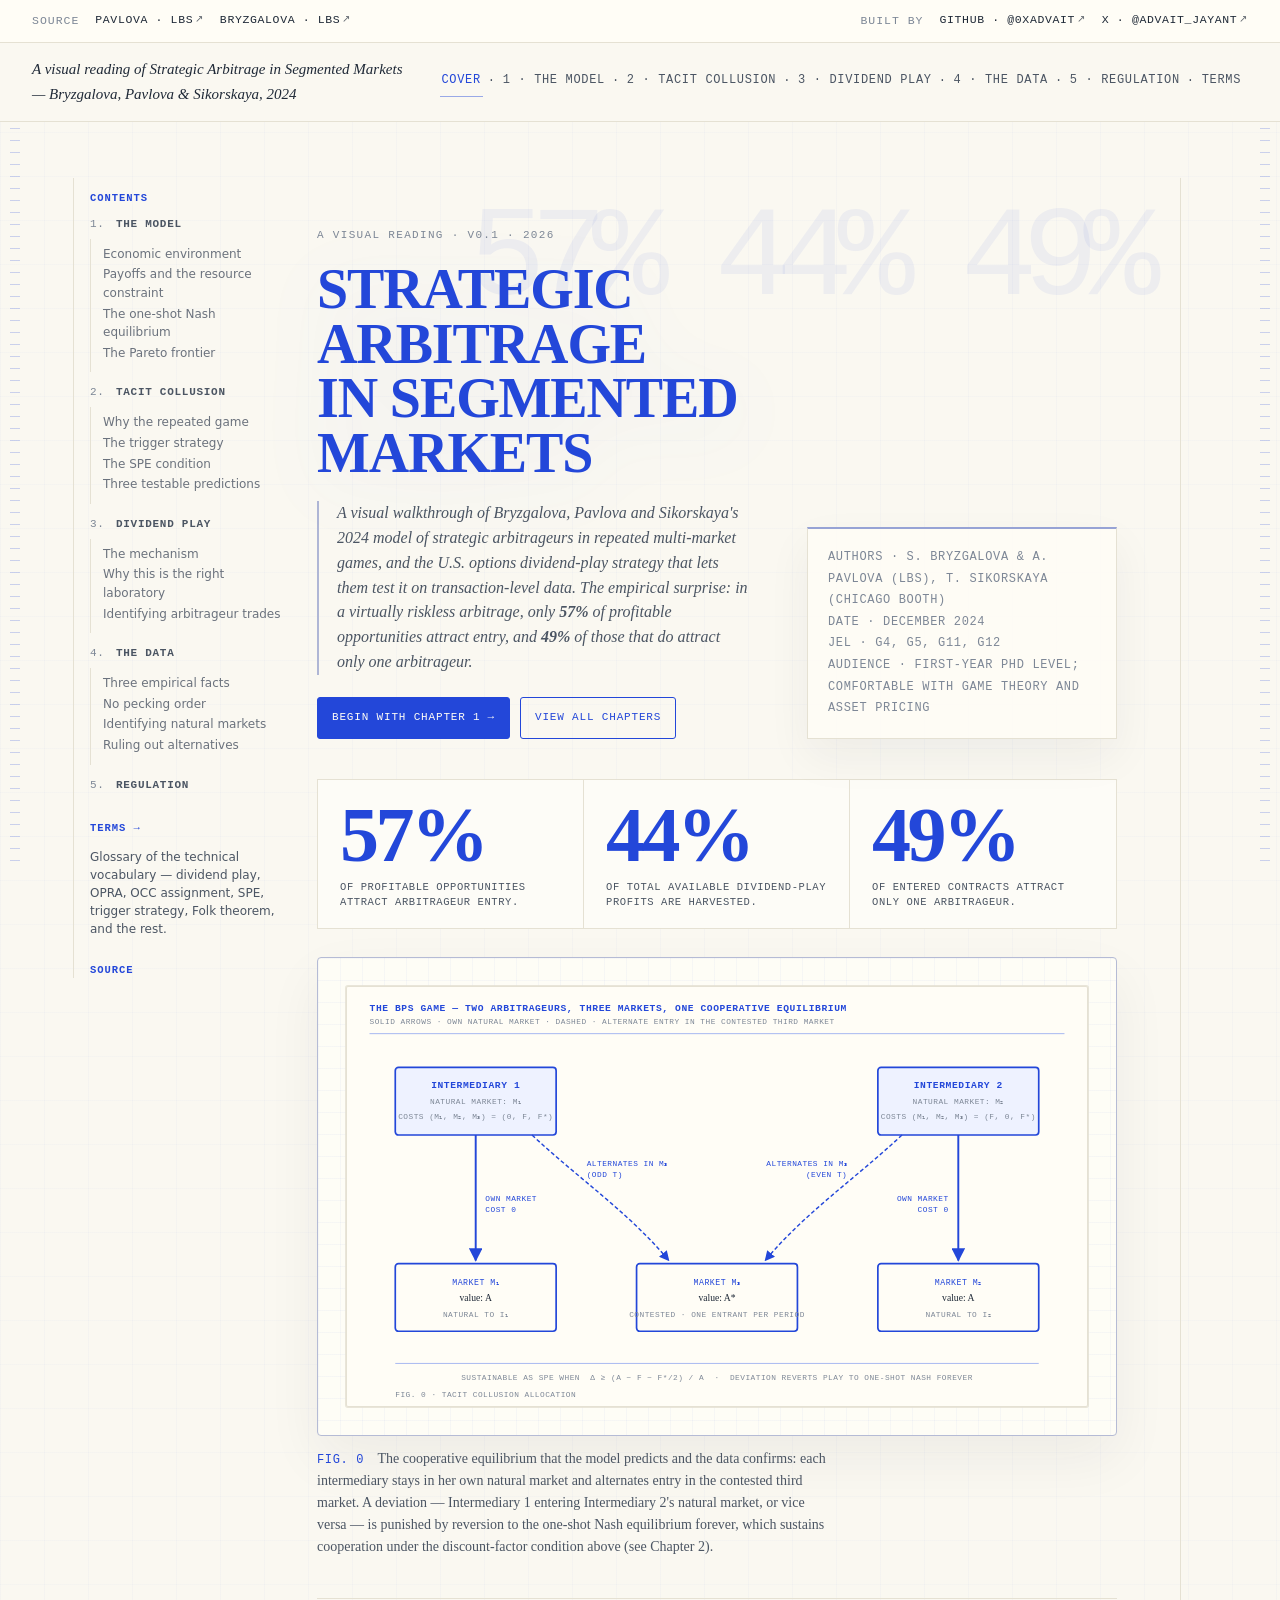
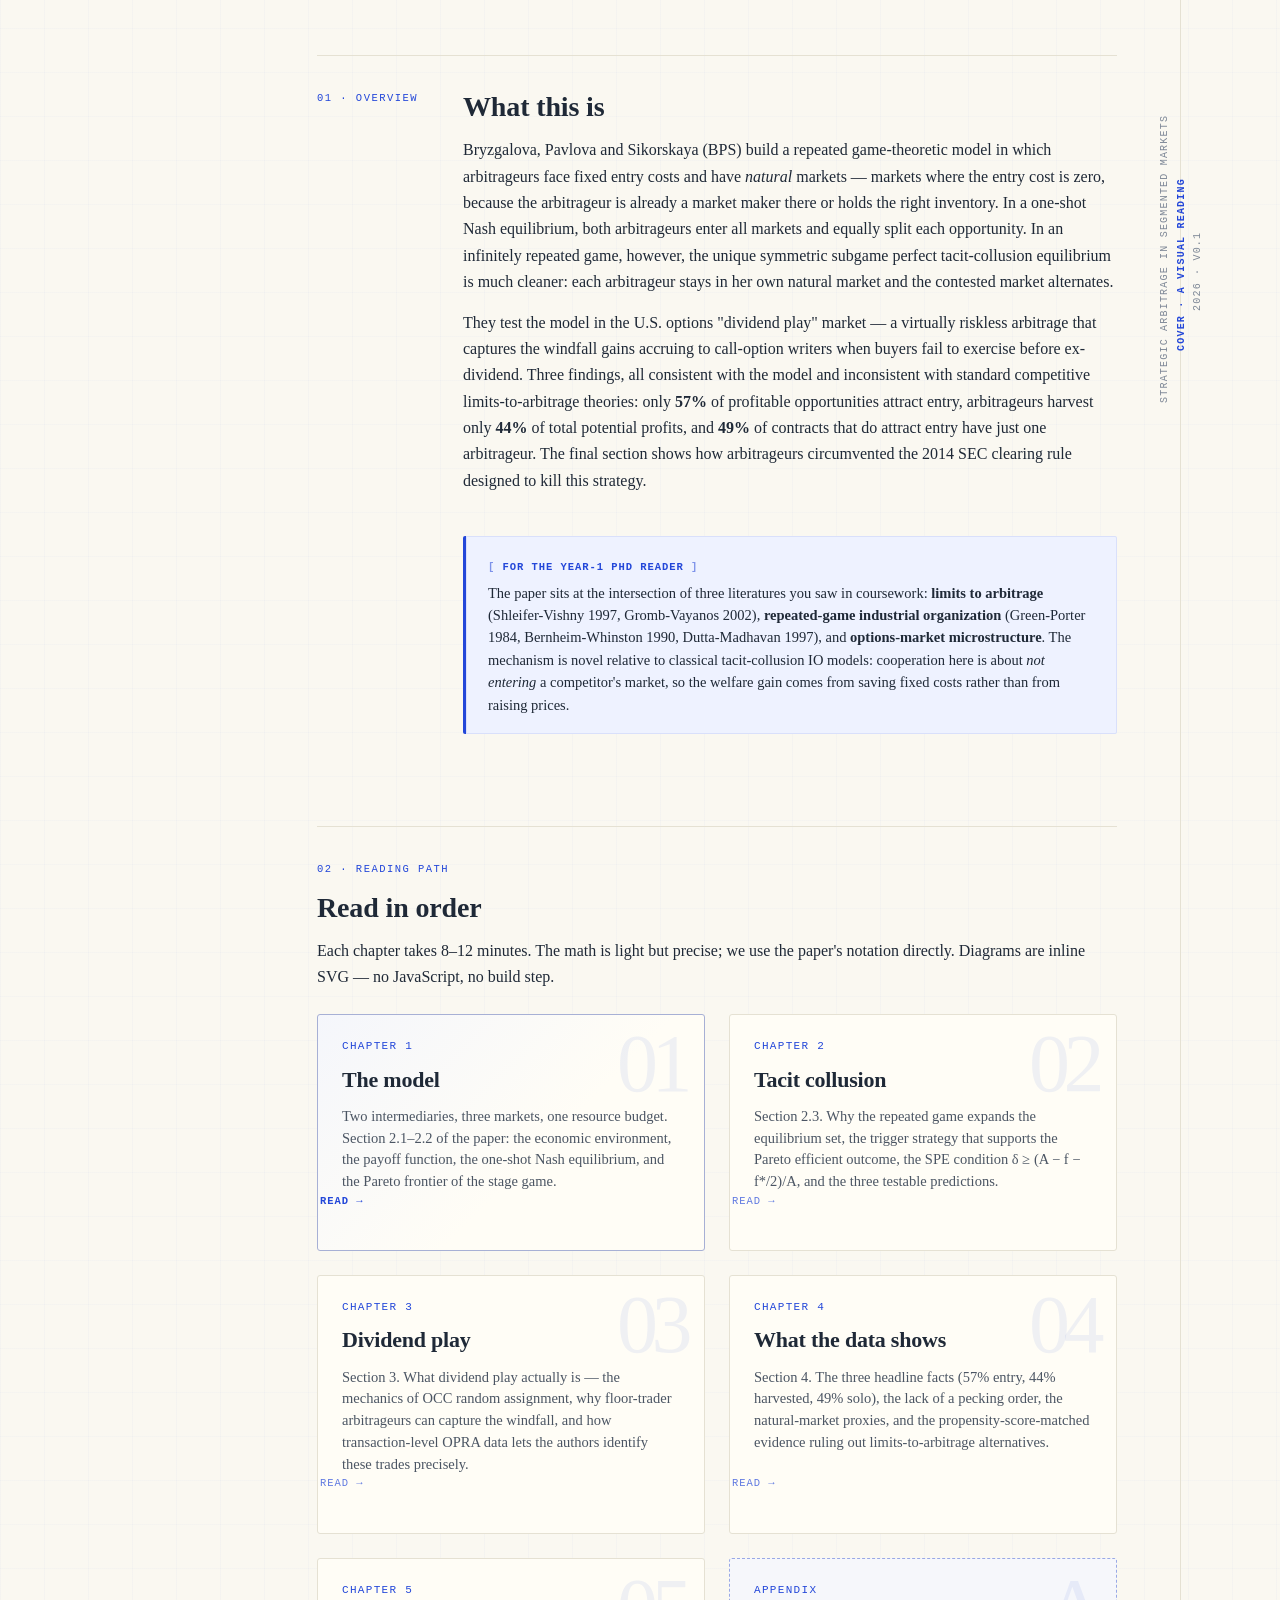
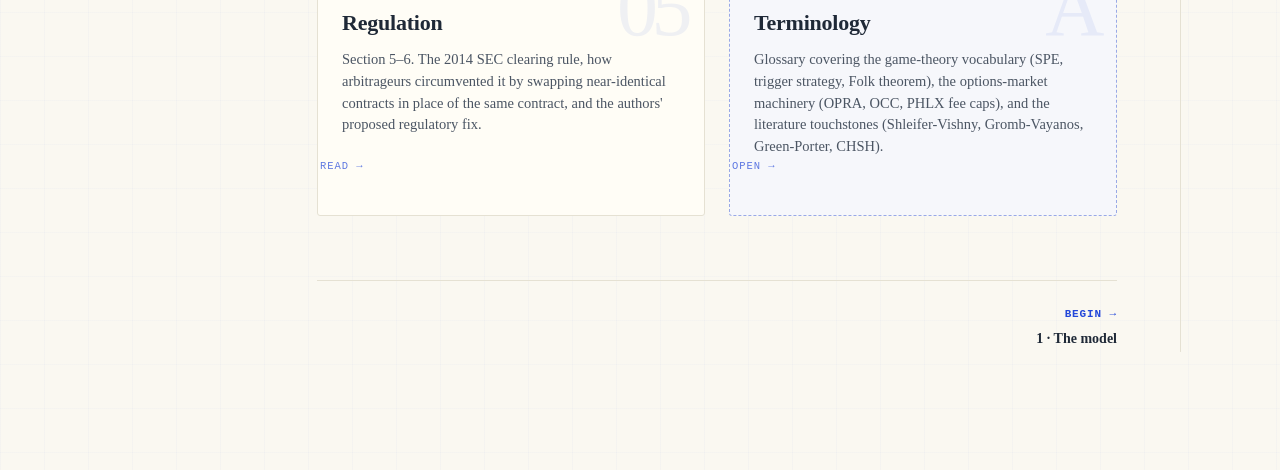
<file: index.html>
<!doctype html>
<html lang="en">
<head>
<meta charset="utf-8" />
<meta name="viewport" content="width=device-width, initial-scale=1" />
<meta name="description" content="A visual walkthrough of Bryzgalova, Pavlova and Sikorskaya’s Strategic Arbitrage in Segmented Markets, with diagrams, glossary, and chapter-by-chapter explanation." />
<title>Strategic Arbitrage in Segmented Markets — A Visual Reading of Bryzgalova, Pavlova & Sikorskaya 2024</title>
<link rel="stylesheet" href="styles.css" />
</head>
<body>
<a class="skip-link" href="#main">Skip to content</a>

<div class="linkbar">
  <div class="group">
    <span class="lbl-tag">Source</span>
    <a href="https://www.london.edu/faculty-and-research/faculty/profiles/p/pavlova-anna" target="_blank" rel="noopener">Pavlova · LBS<span class="arrow">↗</span></a>
    <a href="https://www.london.edu/faculty-and-research/faculty/profiles/b/bryzgalova-svetlana" target="_blank" rel="noopener">Bryzgalova · LBS<span class="arrow">↗</span></a>
  </div>
  <div class="group">
    <span class="lbl-tag">Built by</span>
    <a href="https://github.com/0xadvait" target="_blank" rel="noopener">GitHub · @0xadvait<span class="arrow">↗</span></a>
    <a href="https://x.com/advait_jayant" target="_blank" rel="noopener">X · @advait_jayant<span class="arrow">↗</span></a>
  </div>
</div>

<header class="topbar">
  <div class="brand">A visual reading of <em>Strategic Arbitrage in Segmented Markets</em> — Bryzgalova, Pavlova &amp; Sikorskaya, 2024</div>
  <nav class="crumbs" aria-label="Chapters">
    <a href="index.html" class="current" aria-current="page">Cover</a> ·
    <a href="chapter-1.html">1 · The model</a> ·
    <a href="chapter-2.html">2 · Tacit collusion</a> ·
    <a href="chapter-3.html">3 · Dividend play</a> ·
    <a href="chapter-4.html">4 · The data</a> ·
    <a href="chapter-5.html">5 · Regulation</a> ·
    <a href="terminology.html">Terms</a>
  </nav>
</header>

<main id="main" class="shell">

  <aside class="toc">
    <h3>Contents</h3>
    <ol>
      <li><a href="chapter-1.html">The model</a>
        <ul>
          <li><a href="chapter-1.html#environment">Economic environment</a></li>
          <li><a href="chapter-1.html#payoffs">Payoffs and the resource constraint</a></li>
          <li><a href="chapter-1.html#nash">The one-shot Nash equilibrium</a></li>
          <li><a href="chapter-1.html#pareto">The Pareto frontier</a></li>
        </ul>
      </li>
      <li><a href="chapter-2.html">Tacit collusion</a>
        <ul>
          <li><a href="chapter-2.html#why-repeated">Why the repeated game</a></li>
          <li><a href="chapter-2.html#trigger">The trigger strategy</a></li>
          <li><a href="chapter-2.html#spe">The SPE condition</a></li>
          <li><a href="chapter-2.html#predictions">Three testable predictions</a></li>
        </ul>
      </li>
      <li><a href="chapter-3.html">Dividend play</a>
        <ul>
          <li><a href="chapter-3.html#mechanism">The mechanism</a></li>
          <li><a href="chapter-3.html#why-laboratory">Why this is the right laboratory</a></li>
          <li><a href="chapter-3.html#identification">Identifying arbitrageur trades</a></li>
        </ul>
      </li>
      <li><a href="chapter-4.html">The data</a>
        <ul>
          <li><a href="chapter-4.html#three-facts">Three empirical facts</a></li>
          <li><a href="chapter-4.html#no-pecking">No pecking order</a></li>
          <li><a href="chapter-4.html#natural-markets">Identifying natural markets</a></li>
          <li><a href="chapter-4.html#alternatives">Ruling out alternatives</a></li>
        </ul>
      </li>
      <li><a href="chapter-5.html">Regulation</a></li>
    </ol>
    <h3 style="margin-top:24px;"><a href="terminology.html" style="color:var(--blue);">Terms →</a></h3>
    <p style="font-size:12px; color:var(--ink-soft); line-height:1.5;">
      Glossary of the technical vocabulary — dividend play, OPRA, OCC assignment, SPE, trigger strategy, Folk theorem, and the rest.
    </p>
    <h3 style="margin-top:24px;">Source</h3>
    <p style="font-size:12px; color:var(--ink-soft); line-height:1.5;">
      Bryzgalova, S., Pavlova, A. &amp; Sikorskaya, T. (2024). <em>Strategic Arbitrage in Segmented Markets.</em> Working paper, London Business School &amp; Chicago Booth.
    </p>
  </aside>

  <article class="content">

    <div class="cover">

      <div class="header-block">
        <div>
          <div style="font-family:var(--mono); font-size:11px; letter-spacing:0.12em; color:var(--ink-faint); text-transform:uppercase; margin-bottom:18px;">
            A visual reading · v0.1 · 2026
          </div>
          <h1 class="title">Strategic<br/>Arbitrage<br/>in Segmented<br/>Markets</h1>
          <div class="sub">
            A visual walkthrough of Bryzgalova, Pavlova and Sikorskaya's 2024 model of strategic arbitrageurs in repeated multi-market games, and the U.S. options dividend-play strategy that lets them test it on transaction-level data. The empirical surprise: in a virtually riskless arbitrage, only <strong>57%</strong> of profitable opportunities attract entry, and <strong>49%</strong> of those that do attract only one arbitrageur.
          </div>
          <div class="hero-actions" aria-label="Primary reading actions">
            <a class="button-primary" href="chapter-1.html">Begin with Chapter 1 <span aria-hidden="true">→</span></a>
            <a class="button-secondary" href="#read-order">View all chapters</a>
          </div>
        </div>
        <div class="meta">
          Authors · S. Bryzgalova &amp; A. Pavlova (LBS), T. Sikorskaya (Chicago Booth)<br/>
          Date · December 2024<br/>
          JEL · G4, G5, G11, G12<br/>
          Audience · First-year PhD level; comfortable with game theory and asset pricing
        </div>
      </div>

      <section class="hero-metrics" aria-label="Headline empirical facts">
        <div class="metric-card">
          <div class="metric-value">57%</div>
          <p>of profitable opportunities attract arbitrageur entry.</p>
        </div>
        <div class="metric-card">
          <div class="metric-value">44%</div>
          <p>of total available dividend-play profits are harvested.</p>
        </div>
        <div class="metric-card">
          <div class="metric-value">49%</div>
          <p>of entered contracts attract only one arbitrageur.</p>
        </div>
      </section>

      <!-- HERO: three-market schematic showing the tacit-collusion allocation -->
      <figure class="heroart">
        <div class="figure-canvas" tabindex="0" aria-label="Scrollable diagram">
        <svg class="diag" viewBox="0 0 920 520" xmlns="http://www.w3.org/2000/svg" role="img" aria-labelledby="fig-0-title fig-0-desc">
          <title id="fig-0-title">Tacit-collusion allocation in the BPS three-market game</title>
          <desc id="fig-0-desc">Two intermediaries stay in their own natural markets while alternating entry into a contested third market, with deviations punished by reversion to Nash play.</desc>
          <defs>
            <marker id="cov-arr" viewBox="0 0 10 10" refX="9" refY="5" markerWidth="7" markerHeight="7" orient="auto">
              <path d="M 0 0 L 10 5 L 0 10 z" class="fill"/>
            </marker>
          </defs>

          <text x="28" y="30" class="lbl-big">THE BPS GAME — TWO ARBITRAGEURS, THREE MARKETS, ONE COOPERATIVE EQUILIBRIUM</text>
          <text x="28" y="46" class="lbl-soft">SOLID ARROWS · OWN NATURAL MARKET · DASHED · ALTERNATE ENTRY IN THE CONTESTED THIRD MARKET</text>
          <line x1="28" y1="58" x2="892" y2="58" class="stroke-soft"/>

          <!-- Intermediary 1 (top-left) -->
          <g transform="translate(60,100)">
            <rect x="0" y="0" width="200" height="84" class="stroke-2 fill-soft" rx="4"/>
            <text x="100" y="26" class="lbl-big" text-anchor="middle">INTERMEDIARY 1</text>
            <text x="100" y="46" class="lbl-soft" text-anchor="middle">natural market: M₁</text>
            <text x="100" y="64" class="lbl-soft" text-anchor="middle">costs (M₁, M₂, M₃) = (0, f, f*)</text>
          </g>

          <!-- Intermediary 2 (top-right) -->
          <g transform="translate(660,100)">
            <rect x="0" y="0" width="200" height="84" class="stroke-2 fill-soft" rx="4"/>
            <text x="100" y="26" class="lbl-big" text-anchor="middle">INTERMEDIARY 2</text>
            <text x="100" y="46" class="lbl-soft" text-anchor="middle">natural market: M₂</text>
            <text x="100" y="64" class="lbl-soft" text-anchor="middle">costs (M₁, M₂, M₃) = (f, 0, f*)</text>
          </g>

          <!-- I1 → M1 (own market) — solid arrow straight down -->
          <line x1="160" y1="184" x2="160" y2="340" stroke="#2347d9" stroke-width="2.4" marker-end="url(#cov-arr)"/>
          <text x="172" y="266" class="lbl-soft" style="fill:#2347d9;">own market</text>
          <text x="172" y="280" class="lbl-soft" style="fill:#2347d9;">cost 0</text>

          <!-- I2 → M2 (own market) — solid arrow straight down -->
          <line x1="760" y1="184" x2="760" y2="340" stroke="#2347d9" stroke-width="2.4" marker-end="url(#cov-arr)"/>
          <text x="748" y="266" class="lbl-soft" style="fill:#2347d9;" text-anchor="end">own market</text>
          <text x="748" y="280" class="lbl-soft" style="fill:#2347d9;" text-anchor="end">cost 0</text>

          <!-- I1 → M3 (alternates in odd periods) — curve to LEFT side of M3, never crosses I2 arrow -->
          <path d="M 230 184 C 290 240 350 280 400 340" stroke="#2347d9" stroke-width="1.8" stroke-dasharray="5 3" fill="none" marker-end="url(#cov-arr)"/>
          <text x="298" y="222" class="lbl-soft" style="fill:#2347d9;">alternates in M₃</text>
          <text x="298" y="236" class="lbl-soft" style="fill:#2347d9;">(odd t)</text>

          <!-- I2 → M3 (alternates in even periods) — curve to RIGHT side of M3 -->
          <path d="M 690 184 C 630 240 570 280 520 340" stroke="#2347d9" stroke-width="1.8" stroke-dasharray="5 3" fill="none" marker-end="url(#cov-arr)"/>
          <text x="622" y="222" class="lbl-soft" style="fill:#2347d9;" text-anchor="end">alternates in M₃</text>
          <text x="622" y="236" class="lbl-soft" style="fill:#2347d9;" text-anchor="end">(even t)</text>

          <!-- M1 (bottom-left) -->
          <g transform="translate(60,344)">
            <rect x="0" y="0" width="200" height="84" class="stroke-2" fill="#fffdf6" rx="4"/>
            <text x="100" y="26" class="lbl" text-anchor="middle">MARKET M₁</text>
            <text x="100" y="46" class="body" text-anchor="middle">value: A</text>
            <text x="100" y="66" class="lbl-soft" text-anchor="middle">natural to I₁</text>
          </g>

          <!-- M3 (bottom-centre) -->
          <g transform="translate(360,344)">
            <rect x="0" y="0" width="200" height="84" class="stroke-2" fill="#fffdf6" rx="4"/>
            <text x="100" y="26" class="lbl" text-anchor="middle">MARKET M₃</text>
            <text x="100" y="46" class="body" text-anchor="middle">value: A*</text>
            <text x="100" y="66" class="lbl-soft" text-anchor="middle">contested · one entrant per period</text>
          </g>

          <!-- M2 (bottom-right) -->
          <g transform="translate(660,344)">
            <rect x="0" y="0" width="200" height="84" class="stroke-2" fill="#fffdf6" rx="4"/>
            <text x="100" y="26" class="lbl" text-anchor="middle">MARKET M₂</text>
            <text x="100" y="46" class="body" text-anchor="middle">value: A</text>
            <text x="100" y="66" class="lbl-soft" text-anchor="middle">natural to I₂</text>
          </g>

          <!-- SPE condition strip -->
          <line x1="60" y1="468" x2="860" y2="468" class="stroke-soft"/>
          <text x="460" y="488" class="lbl-soft" text-anchor="middle">SUSTAINABLE AS SPE WHEN&nbsp;&nbsp;δ ≥ (A − f − f*/2) / A&nbsp;&nbsp;·&nbsp;&nbsp;DEVIATION REVERTS PLAY TO ONE-SHOT NASH FOREVER</text>

          <text x="60" y="510" class="lbl-soft">FIG. 0 · TACIT COLLUSION ALLOCATION</text>
        </svg>
        </div>
        <figcaption><span class="figno">FIG. 0</span> The cooperative equilibrium that the model predicts and the data confirms: each intermediary stays in her own natural market and alternates entry in the contested third market. A deviation — Intermediary 1 entering Intermediary 2's natural market, or vice versa — is punished by reversion to the one-shot Nash equilibrium forever, which sustains cooperation under the discount-factor condition above (see Chapter 2).</figcaption>
      </figure>
    </div>

    <section class="essay-section overview-section">
      <div class="section-kicker">01 · Overview</div>
      <h2>What this is</h2>
    <p>
      Bryzgalova, Pavlova and Sikorskaya (BPS) build a repeated game-theoretic model in which arbitrageurs face fixed entry costs and have <em>natural</em> markets — markets where the entry cost is zero, because the arbitrageur is already a market maker there or holds the right inventory. In a one-shot Nash equilibrium, both arbitrageurs enter all markets and equally split each opportunity. In an infinitely repeated game, however, the unique symmetric subgame perfect tacit-collusion equilibrium is much cleaner: each arbitrageur stays in her own natural market and the contested market alternates.
    </p>
    <p>
      They test the model in the U.S. options "dividend play" market — a virtually riskless arbitrage that captures the windfall gains accruing to call-option writers when buyers fail to exercise before ex-dividend. Three findings, all consistent with the model and inconsistent with standard competitive limits-to-arbitrage theories: only <strong>57%</strong> of profitable opportunities attract entry, arbitrageurs harvest only <strong>44%</strong> of total potential profits, and <strong>49%</strong> of contracts that do attract entry have just one arbitrageur. The final section shows how arbitrageurs circumvented the 2014 SEC clearing rule designed to kill this strategy.
    </p>

    <div class="callout">
      <span class="tag">For the year-1 PhD reader</span>
      <p>
        The paper sits at the intersection of three literatures you saw in coursework: <strong>limits to arbitrage</strong> (Shleifer-Vishny 1997, Gromb-Vayanos 2002), <strong>repeated-game industrial organization</strong> (Green-Porter 1984, Bernheim-Whinston 1990, Dutta-Madhavan 1997), and <strong>options-market microstructure</strong>. The mechanism is novel relative to classical tacit-collusion IO models: cooperation here is about <em>not entering</em> a competitor's market, so the welfare gain comes from saving fixed costs rather than from raising prices.
      </p>
    </div>
    </section>

    <section class="essay-section reading-section">
      <div class="section-kicker">02 · Reading path</div>
      <h2 id="read-order">Read in order</h2>
    <p>
      Each chapter takes 8–12 minutes. The math is light but precise; we use the paper's notation directly. Diagrams are inline SVG — no JavaScript, no build step.
    </p>

    <div class="chapters">
      <a class="chapter-card" data-number="01" href="chapter-1.html">
        <div class="num">Chapter 1</div>
        <div class="name">The model</div>
        <div class="blurb">Two intermediaries, three markets, one resource budget. Section 2.1–2.2 of the paper: the economic environment, the payoff function, the one-shot Nash equilibrium, and the Pareto frontier of the stage game.</div>
        <span class="card-arrow" aria-hidden="true">Read →</span>
      </a>
      <a class="chapter-card" data-number="02" href="chapter-2.html">
        <div class="num">Chapter 2</div>
        <div class="name">Tacit collusion</div>
        <div class="blurb">Section 2.3. Why the repeated game expands the equilibrium set, the trigger strategy that supports the Pareto efficient outcome, the SPE condition δ ≥ (A − f − f*/2)/A, and the three testable predictions.</div>
        <span class="card-arrow" aria-hidden="true">Read →</span>
      </a>
      <a class="chapter-card" data-number="03" href="chapter-3.html">
        <div class="num">Chapter 3</div>
        <div class="name">Dividend play</div>
        <div class="blurb">Section 3. What dividend play actually is — the mechanics of OCC random assignment, why floor-trader arbitrageurs can capture the windfall, and how transaction-level OPRA data lets the authors identify these trades precisely.</div>
        <span class="card-arrow" aria-hidden="true">Read →</span>
      </a>
      <a class="chapter-card" data-number="04" href="chapter-4.html">
        <div class="num">Chapter 4</div>
        <div class="name">What the data shows</div>
        <div class="blurb">Section 4. The three headline facts (57% entry, 44% harvested, 49% solo), the lack of a pecking order, the natural-market proxies, and the propensity-score-matched evidence ruling out limits-to-arbitrage alternatives.</div>
        <span class="card-arrow" aria-hidden="true">Read →</span>
      </a>
      <a class="chapter-card" data-number="05" href="chapter-5.html">
        <div class="num">Chapter 5</div>
        <div class="name">Regulation</div>
        <div class="blurb">Section 5–6. The 2014 SEC clearing rule, how arbitrageurs circumvented it by swapping near-identical contracts in place of the same contract, and the authors' proposed regulatory fix.</div>
        <span class="card-arrow" aria-hidden="true">Read →</span>
      </a>
      <a class="chapter-card appendix-card" data-number="A" href="terminology.html">
        <div class="num">Appendix</div>
        <div class="name">Terminology</div>
        <div class="blurb">Glossary covering the game-theory vocabulary (SPE, trigger strategy, Folk theorem), the options-market machinery (OPRA, OCC, PHLX fee caps), and the literature touchstones (Shleifer-Vishny, Gromb-Vayanos, Green-Porter, CHSH).</div>
        <span class="card-arrow" aria-hidden="true">Open →</span>
      </a>
    </div>
    </section>

    <div class="pagenav">
      <span></span>
      <a href="chapter-1.html">Begin →<span class="nm">1 · The model</span></a>
    </div>

  </article>

  <div class="margin-tag">
    <span class="top">STRATEGIC ARBITRAGE IN SEGMENTED MARKETS</span>
    <span class="mid">COVER · A VISUAL READING</span>
    <span class="bot">2026 · v0.1</span>
  </div>

</main>

</body>
</html>
</file>
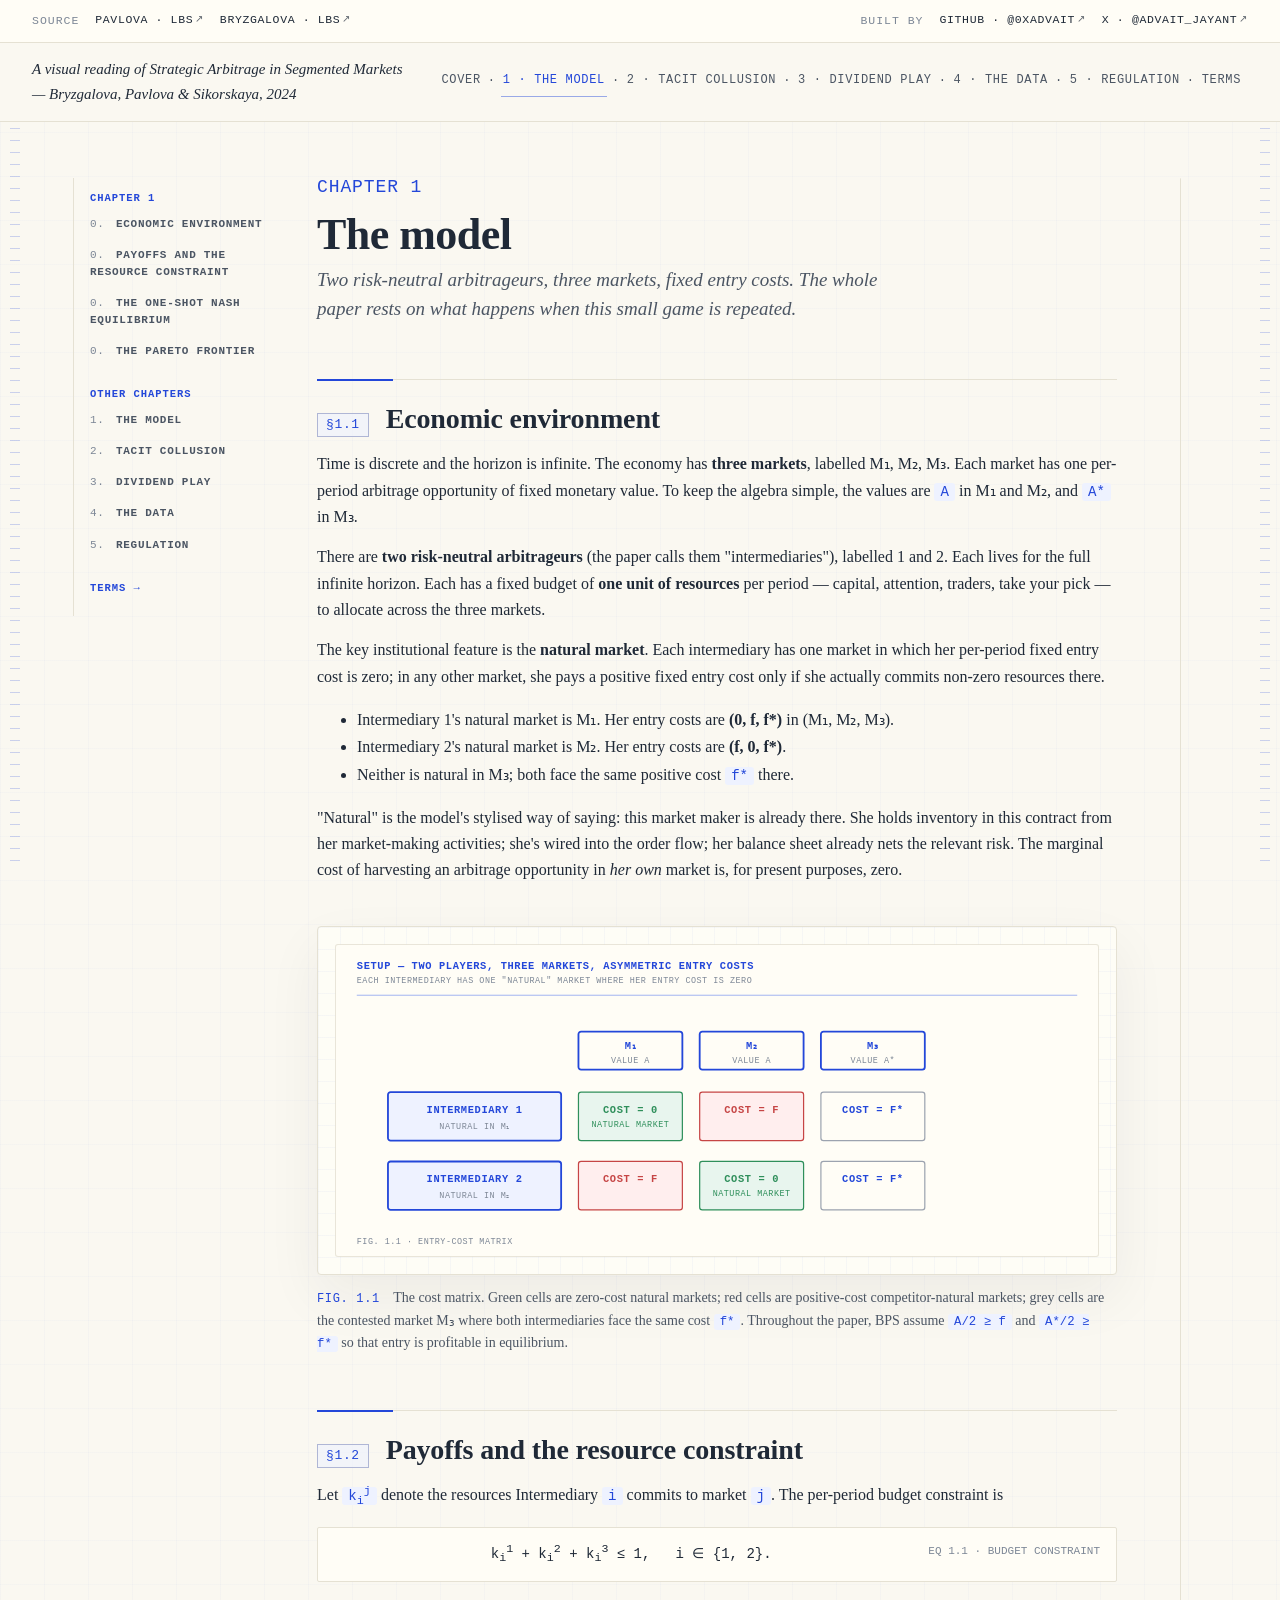
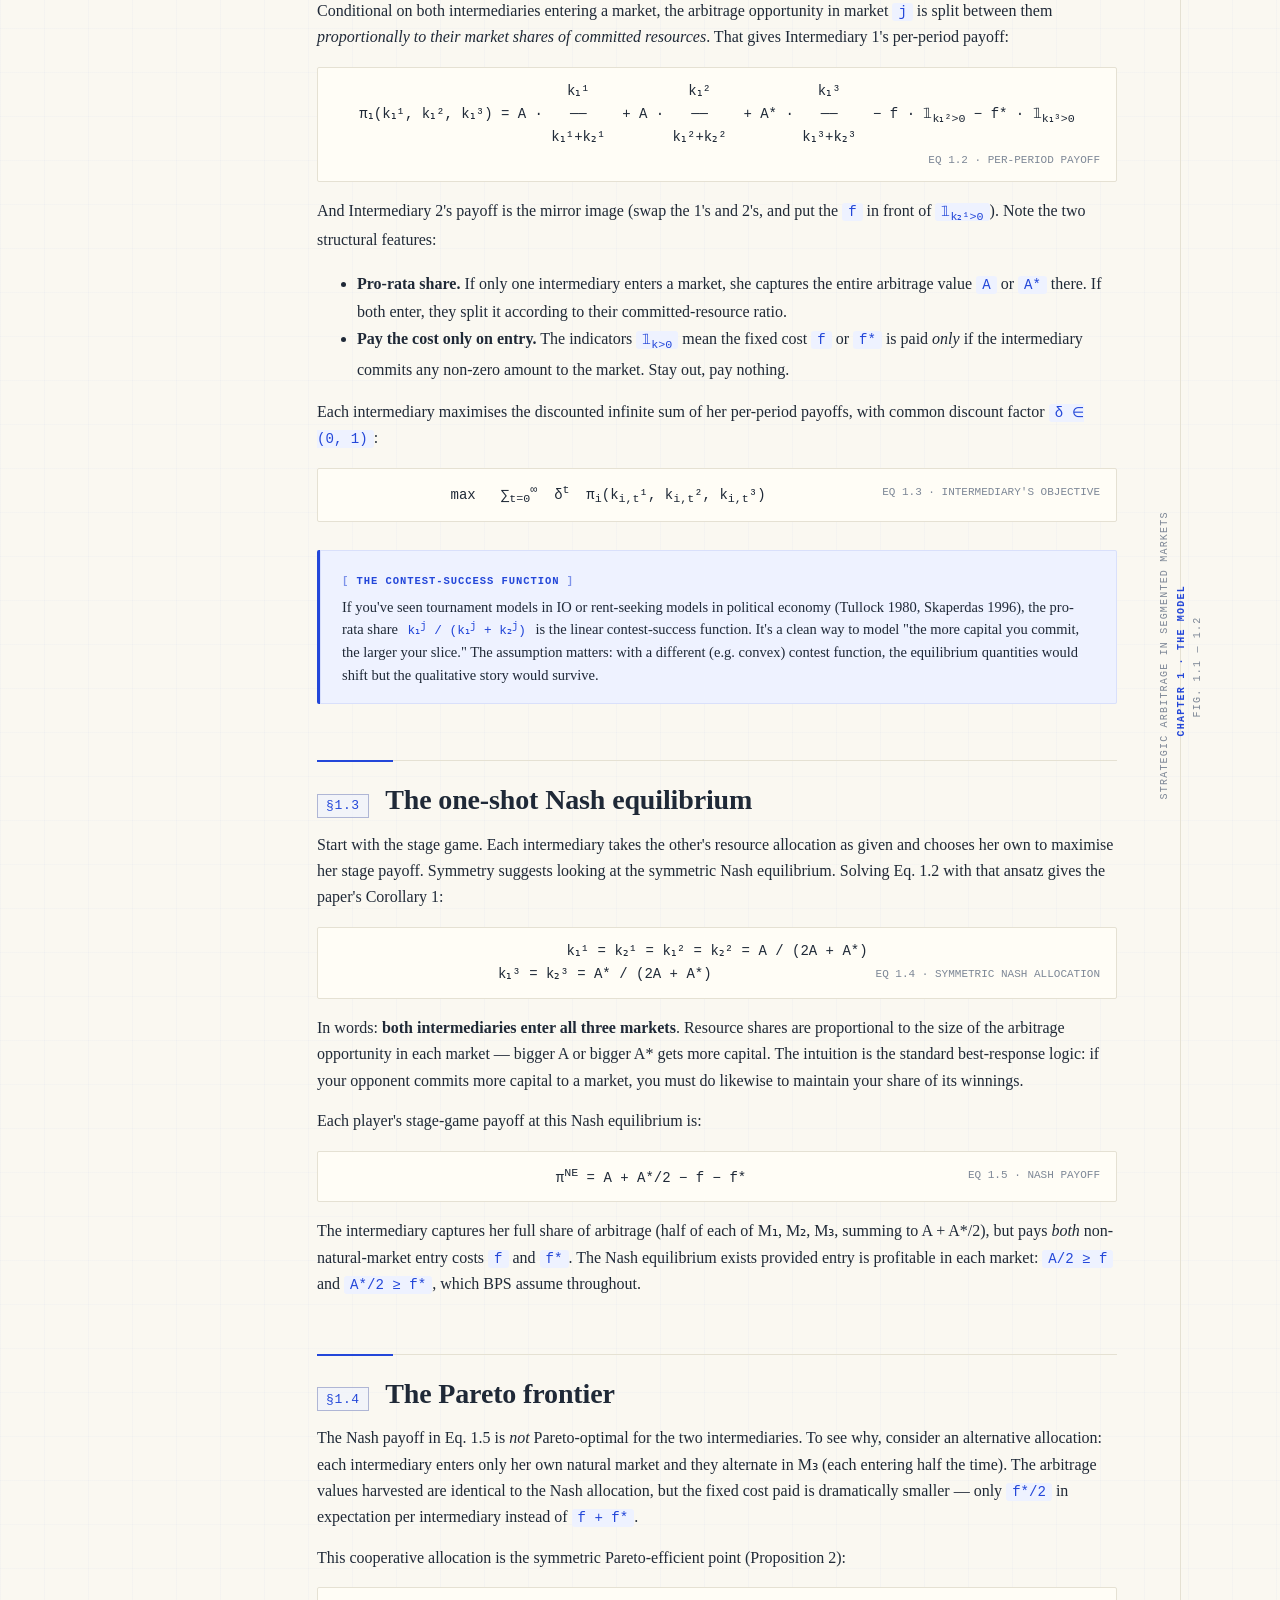
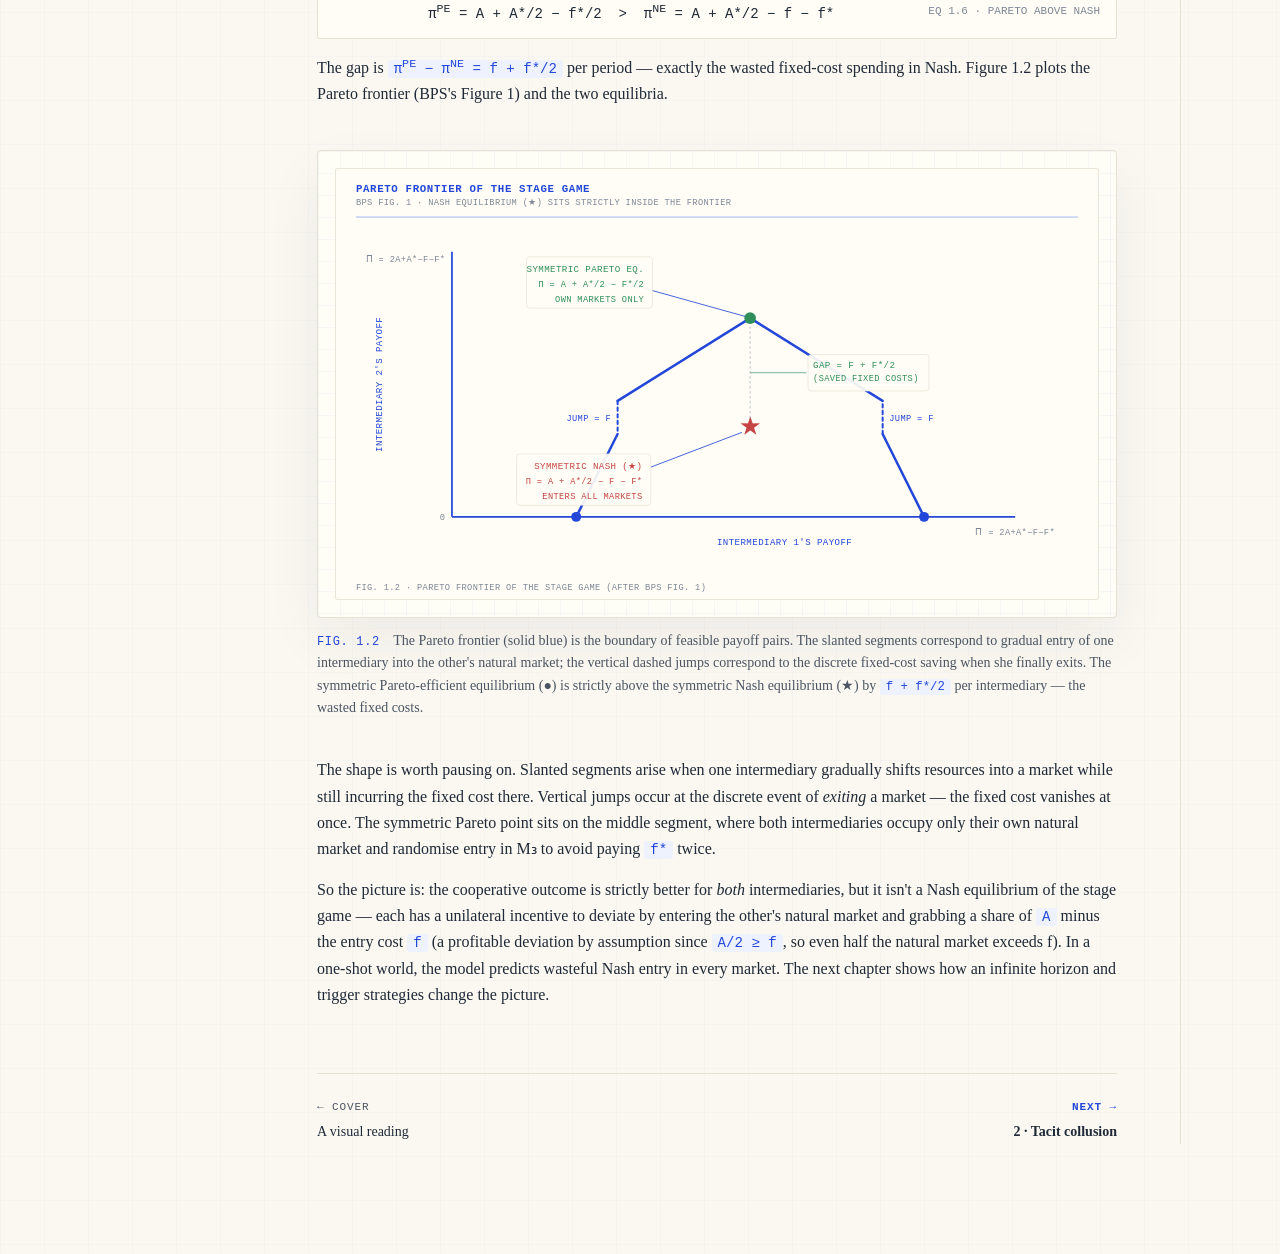
<file: chapter-1.html>
<!doctype html>
<html lang="en">
<head>
<meta charset="utf-8" />
<meta name="viewport" content="width=device-width, initial-scale=1" />
<meta name="description" content="A visual walkthrough of Bryzgalova, Pavlova and Sikorskaya’s Strategic Arbitrage in Segmented Markets, with diagrams, glossary, and chapter-by-chapter explanation." />
<title>1 · The model — A visual reading of Bryzgalova, Pavlova &amp; Sikorskaya 2024</title>
<link rel="stylesheet" href="styles.css" />
</head>
<body>
<a class="skip-link" href="#main">Skip to content</a>

<div class="linkbar">
  <div class="group">
    <span class="lbl-tag">Source</span>
    <a href="https://www.london.edu/faculty-and-research/faculty/profiles/p/pavlova-anna" target="_blank" rel="noopener">Pavlova · LBS<span class="arrow">↗</span></a>
    <a href="https://www.london.edu/faculty-and-research/faculty/profiles/b/bryzgalova-svetlana" target="_blank" rel="noopener">Bryzgalova · LBS<span class="arrow">↗</span></a>
  </div>
  <div class="group">
    <span class="lbl-tag">Built by</span>
    <a href="https://github.com/0xadvait" target="_blank" rel="noopener">GitHub · @0xadvait<span class="arrow">↗</span></a>
    <a href="https://x.com/advait_jayant" target="_blank" rel="noopener">X · @advait_jayant<span class="arrow">↗</span></a>
  </div>
</div>

<header class="topbar">
  <div class="brand">A visual reading of <em>Strategic Arbitrage in Segmented Markets</em> — Bryzgalova, Pavlova &amp; Sikorskaya, 2024</div>
  <nav class="crumbs" aria-label="Chapters">
    <a href="index.html">Cover</a> ·
    <a href="chapter-1.html" class="current" aria-current="page">1 · The model</a> ·
    <a href="chapter-2.html">2 · Tacit collusion</a> ·
    <a href="chapter-3.html">3 · Dividend play</a> ·
    <a href="chapter-4.html">4 · The data</a> ·
    <a href="chapter-5.html">5 · Regulation</a> ·
    <a href="terminology.html">Terms</a>
  </nav>
</header>

<main id="main" class="shell">

  <aside class="toc">
    <h3>Chapter 1</h3>
    <ol style="counter-reset: none;">
      <li style="counter-increment: none;"><a href="#environment">Economic environment</a></li>
      <li style="counter-increment: none;"><a href="#payoffs">Payoffs and the resource constraint</a></li>
      <li style="counter-increment: none;"><a href="#nash">The one-shot Nash equilibrium</a></li>
      <li style="counter-increment: none;"><a href="#pareto">The Pareto frontier</a></li>
    </ol>
    <h3 style="margin-top:24px;">Other chapters</h3>
    <ol>
      <li><a href="chapter-1.html">The model</a></li>
      <li><a href="chapter-2.html">Tacit collusion</a></li>
      <li><a href="chapter-3.html">Dividend play</a></li>
      <li><a href="chapter-4.html">The data</a></li>
      <li><a href="chapter-5.html">Regulation</a></li>
    </ol>
    <h3 style="margin-top:24px;"><a href="terminology.html" style="color:var(--blue);">Terms →</a></h3>
  </aside>

  <article class="content">

    <h1><span class="num">CHAPTER 1</span>The model</h1>
    <p class="deck">
      Two risk-neutral arbitrageurs, three markets, fixed entry costs. The whole paper rests on what happens when this small game is repeated.
    </p>


    <!-- ============== §1.1 ENVIRONMENT ============== -->
    <h2 id="environment"><span class="num">§1.1</span> Economic environment</h2>

    <p>
      Time is discrete and the horizon is infinite. The economy has <strong>three markets</strong>, labelled M₁, M₂, M₃. Each market has one per-period arbitrage opportunity of fixed monetary value. To keep the algebra simple, the values are <span class="math-inline">A</span> in M₁ and M₂, and <span class="math-inline">A*</span> in M₃.
    </p>

    <p>
      There are <strong>two risk-neutral arbitrageurs</strong> (the paper calls them "intermediaries"), labelled 1 and 2. Each lives for the full infinite horizon. Each has a fixed budget of <strong>one unit of resources</strong> per period — capital, attention, traders, take your pick — to allocate across the three markets.
    </p>

    <p>
      The key institutional feature is the <strong>natural market</strong>. Each intermediary has one market in which her per-period fixed entry cost is zero; in any other market, she pays a positive fixed entry cost only if she actually commits non-zero resources there.
    </p>

    <ul style="line-height:1.7;">
      <li>Intermediary 1's natural market is M₁. Her entry costs are <strong>(0, f, f*)</strong> in (M₁, M₂, M₃).</li>
      <li>Intermediary 2's natural market is M₂. Her entry costs are <strong>(f, 0, f*)</strong>.</li>
      <li>Neither is natural in M₃; both face the same positive cost <span class="math-inline">f*</span> there.</li>
    </ul>

    <p>
      "Natural" is the model's stylised way of saying: this market maker is already there. She holds inventory in this contract from her market-making activities; she's wired into the order flow; her balance sheet already nets the relevant risk. The marginal cost of harvesting an arbitrage opportunity in <em>her own</em> market is, for present purposes, zero.
    </p>

    <figure>
        <div class="figure-canvas" tabindex="0" aria-label="Scrollable diagram">
        <svg class="diag" viewBox="0 0 880 360" xmlns="http://www.w3.org/2000/svg" role="img" aria-labelledby="chapter_1-fig-1-1-title chapter_1-fig-1-1-desc">
          <title id="chapter_1-fig-1-1-title">FIG. 1.1</title>
          <desc id="chapter_1-fig-1-1-desc">The cost matrix. Green cells are zero-cost natural markets; red cells are positive-cost competitor-natural markets; grey cells are the contested market M₃ where both intermediaries face the same cost f* . Throughout the paper, BPS assume A/2 ≥ f and A*/2 ≥ f* </desc>
        <text x="24" y="28" class="lbl-big">SETUP — TWO PLAYERS, THREE MARKETS, ASYMMETRIC ENTRY COSTS</text>
        <text x="24" y="44" class="lbl-soft">EACH INTERMEDIARY HAS ONE "NATURAL" MARKET WHERE HER ENTRY COST IS ZERO</text>
        <line x1="24" y1="58" x2="856" y2="58" class="stroke-soft"/>

        <!-- column headers (the three markets) -->
        <g transform="translate(280,100)">
          <rect x="0" y="0" width="120" height="44" class="stroke-2" fill="#eef2ff" rx="3"/>
          <text x="60" y="20" class="lbl-big" text-anchor="middle">M₁</text>
          <text x="60" y="36" class="lbl-soft" text-anchor="middle">value A</text>
        </g>
        <g transform="translate(420,100)">
          <rect x="0" y="0" width="120" height="44" class="stroke-2" fill="#eef2ff" rx="3"/>
          <text x="60" y="20" class="lbl-big" text-anchor="middle">M₂</text>
          <text x="60" y="36" class="lbl-soft" text-anchor="middle">value A</text>
        </g>
        <g transform="translate(560,100)">
          <rect x="0" y="0" width="120" height="44" class="stroke-2" fill="#eef2ff" rx="3"/>
          <text x="60" y="20" class="lbl-big" text-anchor="middle">M₃</text>
          <text x="60" y="36" class="lbl-soft" text-anchor="middle">value A*</text>
        </g>

        <!-- row 1: Intermediary 1 -->
        <g transform="translate(60,170)">
          <rect x="0" y="0" width="200" height="56" class="stroke-2 fill-soft" rx="3"/>
          <text x="100" y="24" class="lbl-big" text-anchor="middle">INTERMEDIARY 1</text>
          <text x="100" y="42" class="lbl-soft" text-anchor="middle">natural in M₁</text>
        </g>
        <!-- I1 costs -->
        <g transform="translate(280,170)">
          <rect x="0" y="0" width="120" height="56" stroke="#2f8f5b" fill="#e8f5ee" stroke-width="1.4" rx="3"/>
          <text x="60" y="24" class="lbl-big" text-anchor="middle" style="fill:#2f8f5b;">cost = 0</text>
          <text x="60" y="40" class="lbl-soft" text-anchor="middle" style="fill:#2f8f5b;">natural market</text>
        </g>
        <g transform="translate(420,170)">
          <rect x="0" y="0" width="120" height="56" stroke="#c64545" fill="#fee" stroke-width="1.4" rx="3"/>
          <text x="60" y="24" class="lbl-big" text-anchor="middle" style="fill:#c64545;">cost = f</text>
        </g>
        <g transform="translate(560,170)">
          <rect x="0" y="0" width="120" height="56" stroke="#9ca3af" fill="#fffdf6" stroke-width="1.4" rx="3"/>
          <text x="60" y="24" class="lbl-big" text-anchor="middle">cost = f*</text>
        </g>

        <!-- row 2: Intermediary 2 -->
        <g transform="translate(60,250)">
          <rect x="0" y="0" width="200" height="56" class="stroke-2 fill-soft" rx="3"/>
          <text x="100" y="24" class="lbl-big" text-anchor="middle">INTERMEDIARY 2</text>
          <text x="100" y="42" class="lbl-soft" text-anchor="middle">natural in M₂</text>
        </g>
        <g transform="translate(280,250)">
          <rect x="0" y="0" width="120" height="56" stroke="#c64545" fill="#fee" stroke-width="1.4" rx="3"/>
          <text x="60" y="24" class="lbl-big" text-anchor="middle" style="fill:#c64545;">cost = f</text>
        </g>
        <g transform="translate(420,250)">
          <rect x="0" y="0" width="120" height="56" stroke="#2f8f5b" fill="#e8f5ee" stroke-width="1.4" rx="3"/>
          <text x="60" y="24" class="lbl-big" text-anchor="middle" style="fill:#2f8f5b;">cost = 0</text>
          <text x="60" y="40" class="lbl-soft" text-anchor="middle" style="fill:#2f8f5b;">natural market</text>
        </g>
        <g transform="translate(560,250)">
          <rect x="0" y="0" width="120" height="56" stroke="#9ca3af" fill="#fffdf6" stroke-width="1.4" rx="3"/>
          <text x="60" y="24" class="lbl-big" text-anchor="middle">cost = f*</text>
        </g>

        <text x="24" y="345" class="lbl-soft">FIG. 1.1 · ENTRY-COST MATRIX</text>
      </svg>
        </div>
      <figcaption><span class="figno">FIG. 1.1</span> The cost matrix. Green cells are zero-cost natural markets; red cells are positive-cost competitor-natural markets; grey cells are the contested market M₃ where both intermediaries face the same cost <span class="math-inline">f*</span>. Throughout the paper, BPS assume <span class="math-inline">A/2 ≥ f</span> and <span class="math-inline">A*/2 ≥ f*</span> so that entry is profitable in equilibrium.</figcaption>
    </figure>


    <!-- ============== §1.2 PAYOFFS ============== -->
    <h2 id="payoffs"><span class="num">§1.2</span> Payoffs and the resource constraint</h2>

    <p>
      Let <span class="math-inline">k<sub>i</sub><sup>j</sup></span> denote the resources Intermediary <span class="math-inline">i</span> commits to market <span class="math-inline">j</span>. The per-period budget constraint is
    </p>

    <div class="eq">
      k<sub>i</sub><sup>1</sup> + k<sub>i</sub><sup>2</sup> + k<sub>i</sub><sup>3</sup> ≤ 1,&nbsp;&nbsp; i ∈ {1, 2}.
      <span class="lbl">EQ 1.1 · BUDGET CONSTRAINT</span>
    </div>

    <p>
      Conditional on both intermediaries entering a market, the arbitrage opportunity in market <span class="math-inline">j</span> is split between them <em>proportionally to their market shares of committed resources</em>. That gives Intermediary 1's per-period payoff:
    </p>

    <div class="eq">
      π₁(k₁¹, k₁², k₁³) = A · <span style="display:inline-block; text-align:center; vertical-align:middle;">k₁¹<br/>──<br/>k₁¹+k₂¹</span>
      &nbsp;+ A · <span style="display:inline-block; text-align:center; vertical-align:middle;">k₁²<br/>──<br/>k₁²+k₂²</span>
      &nbsp;+ A* · <span style="display:inline-block; text-align:center; vertical-align:middle;">k₁³<br/>──<br/>k₁³+k₂³</span>
      &nbsp;− f · 𝟙<sub>k₁²>0</sub> − f* · 𝟙<sub>k₁³>0</sub>
      <span class="lbl">EQ 1.2 · PER-PERIOD PAYOFF</span>
    </div>

    <p>
      And Intermediary 2's payoff is the mirror image (swap the 1's and 2's, and put the <span class="math-inline">f</span> in front of <span class="math-inline">𝟙<sub>k₂¹>0</sub></span>). Note the two structural features:
    </p>

    <ul style="line-height:1.7;">
      <li><strong>Pro-rata share.</strong> If only one intermediary enters a market, she captures the entire arbitrage value <span class="math-inline">A</span> or <span class="math-inline">A*</span> there. If both enter, they split it according to their committed-resource ratio.</li>
      <li><strong>Pay the cost only on entry.</strong> The indicators <span class="math-inline">𝟙<sub>k>0</sub></span> mean the fixed cost <span class="math-inline">f</span> or <span class="math-inline">f*</span> is paid <em>only</em> if the intermediary commits any non-zero amount to the market. Stay out, pay nothing.</li>
    </ul>

    <p>
      Each intermediary maximises the discounted infinite sum of her per-period payoffs, with common discount factor <span class="math-inline">δ ∈ (0, 1)</span>:
    </p>

    <div class="eq">
      max&nbsp;&nbsp; ∑<sub>t=0</sub><sup>∞</sup>&nbsp; δ<sup>t</sup>&nbsp; π<sub>i</sub>(k<sub>i,t</sub>¹, k<sub>i,t</sub>², k<sub>i,t</sub>³)
      <span class="lbl">EQ 1.3 · INTERMEDIARY'S OBJECTIVE</span>
    </div>

    <div class="callout">
      <span class="tag">The contest-success function</span>
      <p>
        If you've seen tournament models in IO or rent-seeking models in political economy (Tullock 1980, Skaperdas 1996), the pro-rata share <span class="math-inline">k₁<sup>j</sup> / (k₁<sup>j</sup> + k₂<sup>j</sup>)</span> is the linear contest-success function. It's a clean way to model "the more capital you commit, the larger your slice." The assumption matters: with a different (e.g. convex) contest function, the equilibrium quantities would shift but the qualitative story would survive.
      </p>
    </div>


    <!-- ============== §1.3 NASH ============== -->
    <h2 id="nash"><span class="num">§1.3</span> The one-shot Nash equilibrium</h2>

    <p>
      Start with the stage game. Each intermediary takes the other's resource allocation as given and chooses her own to maximise her stage payoff. Symmetry suggests looking at the symmetric Nash equilibrium. Solving Eq. 1.2 with that ansatz gives the paper's Corollary 1:
    </p>

    <div class="eq">
      k₁¹ = k₂¹ = k₁² = k₂² = A / (2A + A*) <br/>
      k₁³ = k₂³ = A* / (2A + A*)
      <span class="lbl">EQ 1.4 · SYMMETRIC NASH ALLOCATION</span>
    </div>

    <p>
      In words: <strong>both intermediaries enter all three markets</strong>. Resource shares are proportional to the size of the arbitrage opportunity in each market — bigger A or bigger A* gets more capital. The intuition is the standard best-response logic: if your opponent commits more capital to a market, you must do likewise to maintain your share of its winnings.
    </p>

    <p>
      Each player's stage-game payoff at this Nash equilibrium is:
    </p>

    <div class="eq">
      π<sup>NE</sup> = A + A*/2 − f − f*
      <span class="lbl">EQ 1.5 · NASH PAYOFF</span>
    </div>

    <p>
      The intermediary captures her full share of arbitrage (half of each of M₁, M₂, M₃, summing to A + A*/2), but pays <em>both</em> non-natural-market entry costs <span class="math-inline">f</span> and <span class="math-inline">f*</span>. The Nash equilibrium exists provided entry is profitable in each market: <span class="math-inline">A/2 ≥ f</span> and <span class="math-inline">A*/2 ≥ f*</span>, which BPS assume throughout.
    </p>


    <!-- ============== §1.4 PARETO ============== -->
    <h2 id="pareto"><span class="num">§1.4</span> The Pareto frontier</h2>

    <p>
      The Nash payoff in Eq. 1.5 is <em>not</em> Pareto-optimal for the two intermediaries. To see why, consider an alternative allocation: each intermediary enters only her own natural market and they alternate in M₃ (each entering half the time). The arbitrage values harvested are identical to the Nash allocation, but the fixed cost paid is dramatically smaller — only <span class="math-inline">f*/2</span> in expectation per intermediary instead of <span class="math-inline">f + f*</span>.
    </p>

    <p>
      This cooperative allocation is the symmetric Pareto-efficient point (Proposition 2):
    </p>

    <div class="eq">
      π<sup>PE</sup> = A + A*/2 − f*/2&nbsp; > &nbsp;π<sup>NE</sup> = A + A*/2 − f − f*
      <span class="lbl">EQ 1.6 · PARETO ABOVE NASH</span>
    </div>

    <p>
      The gap is <span class="math-inline">π<sup>PE</sup> − π<sup>NE</sup> = f + f*/2</span> per period — exactly the wasted fixed-cost spending in Nash. Figure 1.2 plots the Pareto frontier (BPS's Figure 1) and the two equilibria.
    </p>

    <figure>
        <div class="figure-canvas" tabindex="0" aria-label="Scrollable diagram">
        <svg class="diag pareto-frontier" viewBox="0 0 920 520" xmlns="http://www.w3.org/2000/svg" aria-labelledby="fig-1-2-title fig-1-2-desc" role="img">
        <title id="fig-1-2-title">Pareto frontier of the stage game</title>
        <desc id="fig-1-2-desc">The Pareto frontier is above the symmetric Nash point by the fixed-cost savings.</desc>
        <text x="24" y="28" class="lbl-big">PARETO FRONTIER OF THE STAGE GAME</text>
        <text x="24" y="44" class="lbl-soft">BPS FIG. 1 · NASH EQUILIBRIUM (★) SITS STRICTLY INSIDE THE FRONTIER</text>
        <line x1="24" y1="58" x2="896" y2="58" class="stroke-soft"/>

        <!-- axes -->
        <line x1="140" y1="420" x2="820" y2="420" class="stroke-2"/>
        <line x1="140" y1="100" x2="140" y2="420" class="stroke-2"/>
        <text x="460" y="454" class="lbl">INTERMEDIARY 1's PAYOFF</text>
        <text x="56" y="260" class="lbl" transform="rotate(-90 56 260)" text-anchor="middle">INTERMEDIARY 2's PAYOFF</text>

        <!-- single-line axis tick labels -->
        <text x="132" y="424" class="lbl-soft" text-anchor="end">0</text>
        <text x="132" y="112" class="lbl-soft" text-anchor="end">π̄ = 2A+A*−f−f*</text>
        <text x="820" y="442" class="lbl-soft" text-anchor="middle">π̄ = 2A+A*−f−f*</text>

        <!-- Pareto frontier — solid blue segments with vertical dashed jumps -->
        <circle cx="710" cy="420" r="6" fill="#2347d9"/>
        <line x1="710" y1="420" x2="660" y2="320" class="frontier"/>
        <line x1="660" y1="320" x2="660" y2="280" class="jump"/>
        <text x="668" y="304" class="lbl-soft" style="fill:#2347d9;">jump = f</text>
        <line x1="660" y1="280" x2="500" y2="180" class="frontier"/>
        <line x1="500" y1="180" x2="340" y2="280" class="frontier"/>
        <line x1="340" y1="280" x2="340" y2="320" class="jump"/>
        <text x="332" y="304" class="lbl-soft" style="fill:#2347d9;" text-anchor="end">jump = f</text>
        <line x1="340" y1="320" x2="290" y2="420" class="frontier"/>
        <circle cx="290" cy="420" r="6" fill="#2347d9"/>

        <!-- key equilibrium points -->
        <circle cx="500" cy="180" r="7" fill="#2f8f5b"/>
        <text x="500" y="320" text-anchor="middle" style="fill:#c64545; font-family:var(--mono); font-size:26px; font-weight:700;">★</text>

        <!-- vertical gap line between Pareto eq and Nash eq -->
        <line x1="500" y1="190" x2="500" y2="304" stroke="#9ca3af" stroke-width="0.8" stroke-dasharray="3 3"/>

        <!-- gap label — with a clean horizontal leader so the label is well clear of the dashed line -->
        <line x1="500" y1="246" x2="568" y2="246" stroke="#2f8f5b" stroke-width="0.8"/>
        <rect x="570" y="224" width="146" height="44" class="note-box"/>
        <text x="576" y="240" class="lbl" style="fill:#2f8f5b;">GAP = f + f*/2</text>
        <text x="576" y="256" class="lbl-soft" style="fill:#2f8f5b;">(saved fixed costs)</text>

        <!-- Pareto annotation — UP-LEFT of the dot, leader to dot -->
        <line x1="494" y1="178" x2="372" y2="144" class="lead"/>
        <rect x="230" y="106" width="152" height="62" class="note-box"/>
        <text x="372" y="124" class="lbl" style="fill:#2f8f5b;" text-anchor="end">SYMMETRIC PARETO EQ.</text>
        <text x="372" y="142" class="lbl-soft" style="fill:#2f8f5b;" text-anchor="end">π = A + A*/2 − f*/2</text>
        <text x="372" y="160" class="lbl-soft" style="fill:#2f8f5b;" text-anchor="end">own markets only</text>

        <!-- Nash annotation — DOWN-LEFT of the star, leader to star, in clear empty space -->
        <line x1="490" y1="318" x2="380" y2="360" class="lead"/>
        <rect x="218" y="344" width="162" height="62" class="note-box"/>
        <text x="370" y="362" class="lbl" style="fill:#c64545;" text-anchor="end">SYMMETRIC NASH (★)</text>
        <text x="370" y="380" class="lbl-soft" style="fill:#c64545;" text-anchor="end">π = A + A*/2 − f − f*</text>
        <text x="370" y="398" class="lbl-soft" style="fill:#c64545;" text-anchor="end">enters all markets</text>

        <text x="24" y="508" class="lbl-soft">FIG. 1.2 · PARETO FRONTIER OF THE STAGE GAME (AFTER BPS FIG. 1)</text>
      </svg>
        </div>
      <figcaption><span class="figno">FIG. 1.2</span> The Pareto frontier (solid blue) is the boundary of feasible payoff pairs. The slanted segments correspond to gradual entry of one intermediary into the other's natural market; the vertical dashed jumps correspond to the discrete fixed-cost saving when she finally exits. The symmetric Pareto-efficient equilibrium (●) is strictly above the symmetric Nash equilibrium (★) by <span class="math-inline">f + f*/2</span> per intermediary — the wasted fixed costs.</figcaption>
    </figure>

    <p>
      The shape is worth pausing on. Slanted segments arise when one intermediary gradually shifts resources into a market while still incurring the fixed cost there. Vertical jumps occur at the discrete event of <em>exiting</em> a market — the fixed cost vanishes at once. The symmetric Pareto point sits on the middle segment, where both intermediaries occupy only their own natural market and randomise entry in M₃ to avoid paying <span class="math-inline">f*</span> twice.
    </p>

    <p>
      So the picture is: the cooperative outcome is strictly better for <em>both</em> intermediaries, but it isn't a Nash equilibrium of the stage game — each has a unilateral incentive to deviate by entering the other's natural market and grabbing a share of <span class="math-inline">A</span> minus the entry cost <span class="math-inline">f</span> (a profitable deviation by assumption since <span class="math-inline">A/2 ≥ f</span>, so even half the natural market exceeds f). In a one-shot world, the model predicts wasteful Nash entry in every market. The next chapter shows how an infinite horizon and trigger strategies change the picture.
    </p>


    <div class="pagenav">
      <a href="index.html">← Cover<span class="nm">A visual reading</span></a>
      <a href="chapter-2.html">Next →<span class="nm">2 · Tacit collusion</span></a>
    </div>

  </article>

  <div class="margin-tag">
    <span class="top">STRATEGIC ARBITRAGE IN SEGMENTED MARKETS</span>
    <span class="mid">CHAPTER 1 · THE MODEL</span>
    <span class="bot">FIG. 1.1 — 1.2</span>
  </div>

</main>

</body>
</html>
</file>
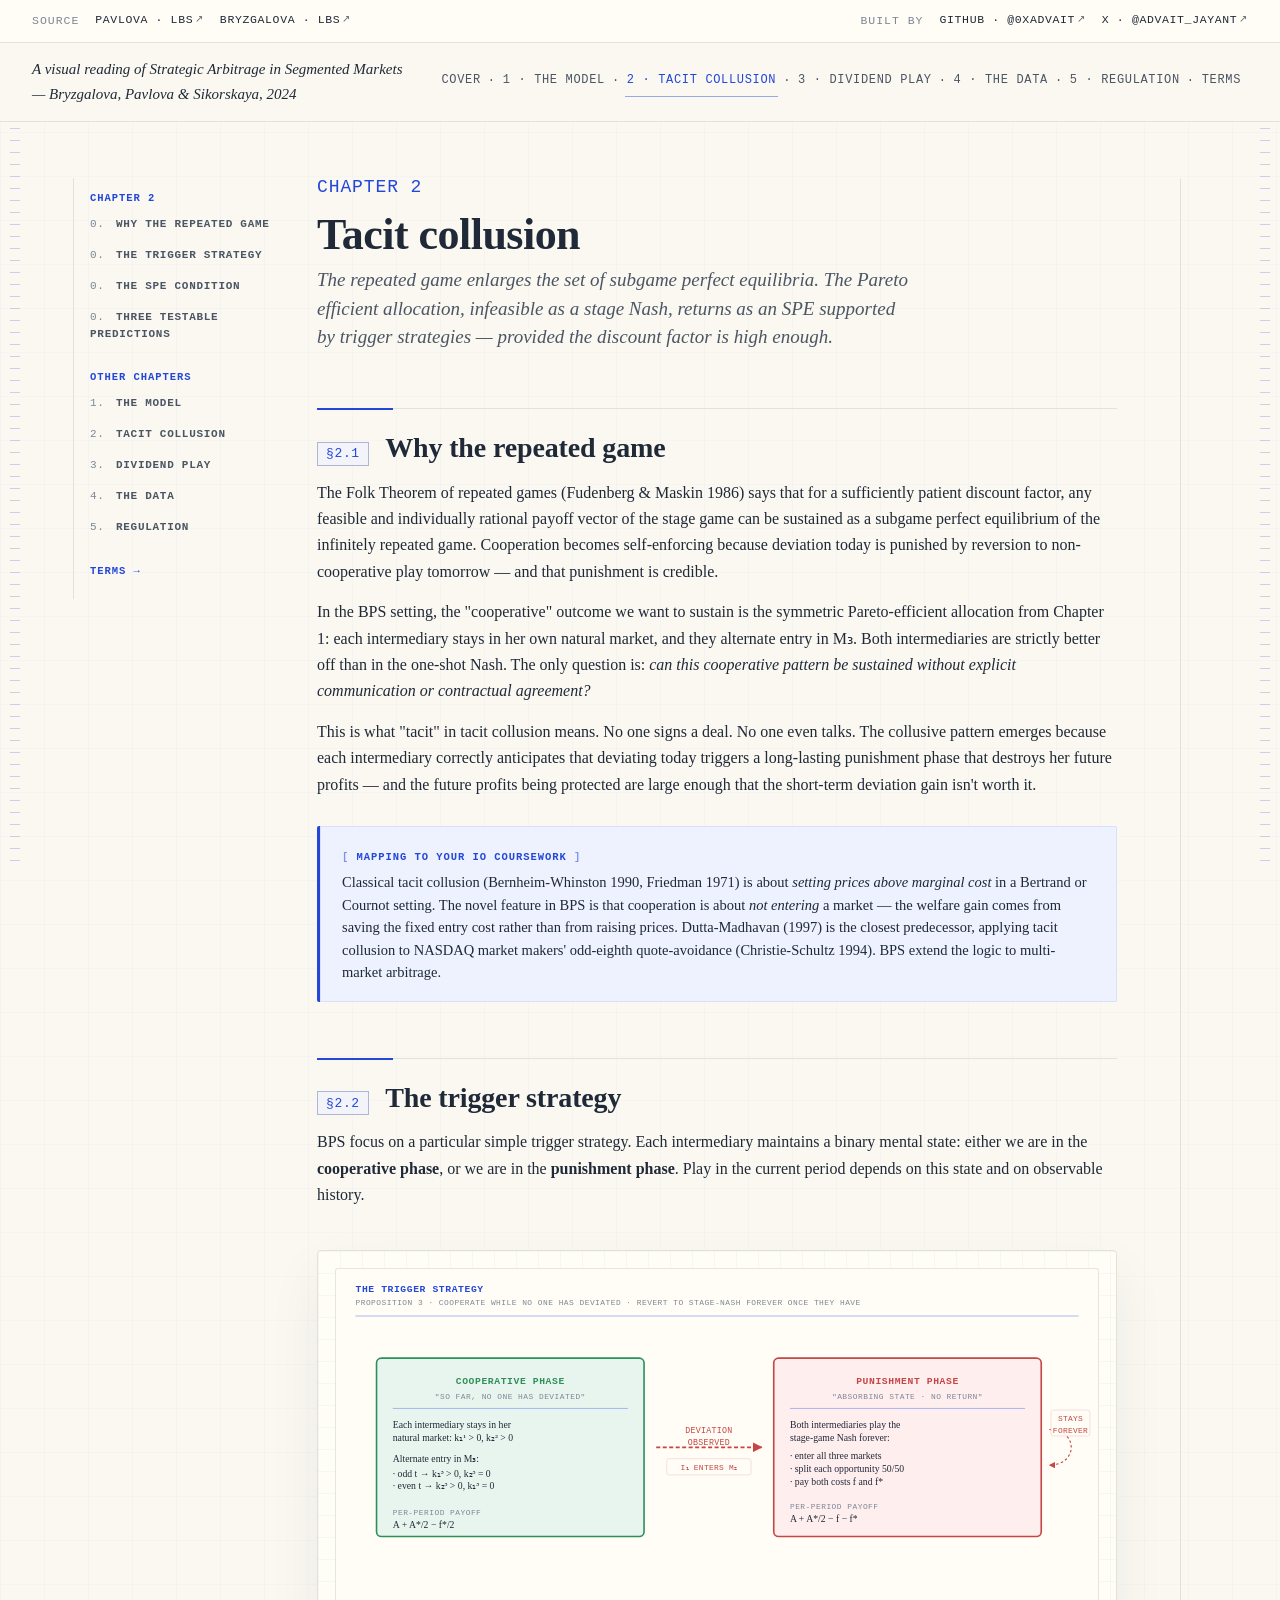
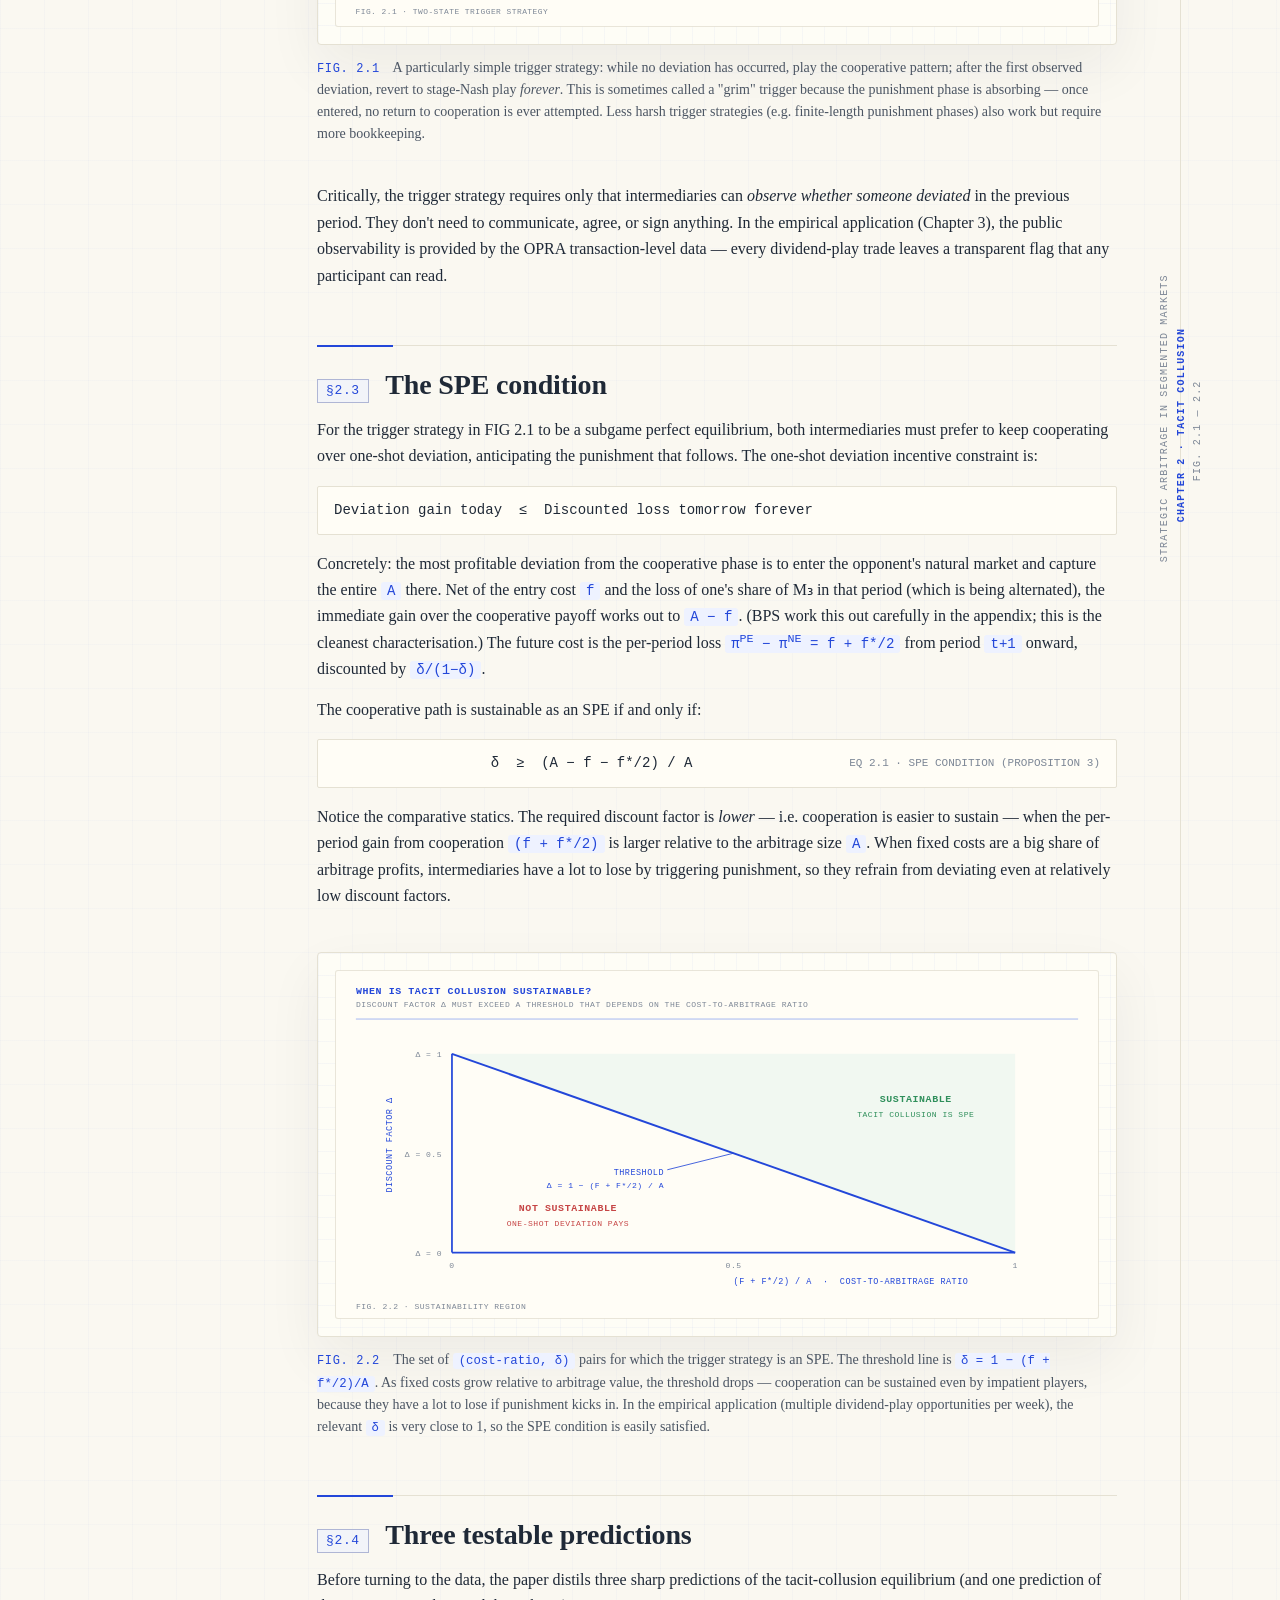
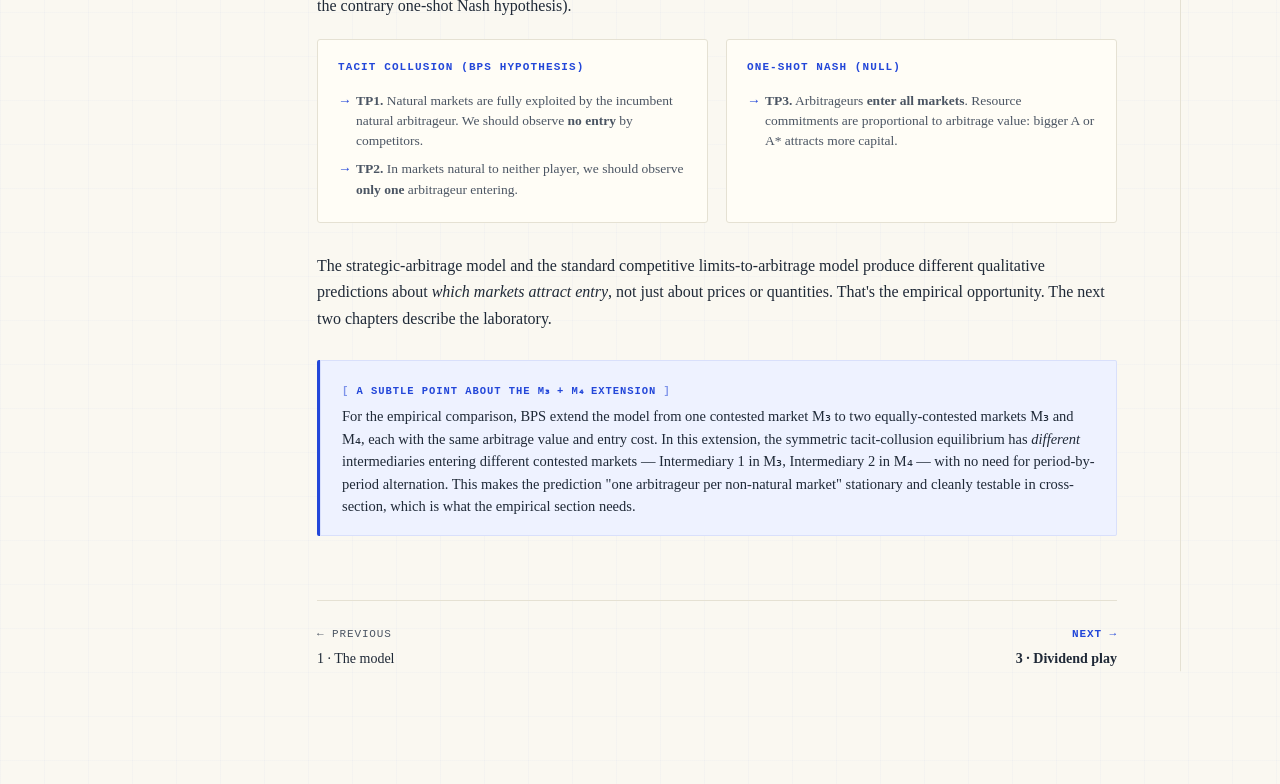
<file: chapter-2.html>
<!doctype html>
<html lang="en">
<head>
<meta charset="utf-8" />
<meta name="viewport" content="width=device-width, initial-scale=1" />
<meta name="description" content="A visual walkthrough of Bryzgalova, Pavlova and Sikorskaya’s Strategic Arbitrage in Segmented Markets, with diagrams, glossary, and chapter-by-chapter explanation." />
<title>2 · Tacit collusion — A visual reading of Bryzgalova, Pavlova &amp; Sikorskaya 2024</title>
<link rel="stylesheet" href="styles.css" />
</head>
<body>
<a class="skip-link" href="#main">Skip to content</a>

<div class="linkbar">
  <div class="group">
    <span class="lbl-tag">Source</span>
    <a href="https://www.london.edu/faculty-and-research/faculty/profiles/p/pavlova-anna" target="_blank" rel="noopener">Pavlova · LBS<span class="arrow">↗</span></a>
    <a href="https://www.london.edu/faculty-and-research/faculty/profiles/b/bryzgalova-svetlana" target="_blank" rel="noopener">Bryzgalova · LBS<span class="arrow">↗</span></a>
  </div>
  <div class="group">
    <span class="lbl-tag">Built by</span>
    <a href="https://github.com/0xadvait" target="_blank" rel="noopener">GitHub · @0xadvait<span class="arrow">↗</span></a>
    <a href="https://x.com/advait_jayant" target="_blank" rel="noopener">X · @advait_jayant<span class="arrow">↗</span></a>
  </div>
</div>

<header class="topbar">
  <div class="brand">A visual reading of <em>Strategic Arbitrage in Segmented Markets</em> — Bryzgalova, Pavlova &amp; Sikorskaya, 2024</div>
  <nav class="crumbs" aria-label="Chapters">
    <a href="index.html">Cover</a> ·
    <a href="chapter-1.html">1 · The model</a> ·
    <a href="chapter-2.html" class="current" aria-current="page">2 · Tacit collusion</a> ·
    <a href="chapter-3.html">3 · Dividend play</a> ·
    <a href="chapter-4.html">4 · The data</a> ·
    <a href="chapter-5.html">5 · Regulation</a> ·
    <a href="terminology.html">Terms</a>
  </nav>
</header>

<main id="main" class="shell">

  <aside class="toc">
    <h3>Chapter 2</h3>
    <ol style="counter-reset: none;">
      <li style="counter-increment: none;"><a href="#why-repeated">Why the repeated game</a></li>
      <li style="counter-increment: none;"><a href="#trigger">The trigger strategy</a></li>
      <li style="counter-increment: none;"><a href="#spe">The SPE condition</a></li>
      <li style="counter-increment: none;"><a href="#predictions">Three testable predictions</a></li>
    </ol>
    <h3 style="margin-top:24px;">Other chapters</h3>
    <ol>
      <li><a href="chapter-1.html">The model</a></li>
      <li><a href="chapter-2.html">Tacit collusion</a></li>
      <li><a href="chapter-3.html">Dividend play</a></li>
      <li><a href="chapter-4.html">The data</a></li>
      <li><a href="chapter-5.html">Regulation</a></li>
    </ol>
    <h3 style="margin-top:24px;"><a href="terminology.html" style="color:var(--blue);">Terms →</a></h3>
  </aside>

  <article class="content">

    <h1><span class="num">CHAPTER 2</span>Tacit collusion</h1>
    <p class="deck">
      The repeated game enlarges the set of subgame perfect equilibria. The Pareto efficient allocation, infeasible as a stage Nash, returns as an SPE supported by trigger strategies — provided the discount factor is high enough.
    </p>


    <!-- ============== §2.1 WHY REPEATED ============== -->
    <h2 id="why-repeated"><span class="num">§2.1</span> Why the repeated game</h2>

    <p>
      The Folk Theorem of repeated games (Fudenberg &amp; Maskin 1986) says that for a sufficiently patient discount factor, any feasible and individually rational payoff vector of the stage game can be sustained as a subgame perfect equilibrium of the infinitely repeated game. Cooperation becomes self-enforcing because deviation today is punished by reversion to non-cooperative play tomorrow — and that punishment is credible.
    </p>

    <p>
      In the BPS setting, the "cooperative" outcome we want to sustain is the symmetric Pareto-efficient allocation from Chapter 1: each intermediary stays in her own natural market, and they alternate entry in M₃. Both intermediaries are strictly better off than in the one-shot Nash. The only question is: <em>can this cooperative pattern be sustained without explicit communication or contractual agreement?</em>
    </p>

    <p>
      This is what "tacit" in tacit collusion means. No one signs a deal. No one even talks. The collusive pattern emerges because each intermediary correctly anticipates that deviating today triggers a long-lasting punishment phase that destroys her future profits — and the future profits being protected are large enough that the short-term deviation gain isn't worth it.
    </p>

    <div class="callout">
      <span class="tag">Mapping to your IO coursework</span>
      <p>
        Classical tacit collusion (Bernheim-Whinston 1990, Friedman 1971) is about <em>setting prices above marginal cost</em> in a Bertrand or Cournot setting. The novel feature in BPS is that cooperation is about <em>not entering</em> a market — the welfare gain comes from saving the fixed entry cost rather than from raising prices. Dutta-Madhavan (1997) is the closest predecessor, applying tacit collusion to NASDAQ market makers' odd-eighth quote-avoidance (Christie-Schultz 1994). BPS extend the logic to multi-market arbitrage.
      </p>
    </div>


    <!-- ============== §2.2 TRIGGER STRATEGY ============== -->
    <h2 id="trigger"><span class="num">§2.2</span> The trigger strategy</h2>

    <p>
      BPS focus on a particular simple trigger strategy. Each intermediary maintains a binary mental state: either we are in the <strong>cooperative phase</strong>, or we are in the <strong>punishment phase</strong>. Play in the current period depends on this state and on observable history.
    </p>

    <figure>
        <div class="figure-canvas" tabindex="0" aria-label="Scrollable diagram">
        <svg class="diag trigger-strategy" viewBox="0 0 940 440" xmlns="http://www.w3.org/2000/svg" role="img" aria-labelledby="fig-2-1-title fig-2-1-desc">
        <title id="fig-2-1-title">Two-state trigger strategy</title>
        <desc id="fig-2-1-desc">The cooperative phase continues until a deviation is observed, after which the game moves permanently to the punishment phase.</desc>
        <defs>
          <marker id="ch2f1-arr" viewBox="0 0 10 10" refX="9" refY="5" markerWidth="6" markerHeight="6" orient="auto">
            <path d="M 0 0 L 10 5 L 0 10 z" class="fill"/>
          </marker>
          <marker id="ch2f1-arr-red" viewBox="0 0 10 10" refX="9" refY="5" markerWidth="6" markerHeight="6" orient="auto">
            <path d="M 0 0 L 10 5 L 0 10 z" fill="#c64545"/>
          </marker>
          <marker id="ch2f1-arr-loop" viewBox="0 0 10 10" refX="9" refY="5" markerWidth="6" markerHeight="6" orient="auto">
            <path d="M 0 0 L 10 5 L 0 10 z" fill="#c64545"/>
          </marker>
        </defs>

        <text x="24" y="28" class="lbl-big">THE TRIGGER STRATEGY</text>
        <text x="24" y="44" class="lbl-soft">PROPOSITION 3 · COOPERATE WHILE NO ONE HAS DEVIATED · REVERT TO STAGE-NASH FOREVER ONCE THEY HAVE</text>
        <line x1="24" y1="58" x2="916" y2="58" class="stroke-soft"/>

        <!-- Cooperative phase box -->
        <g transform="translate(50,110)">
          <rect x="0" y="0" width="330" height="220" stroke="#2f8f5b" fill="#e8f5ee" stroke-width="2" rx="6"/>
          <text x="165" y="32" class="lbl-big" text-anchor="middle" style="fill:#2f8f5b;">COOPERATIVE PHASE</text>
          <text x="165" y="50" class="lbl-soft" text-anchor="middle">"so far, no one has deviated"</text>
          <line x1="20" y1="62" x2="310" y2="62" class="stroke-soft"/>
          <text x="20" y="86" class="body">Each intermediary stays in her</text>
          <text x="20" y="102" class="body">natural market: k₁¹ &gt; 0, k₂² &gt; 0</text>
          <text x="20" y="128" class="body">Alternate entry in M₃:</text>
          <text x="20" y="146" class="body">  · odd t → k₁³ &gt; 0, k₂³ = 0</text>
          <text x="20" y="162" class="body">  · even t → k₂³ &gt; 0, k₁³ = 0</text>
          <text x="20" y="194" class="lbl-soft">PER-PERIOD PAYOFF</text>
          <text x="20" y="210" class="body">A + A*/2 − f*/2</text>
        </g>

        <!-- Transition arrow -->
        <line x1="395" y1="220" x2="525" y2="220" class="transition-arrow" marker-end="url(#ch2f1-arr-red)"/>
        <text x="460" y="202" class="lbl transition-label" text-anchor="middle">DEVIATION</text>
        <text x="460" y="217" class="lbl transition-label" text-anchor="middle">OBSERVED</text>
        <rect x="408" y="234" width="104" height="20" class="trigger-note"/>
        <text x="460" y="248" class="lbl-soft transition-label" text-anchor="middle">I₁ enters M₂</text>

        <!-- Punishment phase box -->
        <g transform="translate(540,110)">
          <rect x="0" y="0" width="330" height="220" stroke="#c64545" fill="#fee" stroke-width="2" rx="6"/>
          <text x="165" y="32" class="lbl-big" text-anchor="middle" style="fill:#c64545;">PUNISHMENT PHASE</text>
          <text x="165" y="50" class="lbl-soft" text-anchor="middle">"absorbing state · no return"</text>
          <line x1="20" y1="62" x2="310" y2="62" class="stroke-soft"/>
          <text x="20" y="86" class="body">Both intermediaries play the</text>
          <text x="20" y="102" class="body">stage-game Nash forever:</text>
          <text x="20" y="124" class="body">  · enter all three markets</text>
          <text x="20" y="140" class="body">  · split each opportunity 50/50</text>
          <text x="20" y="156" class="body">  · pay both costs f and f*</text>
          <text x="20" y="186" class="lbl-soft">PER-PERIOD PAYOFF</text>
          <text x="20" y="202" class="body">A + A*/2 − f − f*</text>
        </g>

        <!-- Punishment self-loop — keep the label outside the loop path. -->
        <path d="M 880 198 C 916 198 916 242 880 242" class="punishment-loop" marker-end="url(#ch2f1-arr-loop)"/>
        <rect x="882" y="174" width="48" height="32" class="trigger-note"/>
        <text x="906" y="188" class="lbl-soft transition-label" text-anchor="middle">stays</text>
        <text x="906" y="202" class="lbl-soft transition-label" text-anchor="middle">forever</text>

        <text x="24" y="425" class="lbl-soft">FIG. 2.1 · TWO-STATE TRIGGER STRATEGY</text>
      </svg>
        </div>
      <figcaption><span class="figno">FIG. 2.1</span> A particularly simple trigger strategy: while no deviation has occurred, play the cooperative pattern; after the first observed deviation, revert to stage-Nash play <em>forever</em>. This is sometimes called a "grim" trigger because the punishment phase is absorbing — once entered, no return to cooperation is ever attempted. Less harsh trigger strategies (e.g. finite-length punishment phases) also work but require more bookkeeping.</figcaption>
    </figure>

    <p>
      Critically, the trigger strategy requires only that intermediaries can <em>observe whether someone deviated</em> in the previous period. They don't need to communicate, agree, or sign anything. In the empirical application (Chapter 3), the public observability is provided by the OPRA transaction-level data — every dividend-play trade leaves a transparent flag that any participant can read.
    </p>


    <!-- ============== §2.3 SPE CONDITION ============== -->
    <h2 id="spe"><span class="num">§2.3</span> The SPE condition</h2>

    <p>
      For the trigger strategy in FIG 2.1 to be a subgame perfect equilibrium, both intermediaries must prefer to keep cooperating over one-shot deviation, anticipating the punishment that follows. The one-shot deviation incentive constraint is:
    </p>

    <div class="eq" style="text-align:left;">
      Deviation gain today &nbsp;≤&nbsp; Discounted loss tomorrow forever
    </div>

    <p>
      Concretely: the most profitable deviation from the cooperative phase is to enter the opponent's natural market and capture the entire <span class="math-inline">A</span> there. Net of the entry cost <span class="math-inline">f</span> and the loss of one's share of M₃ in that period (which is being alternated), the immediate gain over the cooperative payoff works out to <span class="math-inline">A − f</span>. (BPS work this out carefully in the appendix; this is the cleanest characterisation.) The future cost is the per-period loss <span class="math-inline">π<sup>PE</sup> − π<sup>NE</sup> = f + f*/2</span> from period <span class="math-inline">t+1</span> onward, discounted by <span class="math-inline">δ/(1−δ)</span>.
    </p>

    <p>
      The cooperative path is sustainable as an SPE if and only if:
    </p>

    <div class="eq">
      δ &nbsp;≥&nbsp; (A − f − f*/2) / A
      <span class="lbl">EQ 2.1 · SPE CONDITION (PROPOSITION 3)</span>
    </div>

    <p>
      Notice the comparative statics. The required discount factor is <em>lower</em> — i.e. cooperation is easier to sustain — when the per-period gain from cooperation <span class="math-inline">(f + f*/2)</span> is larger relative to the arbitrage size <span class="math-inline">A</span>. When fixed costs are a big share of arbitrage profits, intermediaries have a lot to lose by triggering punishment, so they refrain from deviating even at relatively low discount factors.
    </p>

    <figure>
        <div class="figure-canvas" tabindex="0" aria-label="Scrollable diagram">
        <svg class="diag" viewBox="0 0 920 420" xmlns="http://www.w3.org/2000/svg" role="img" aria-labelledby="chapter_2-fig-2-2-title chapter_2-fig-2-2-desc">
          <title id="chapter_2-fig-2-2-title">FIG. 2.2</title>
          <desc id="chapter_2-fig-2-2-desc">The set of (cost-ratio, δ) pairs for which the trigger strategy is an SPE. The threshold line is δ = 1 − (f + f*/2)/A . As fixed costs grow relative to arbitrage value, the threshold drops — cooperation can be sustained even by impatient players, because they </desc>
        <text x="24" y="28" class="lbl-big">WHEN IS TACIT COLLUSION SUSTAINABLE?</text>
        <text x="24" y="44" class="lbl-soft">DISCOUNT FACTOR δ MUST EXCEED A THRESHOLD THAT DEPENDS ON THE COST-TO-ARBITRAGE RATIO</text>
        <line x1="24" y1="58" x2="896" y2="58" class="stroke-soft"/>

        <!-- axes -->
        <line x1="140" y1="340" x2="820" y2="340" class="stroke-2"/>
        <line x1="140" y1="100" x2="140" y2="340" class="stroke-2"/>

        <!-- y axis labels -->
        <text x="128" y="104" class="lbl-soft" text-anchor="end">δ = 1</text>
        <text x="128" y="224" class="lbl-soft" text-anchor="end">δ = 0.5</text>
        <text x="128" y="344" class="lbl-soft" text-anchor="end">δ = 0</text>
        <text x="68" y="210" class="lbl" transform="rotate(-90 68 210)" text-anchor="middle">DISCOUNT FACTOR δ</text>

        <!-- x axis labels -->
        <text x="140" y="358" class="lbl-soft" text-anchor="middle">0</text>
        <text x="480" y="358" class="lbl-soft" text-anchor="middle">0.5</text>
        <text x="820" y="358" class="lbl-soft" text-anchor="middle">1</text>
        <text x="480" y="378" class="lbl">(f + f*/2) / A &nbsp;·&nbsp; COST-TO-ARBITRAGE RATIO</text>

        <!-- Sustainable region (above the threshold line) — fill the triangle -->
        <path d="M 140 100 L 820 100 L 820 340 Z" fill="#e8f5ee" opacity="0.6"/>

        <!-- threshold line: δ = 1 - (f + f*/2)/A, from (0,1) to (1,0) -->
        <line x1="140" y1="100" x2="820" y2="340" stroke="#2347d9" stroke-width="2.4"/>

        <!-- SUSTAINABLE label — UP-RIGHT, deep in green region, well away from the threshold line -->
        <text x="700" y="158" class="lbl-big" text-anchor="middle" style="fill:#2f8f5b;">SUSTAINABLE</text>
        <text x="700" y="176" class="lbl-soft" text-anchor="middle" style="fill:#2f8f5b;">tacit collusion is SPE</text>

        <!-- NOT SUSTAINABLE label — DOWN-LEFT, below the threshold line, in the empty region -->
        <text x="280" y="290" class="lbl-big" text-anchor="middle" style="fill:#c64545;">NOT SUSTAINABLE</text>
        <text x="280" y="308" class="lbl-soft" text-anchor="middle" style="fill:#c64545;">one-shot deviation pays</text>

        <!-- Threshold line annotation — separated from the sustainable label, with a leader -->
        <line x1="480" y1="220" x2="400" y2="240" class="lead"/>
        <text x="396" y="246" class="lbl" style="fill:#2347d9;" text-anchor="end">THRESHOLD</text>
        <text x="396" y="262" class="lbl-soft" style="fill:#2347d9;" text-anchor="end">δ = 1 − (f + f*/2) / A</text>

        <text x="24" y="408" class="lbl-soft">FIG. 2.2 · SUSTAINABILITY REGION</text>
      </svg>
        </div>
      <figcaption><span class="figno">FIG. 2.2</span> The set of <span class="math-inline">(cost-ratio, δ)</span> pairs for which the trigger strategy is an SPE. The threshold line is <span class="math-inline">δ = 1 − (f + f*/2)/A</span>. As fixed costs grow relative to arbitrage value, the threshold drops — cooperation can be sustained even by impatient players, because they have a lot to lose if punishment kicks in. In the empirical application (multiple dividend-play opportunities per week), the relevant <span class="math-inline">δ</span> is very close to 1, so the SPE condition is easily satisfied.</figcaption>
    </figure>


    <!-- ============== §2.4 PREDICTIONS ============== -->
    <h2 id="predictions"><span class="num">§2.4</span> Three testable predictions</h2>

    <p>
      Before turning to the data, the paper distils three sharp predictions of the tacit-collusion equilibrium (and one prediction of the contrary one-shot Nash hypothesis).
    </p>

    <div class="compare">
      <div>
        <h4>Tacit collusion (BPS hypothesis)</h4>
        <ul>
          <li><strong>TP1.</strong> Natural markets are fully exploited by the incumbent natural arbitrageur. We should observe <strong>no entry</strong> by competitors.</li>
          <li><strong>TP2.</strong> In markets natural to neither player, we should observe <strong>only one</strong> arbitrageur entering.</li>
        </ul>
      </div>
      <div>
        <h4>One-shot Nash (null)</h4>
        <ul>
          <li><strong>TP3.</strong> Arbitrageurs <strong>enter all markets</strong>. Resource commitments are proportional to arbitrage value: bigger A or A* attracts more capital.</li>
        </ul>
      </div>
    </div>

    <p>
      The strategic-arbitrage model and the standard competitive limits-to-arbitrage model produce different qualitative predictions about <em>which markets attract entry</em>, not just about prices or quantities. That's the empirical opportunity. The next two chapters describe the laboratory.
    </p>

    <div class="callout">
      <span class="tag">A subtle point about the M₃ + M₄ extension</span>
      <p>
        For the empirical comparison, BPS extend the model from one contested market M₃ to two equally-contested markets M₃ and M₄, each with the same arbitrage value and entry cost. In this extension, the symmetric tacit-collusion equilibrium has <em>different</em> intermediaries entering different contested markets — Intermediary 1 in M₃, Intermediary 2 in M₄ — with no need for period-by-period alternation. This makes the prediction "one arbitrageur per non-natural market" stationary and cleanly testable in cross-section, which is what the empirical section needs.
      </p>
    </div>


    <div class="pagenav">
      <a href="chapter-1.html">← Previous<span class="nm">1 · The model</span></a>
      <a href="chapter-3.html">Next →<span class="nm">3 · Dividend play</span></a>
    </div>

  </article>

  <div class="margin-tag">
    <span class="top">STRATEGIC ARBITRAGE IN SEGMENTED MARKETS</span>
    <span class="mid">CHAPTER 2 · TACIT COLLUSION</span>
    <span class="bot">FIG. 2.1 — 2.2</span>
  </div>

</main>

</body>
</html>
</file>
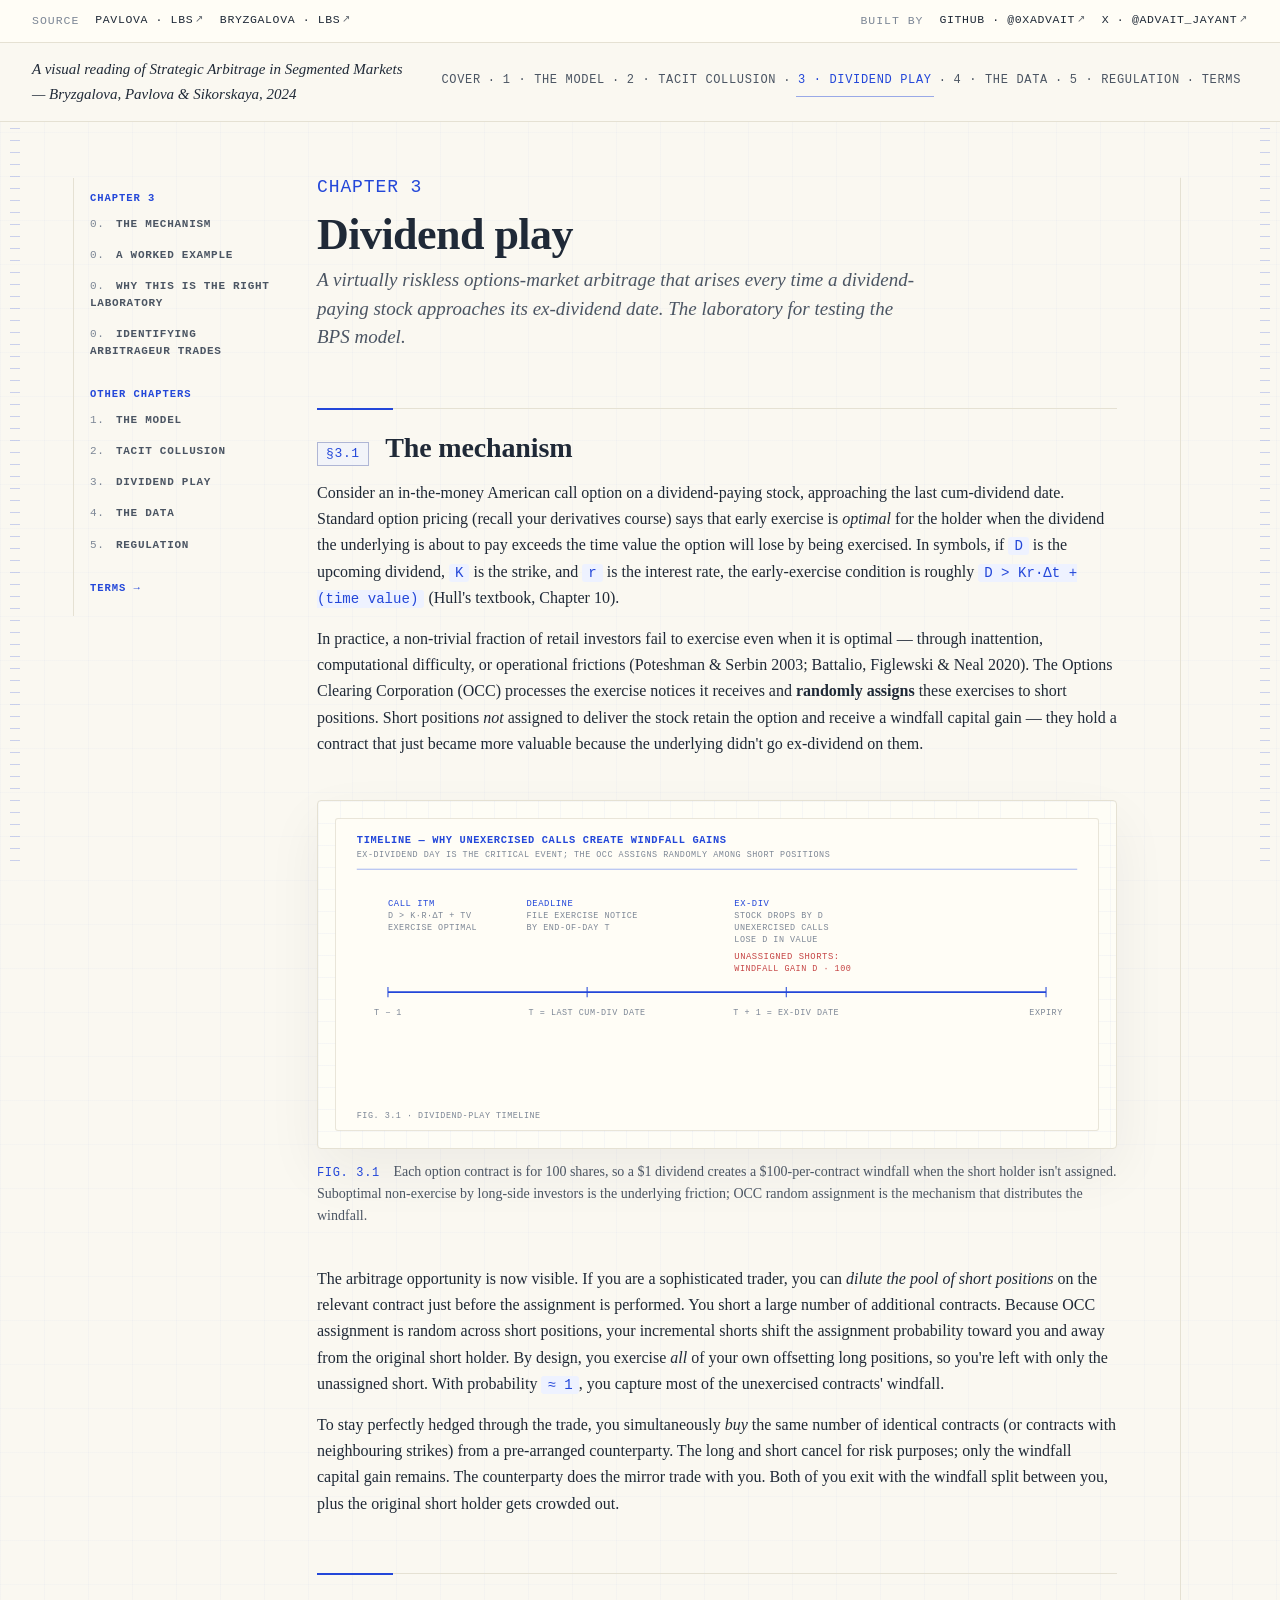
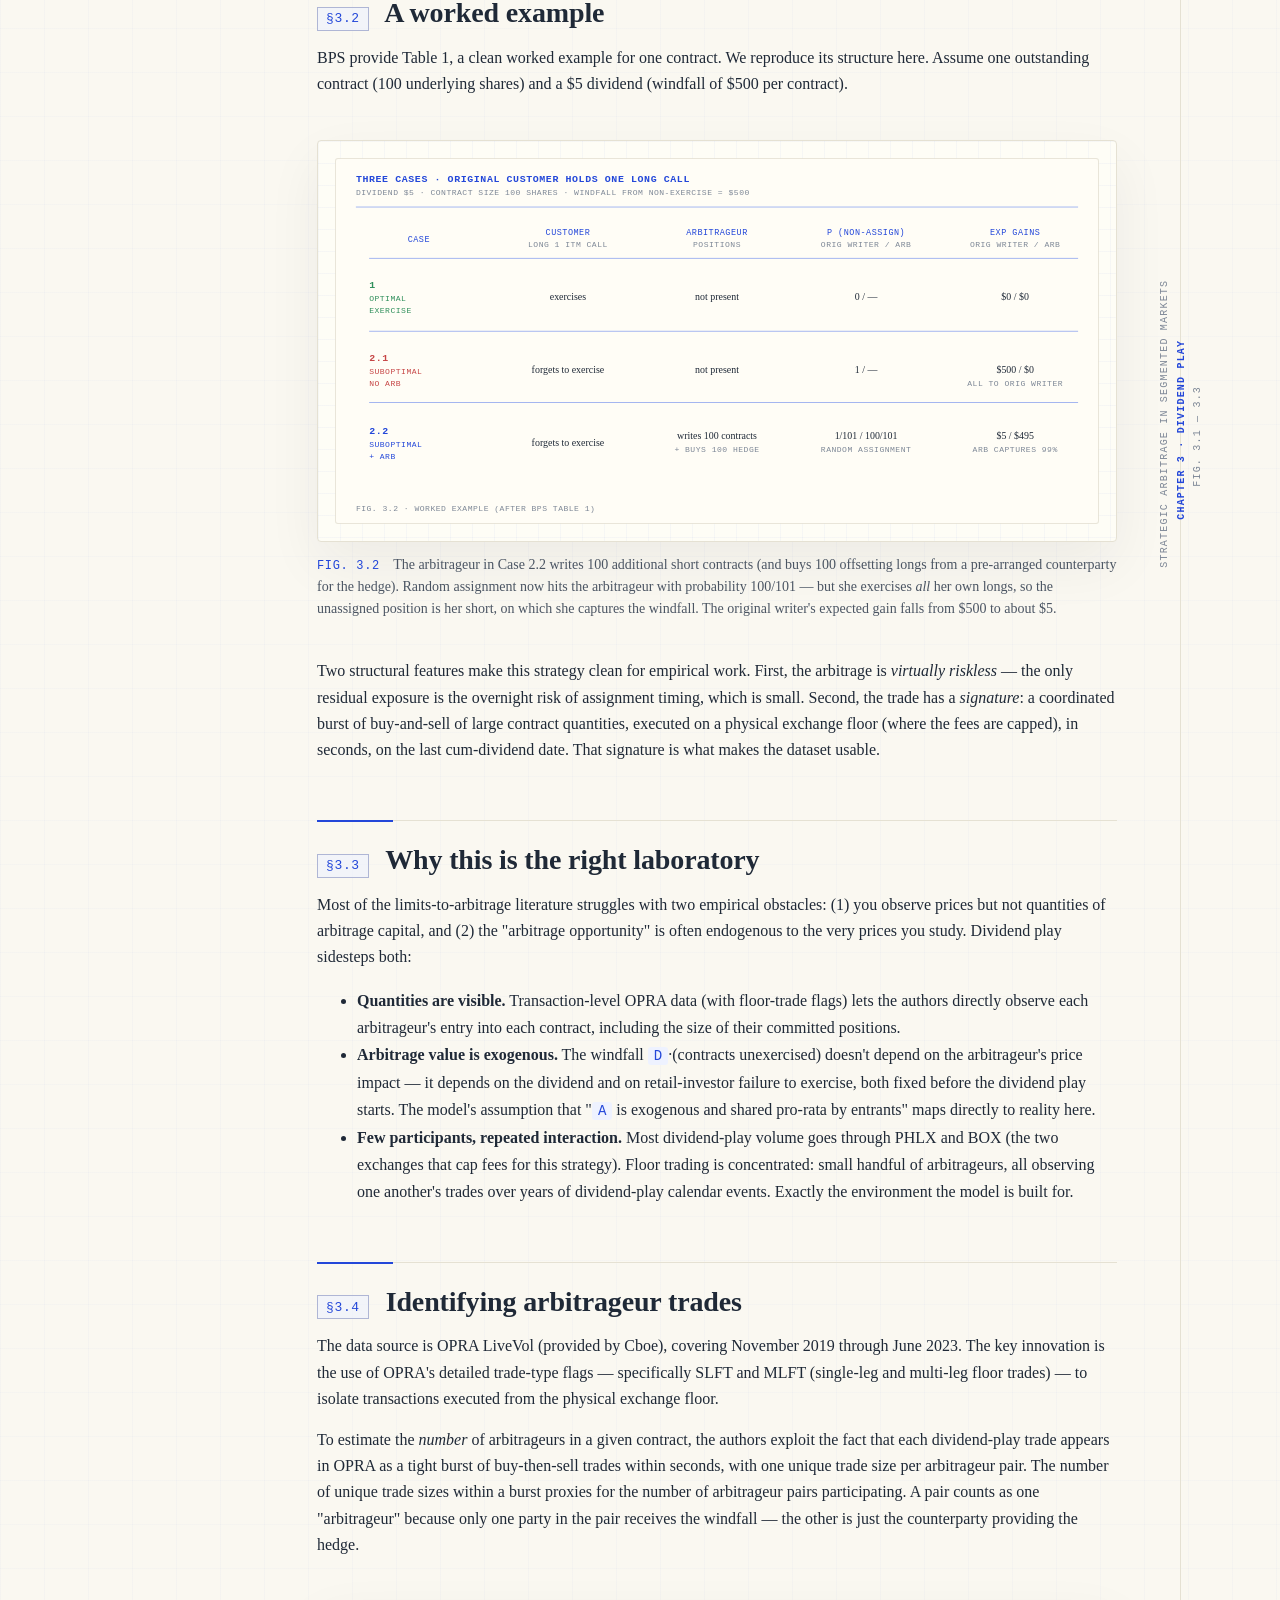
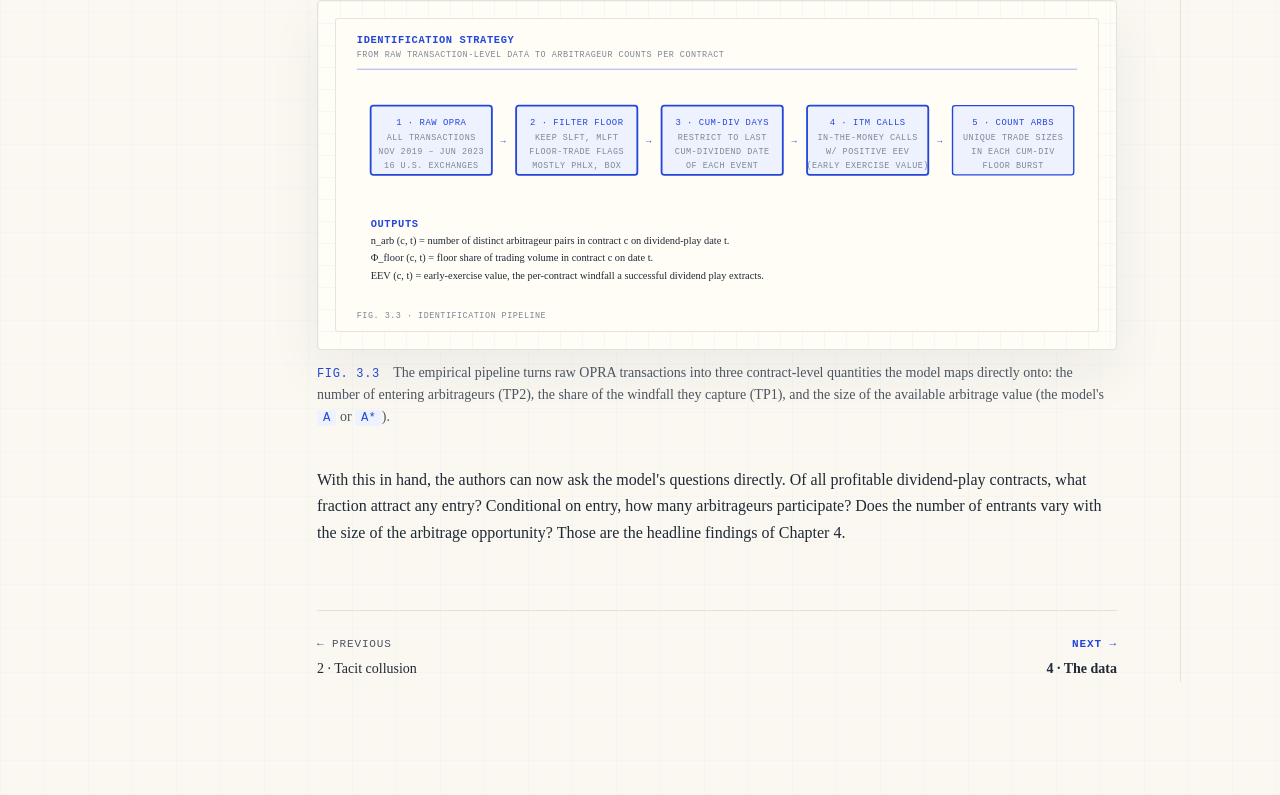
<file: chapter-3.html>
<!doctype html>
<html lang="en">
<head>
<meta charset="utf-8" />
<meta name="viewport" content="width=device-width, initial-scale=1" />
<meta name="description" content="A visual walkthrough of Bryzgalova, Pavlova and Sikorskaya’s Strategic Arbitrage in Segmented Markets, with diagrams, glossary, and chapter-by-chapter explanation." />
<title>3 · Dividend play — A visual reading of Bryzgalova, Pavlova &amp; Sikorskaya 2024</title>
<link rel="stylesheet" href="styles.css" />
</head>
<body>
<a class="skip-link" href="#main">Skip to content</a>

<div class="linkbar">
  <div class="group">
    <span class="lbl-tag">Source</span>
    <a href="https://www.london.edu/faculty-and-research/faculty/profiles/p/pavlova-anna" target="_blank" rel="noopener">Pavlova · LBS<span class="arrow">↗</span></a>
    <a href="https://www.london.edu/faculty-and-research/faculty/profiles/b/bryzgalova-svetlana" target="_blank" rel="noopener">Bryzgalova · LBS<span class="arrow">↗</span></a>
  </div>
  <div class="group">
    <span class="lbl-tag">Built by</span>
    <a href="https://github.com/0xadvait" target="_blank" rel="noopener">GitHub · @0xadvait<span class="arrow">↗</span></a>
    <a href="https://x.com/advait_jayant" target="_blank" rel="noopener">X · @advait_jayant<span class="arrow">↗</span></a>
  </div>
</div>

<header class="topbar">
  <div class="brand">A visual reading of <em>Strategic Arbitrage in Segmented Markets</em> — Bryzgalova, Pavlova &amp; Sikorskaya, 2024</div>
  <nav class="crumbs" aria-label="Chapters">
    <a href="index.html">Cover</a> ·
    <a href="chapter-1.html">1 · The model</a> ·
    <a href="chapter-2.html">2 · Tacit collusion</a> ·
    <a href="chapter-3.html" class="current" aria-current="page">3 · Dividend play</a> ·
    <a href="chapter-4.html">4 · The data</a> ·
    <a href="chapter-5.html">5 · Regulation</a> ·
    <a href="terminology.html">Terms</a>
  </nav>
</header>

<main id="main" class="shell">

  <aside class="toc">
    <h3>Chapter 3</h3>
    <ol style="counter-reset: none;">
      <li style="counter-increment: none;"><a href="#mechanism">The mechanism</a></li>
      <li style="counter-increment: none;"><a href="#example">A worked example</a></li>
      <li style="counter-increment: none;"><a href="#why-laboratory">Why this is the right laboratory</a></li>
      <li style="counter-increment: none;"><a href="#identification">Identifying arbitrageur trades</a></li>
    </ol>
    <h3 style="margin-top:24px;">Other chapters</h3>
    <ol>
      <li><a href="chapter-1.html">The model</a></li>
      <li><a href="chapter-2.html">Tacit collusion</a></li>
      <li><a href="chapter-3.html">Dividend play</a></li>
      <li><a href="chapter-4.html">The data</a></li>
      <li><a href="chapter-5.html">Regulation</a></li>
    </ol>
    <h3 style="margin-top:24px;"><a href="terminology.html" style="color:var(--blue);">Terms →</a></h3>
  </aside>

  <article class="content">

    <h1><span class="num">CHAPTER 3</span>Dividend play</h1>
    <p class="deck">
      A virtually riskless options-market arbitrage that arises every time a dividend-paying stock approaches its ex-dividend date. The laboratory for testing the BPS model.
    </p>


    <!-- ============== §3.1 MECHANISM ============== -->
    <h2 id="mechanism"><span class="num">§3.1</span> The mechanism</h2>

    <p>
      Consider an in-the-money American call option on a dividend-paying stock, approaching the last cum-dividend date. Standard option pricing (recall your derivatives course) says that early exercise is <em>optimal</em> for the holder when the dividend the underlying is about to pay exceeds the time value the option will lose by being exercised. In symbols, if <span class="math-inline">D</span> is the upcoming dividend, <span class="math-inline">K</span> is the strike, and <span class="math-inline">r</span> is the interest rate, the early-exercise condition is roughly <span class="math-inline">D &gt; Kr·Δt + (time value)</span> (Hull's textbook, Chapter 10).
    </p>

    <p>
      In practice, a non-trivial fraction of retail investors fail to exercise even when it is optimal — through inattention, computational difficulty, or operational frictions (Poteshman &amp; Serbin 2003; Battalio, Figlewski &amp; Neal 2020). The Options Clearing Corporation (OCC) processes the exercise notices it receives and <strong>randomly assigns</strong> these exercises to short positions. Short positions <em>not</em> assigned to deliver the stock retain the option and receive a windfall capital gain — they hold a contract that just became more valuable because the underlying didn't go ex-dividend on them.
    </p>

    <figure>
        <div class="figure-canvas" tabindex="0" aria-label="Scrollable diagram">
        <svg class="diag" viewBox="0 0 880 360" xmlns="http://www.w3.org/2000/svg" role="img" aria-labelledby="chapter_3-fig-3-1-title chapter_3-fig-3-1-desc">
          <title id="chapter_3-fig-3-1-title">FIG. 3.1</title>
          <desc id="chapter_3-fig-3-1-desc">Each option contract is for 100 shares, so a $1 dividend creates a $100-per-contract windfall when the short holder isn&#x27;t assigned. Suboptimal non-exercise by long-side investors is the underlying friction; OCC random assignment is the mechanism that distribut</desc>
        <defs>
          <marker id="ch3f1-arr" viewBox="0 0 10 10" refX="9" refY="5" markerWidth="6" markerHeight="6" orient="auto">
            <path d="M 0 0 L 10 5 L 0 10 z" class="fill"/>
          </marker>
        </defs>

        <text x="24" y="28" class="lbl-big">TIMELINE — WHY UNEXERCISED CALLS CREATE WINDFALL GAINS</text>
        <text x="24" y="44" class="lbl-soft">EX-DIVIDEND DAY IS THE CRITICAL EVENT; THE OCC ASSIGNS RANDOMLY AMONG SHORT POSITIONS</text>
        <line x1="24" y1="58" x2="856" y2="58" class="stroke-soft"/>

        <!-- timeline -->
        <line x1="60" y1="200" x2="820" y2="200" class="stroke-2"/>
        <line x1="60" y1="194" x2="60" y2="206" class="stroke"/>
        <line x1="290" y1="194" x2="290" y2="206" class="stroke"/>
        <line x1="520" y1="194" x2="520" y2="206" class="stroke"/>
        <line x1="820" y1="194" x2="820" y2="206" class="stroke"/>

        <text x="60" y="226" class="lbl-soft" text-anchor="middle">t − 1</text>
        <text x="290" y="226" class="lbl-soft" text-anchor="middle">t = last cum-div date</text>
        <text x="520" y="226" class="lbl-soft" text-anchor="middle">t + 1 = ex-div date</text>
        <text x="820" y="226" class="lbl-soft" text-anchor="middle">expiry</text>

        <!-- annotations above -->
        <g transform="translate(60,100)">
          <text x="0" y="0" class="lbl">CALL ITM</text>
          <text x="0" y="14" class="lbl-soft">D &gt; K·r·Δt + tv</text>
          <text x="0" y="28" class="lbl-soft">exercise OPTIMAL</text>
        </g>

        <g transform="translate(220,100)">
          <text x="0" y="0" class="lbl">DEADLINE</text>
          <text x="0" y="14" class="lbl-soft">file exercise notice</text>
          <text x="0" y="28" class="lbl-soft">by end-of-day t</text>
        </g>

        <g transform="translate(460,100)">
          <text x="0" y="0" class="lbl">EX-DIV</text>
          <text x="0" y="14" class="lbl-soft">stock drops by D</text>
          <text x="0" y="28" class="lbl-soft">unexercised calls</text>
          <text x="0" y="42" class="lbl-soft">lose D in value</text>
          <text x="0" y="62" class="lbl" style="fill:#c64545;">unassigned shorts:</text>
          <text x="0" y="76" class="lbl-soft" style="fill:#c64545;">windfall gain D · 100</text>
        </g>

        <text x="24" y="345" class="lbl-soft">FIG. 3.1 · DIVIDEND-PLAY TIMELINE</text>
      </svg>
        </div>
      <figcaption><span class="figno">FIG. 3.1</span> Each option contract is for 100 shares, so a $1 dividend creates a $100-per-contract windfall when the short holder isn't assigned. Suboptimal non-exercise by long-side investors is the underlying friction; OCC random assignment is the mechanism that distributes the windfall.</figcaption>
    </figure>

    <p>
      The arbitrage opportunity is now visible. If you are a sophisticated trader, you can <em>dilute the pool of short positions</em> on the relevant contract just before the assignment is performed. You short a large number of additional contracts. Because OCC assignment is random across short positions, your incremental shorts shift the assignment probability toward you and away from the original short holder. By design, you exercise <em>all</em> of your own offsetting long positions, so you're left with only the unassigned short. With probability <span class="math-inline">≈ 1</span>, you capture most of the unexercised contracts' windfall.
    </p>

    <p>
      To stay perfectly hedged through the trade, you simultaneously <em>buy</em> the same number of identical contracts (or contracts with neighbouring strikes) from a pre-arranged counterparty. The long and short cancel for risk purposes; only the windfall capital gain remains. The counterparty does the mirror trade with you. Both of you exit with the windfall split between you, plus the original short holder gets crowded out.
    </p>


    <!-- ============== §3.2 EXAMPLE ============== -->
    <h2 id="example"><span class="num">§3.2</span> A worked example</h2>

    <p>
      BPS provide Table 1, a clean worked example for one contract. We reproduce its structure here. Assume one outstanding contract (100 underlying shares) and a $5 dividend (windfall of $500 per contract).
    </p>

    <figure>
        <div class="figure-canvas" tabindex="0" aria-label="Scrollable diagram">
        <svg class="diag" viewBox="0 0 920 440" xmlns="http://www.w3.org/2000/svg" role="img" aria-labelledby="chapter_3-fig-3-2-title chapter_3-fig-3-2-desc">
          <title id="chapter_3-fig-3-2-title">FIG. 3.2</title>
          <desc id="chapter_3-fig-3-2-desc">The arbitrageur in Case 2.2 writes 100 additional short contracts (and buys 100 offsetting longs from a pre-arranged counterparty for the hedge). Random assignment now hits the arbitrageur with probability 100/101 — but she exercises all her own longs, so the </desc>
        <text x="24" y="28" class="lbl-big">THREE CASES · ORIGINAL CUSTOMER HOLDS ONE LONG CALL</text>
        <text x="24" y="44" class="lbl-soft">DIVIDEND $5 · CONTRACT SIZE 100 SHARES · WINDFALL FROM NON-EXERCISE = $500</text>
        <line x1="24" y1="58" x2="896" y2="58" class="stroke-soft"/>

        <!-- column headers -->
        <text x="100" y="100" class="lbl" text-anchor="middle">CASE</text>
        <text x="280" y="92" class="lbl" text-anchor="middle">CUSTOMER</text>
        <text x="280" y="106" class="lbl-soft" text-anchor="middle">long 1 ITM call</text>
        <text x="460" y="92" class="lbl" text-anchor="middle">ARBITRAGEUR</text>
        <text x="460" y="106" class="lbl-soft" text-anchor="middle">positions</text>
        <text x="640" y="92" class="lbl" text-anchor="middle">P (NON-ASSIGN)</text>
        <text x="640" y="106" class="lbl-soft" text-anchor="middle">orig writer / arb</text>
        <text x="820" y="92" class="lbl" text-anchor="middle">EXP GAINS</text>
        <text x="820" y="106" class="lbl-soft" text-anchor="middle">orig writer / arb</text>
        <line x1="40" y1="120" x2="896" y2="120" class="stroke-soft"/>

        <!-- Case 1 -->
        <text x="40" y="156" class="lbl-big" style="fill:#2f8f5b;">1</text>
        <text x="40" y="172" class="lbl-soft" style="fill:#2f8f5b;">OPTIMAL</text>
        <text x="40" y="186" class="lbl-soft" style="fill:#2f8f5b;">EXERCISE</text>
        <text x="280" y="170" class="body" text-anchor="middle">exercises</text>
        <text x="460" y="170" class="body" text-anchor="middle">not present</text>
        <text x="640" y="170" class="body" text-anchor="middle">0 / —</text>
        <text x="820" y="170" class="body" text-anchor="middle">$0 / $0</text>
        <line x1="40" y1="208" x2="896" y2="208" class="stroke-soft"/>

        <!-- Case 2.1 -->
        <text x="40" y="244" class="lbl-big" style="fill:#c64545;">2.1</text>
        <text x="40" y="260" class="lbl-soft" style="fill:#c64545;">SUBOPTIMAL</text>
        <text x="40" y="274" class="lbl-soft" style="fill:#c64545;">NO ARB</text>
        <text x="280" y="258" class="body" text-anchor="middle">forgets to exercise</text>
        <text x="460" y="258" class="body" text-anchor="middle">not present</text>
        <text x="640" y="258" class="body" text-anchor="middle">1 / —</text>
        <text x="820" y="258" class="body" text-anchor="middle">$500 / $0</text>
        <text x="820" y="274" class="lbl-soft" text-anchor="middle">all to orig writer</text>
        <line x1="40" y1="294" x2="896" y2="294" class="stroke-soft"/>

        <!-- Case 2.2 -->
        <text x="40" y="332" class="lbl-big" style="fill:#2347d9;">2.2</text>
        <text x="40" y="348" class="lbl-soft" style="fill:#2347d9;">SUBOPTIMAL</text>
        <text x="40" y="362" class="lbl-soft" style="fill:#2347d9;">+ ARB</text>
        <text x="280" y="346" class="body" text-anchor="middle">forgets to exercise</text>
        <text x="460" y="338" class="body" text-anchor="middle">writes 100 contracts</text>
        <text x="460" y="354" class="lbl-soft" text-anchor="middle">+ buys 100 hedge</text>
        <text x="640" y="338" class="body" text-anchor="middle">1/101 / 100/101</text>
        <text x="640" y="354" class="lbl-soft" text-anchor="middle">random assignment</text>
        <text x="820" y="338" class="body" text-anchor="middle">$5 / $495</text>
        <text x="820" y="354" class="lbl-soft" text-anchor="middle">arb captures 99%</text>

        <text x="24" y="425" class="lbl-soft">FIG. 3.2 · WORKED EXAMPLE (AFTER BPS TABLE 1)</text>
      </svg>
        </div>
      <figcaption><span class="figno">FIG. 3.2</span> The arbitrageur in Case 2.2 writes 100 additional short contracts (and buys 100 offsetting longs from a pre-arranged counterparty for the hedge). Random assignment now hits the arbitrageur with probability 100/101 — but she exercises <em>all</em> her own longs, so the unassigned position is her short, on which she captures the windfall. The original writer's expected gain falls from $500 to about $5.</figcaption>
    </figure>

    <p>
      Two structural features make this strategy clean for empirical work. First, the arbitrage is <em>virtually riskless</em> — the only residual exposure is the overnight risk of assignment timing, which is small. Second, the trade has a <em>signature</em>: a coordinated burst of buy-and-sell of large contract quantities, executed on a physical exchange floor (where the fees are capped), in seconds, on the last cum-dividend date. That signature is what makes the dataset usable.
    </p>


    <!-- ============== §3.3 LABORATORY ============== -->
    <h2 id="why-laboratory"><span class="num">§3.3</span> Why this is the right laboratory</h2>

    <p>
      Most of the limits-to-arbitrage literature struggles with two empirical obstacles: (1) you observe prices but not quantities of arbitrage capital, and (2) the "arbitrage opportunity" is often endogenous to the very prices you study. Dividend play sidesteps both:
    </p>

    <ul style="line-height:1.7;">
      <li><strong>Quantities are visible.</strong> Transaction-level OPRA data (with floor-trade flags) lets the authors directly observe each arbitrageur's entry into each contract, including the size of their committed positions.</li>
      <li><strong>Arbitrage value is exogenous.</strong> The windfall <span class="math-inline">D</span>·(contracts unexercised) doesn't depend on the arbitrageur's price impact — it depends on the dividend and on retail-investor failure to exercise, both fixed before the dividend play starts. The model's assumption that "<span class="math-inline">A</span> is exogenous and shared pro-rata by entrants" maps directly to reality here.</li>
      <li><strong>Few participants, repeated interaction.</strong> Most dividend-play volume goes through PHLX and BOX (the two exchanges that cap fees for this strategy). Floor trading is concentrated: small handful of arbitrageurs, all observing one another's trades over years of dividend-play calendar events. Exactly the environment the model is built for.</li>
    </ul>


    <!-- ============== §3.4 IDENTIFICATION ============== -->
    <h2 id="identification"><span class="num">§3.4</span> Identifying arbitrageur trades</h2>

    <p>
      The data source is OPRA LiveVol (provided by Cboe), covering November 2019 through June 2023. The key innovation is the use of OPRA's detailed trade-type flags — specifically SLFT and MLFT (single-leg and multi-leg floor trades) — to isolate transactions executed from the physical exchange floor.
    </p>

    <p>
      To estimate the <em>number</em> of arbitrageurs in a given contract, the authors exploit the fact that each dividend-play trade appears in OPRA as a tight burst of buy-then-sell trades within seconds, with one unique trade size per arbitrageur pair. The number of unique trade sizes within a burst proxies for the number of arbitrageur pairs participating. A pair counts as one "arbitrageur" because only one party in the pair receives the windfall — the other is just the counterparty providing the hedge.
    </p>

    <figure>
        <div class="figure-canvas" tabindex="0" aria-label="Scrollable diagram">
        <svg class="diag" viewBox="0 0 880 360" xmlns="http://www.w3.org/2000/svg" role="img" aria-labelledby="chapter_3-fig-3-3-title chapter_3-fig-3-3-desc">
          <title id="chapter_3-fig-3-3-title">FIG. 3.3</title>
          <desc id="chapter_3-fig-3-3-desc">The empirical pipeline turns raw OPRA transactions into three contract-level quantities the model maps directly onto: the number of entering arbitrageurs (TP2), the share of the windfall they capture (TP1), and the size of the available arbitrage value (the mo</desc>
        <text x="24" y="28" class="lbl-big">IDENTIFICATION STRATEGY</text>
        <text x="24" y="44" class="lbl-soft">FROM RAW TRANSACTION-LEVEL DATA TO ARBITRAGEUR COUNTS PER CONTRACT</text>
        <line x1="24" y1="58" x2="856" y2="58" class="stroke-soft"/>

        <!-- five-step flow -->
        <g transform="translate(40,100)">
          <rect x="0" y="0" width="140" height="80" class="stroke-2 fill-soft" rx="3"/>
          <text x="70" y="22" class="lbl" text-anchor="middle">1 · RAW OPRA</text>
          <text x="70" y="40" class="lbl-soft" text-anchor="middle">all transactions</text>
          <text x="70" y="56" class="lbl-soft" text-anchor="middle">Nov 2019 – Jun 2023</text>
          <text x="70" y="72" class="lbl-soft" text-anchor="middle">16 U.S. exchanges</text>
        </g>
        <text x="190" y="144" class="lbl" style="fill:#2347d9;">→</text>

        <g transform="translate(208,100)">
          <rect x="0" y="0" width="140" height="80" class="stroke-2 fill-soft" rx="3"/>
          <text x="70" y="22" class="lbl" text-anchor="middle">2 · FILTER FLOOR</text>
          <text x="70" y="40" class="lbl-soft" text-anchor="middle">keep SLFT, MLFT</text>
          <text x="70" y="56" class="lbl-soft" text-anchor="middle">floor-trade flags</text>
          <text x="70" y="72" class="lbl-soft" text-anchor="middle">mostly PHLX, BOX</text>
        </g>
        <text x="358" y="144" class="lbl" style="fill:#2347d9;">→</text>

        <g transform="translate(376,100)">
          <rect x="0" y="0" width="140" height="80" class="stroke-2 fill-soft" rx="3"/>
          <text x="70" y="22" class="lbl" text-anchor="middle">3 · CUM-DIV DAYS</text>
          <text x="70" y="40" class="lbl-soft" text-anchor="middle">restrict to last</text>
          <text x="70" y="56" class="lbl-soft" text-anchor="middle">cum-dividend date</text>
          <text x="70" y="72" class="lbl-soft" text-anchor="middle">of each event</text>
        </g>
        <text x="526" y="144" class="lbl" style="fill:#2347d9;">→</text>

        <g transform="translate(544,100)">
          <rect x="0" y="0" width="140" height="80" class="stroke-2 fill-soft" rx="3"/>
          <text x="70" y="22" class="lbl" text-anchor="middle">4 · ITM CALLS</text>
          <text x="70" y="40" class="lbl-soft" text-anchor="middle">in-the-money calls</text>
          <text x="70" y="56" class="lbl-soft" text-anchor="middle">w/ positive EEV</text>
          <text x="70" y="72" class="lbl-soft" text-anchor="middle">(early exercise value)</text>
        </g>
        <text x="694" y="144" class="lbl" style="fill:#2347d9;">→</text>

        <g transform="translate(712,100)">
          <rect x="0" y="0" width="140" height="80" stroke="#2347d9" fill="#eef2ff" stroke-width="1.6" rx="3"/>
          <text x="70" y="22" class="lbl" text-anchor="middle">5 · COUNT ARBS</text>
          <text x="70" y="40" class="lbl-soft" text-anchor="middle">unique trade sizes</text>
          <text x="70" y="56" class="lbl-soft" text-anchor="middle">in each cum-div</text>
          <text x="70" y="72" class="lbl-soft" text-anchor="middle">floor burst</text>
        </g>

        <!-- annotation lines for outputs -->
        <g transform="translate(40,240)">
          <text x="0" y="0" class="lbl-big">OUTPUTS</text>
          <text x="0" y="20" class="body">n_arb (c, t) = number of distinct arbitrageur pairs in contract c on dividend-play date t.</text>
          <text x="0" y="40" class="body">Φ_floor (c, t) = floor share of trading volume in contract c on date t.</text>
          <text x="0" y="60" class="body">EEV (c, t) = early-exercise value, the per-contract windfall a successful dividend play extracts.</text>
        </g>

        <text x="24" y="345" class="lbl-soft">FIG. 3.3 · IDENTIFICATION PIPELINE</text>
      </svg>
        </div>
      <figcaption><span class="figno">FIG. 3.3</span> The empirical pipeline turns raw OPRA transactions into three contract-level quantities the model maps directly onto: the number of entering arbitrageurs (TP2), the share of the windfall they capture (TP1), and the size of the available arbitrage value (the model's <span class="math-inline">A</span> or <span class="math-inline">A*</span>).</figcaption>
    </figure>

    <p>
      With this in hand, the authors can now ask the model's questions directly. Of all profitable dividend-play contracts, what fraction attract any entry? Conditional on entry, how many arbitrageurs participate? Does the number of entrants vary with the size of the arbitrage opportunity? Those are the headline findings of Chapter 4.
    </p>


    <div class="pagenav">
      <a href="chapter-2.html">← Previous<span class="nm">2 · Tacit collusion</span></a>
      <a href="chapter-4.html">Next →<span class="nm">4 · The data</span></a>
    </div>

  </article>

  <div class="margin-tag">
    <span class="top">STRATEGIC ARBITRAGE IN SEGMENTED MARKETS</span>
    <span class="mid">CHAPTER 3 · DIVIDEND PLAY</span>
    <span class="bot">FIG. 3.1 — 3.3</span>
  </div>

</main>

</body>
</html>
</file>
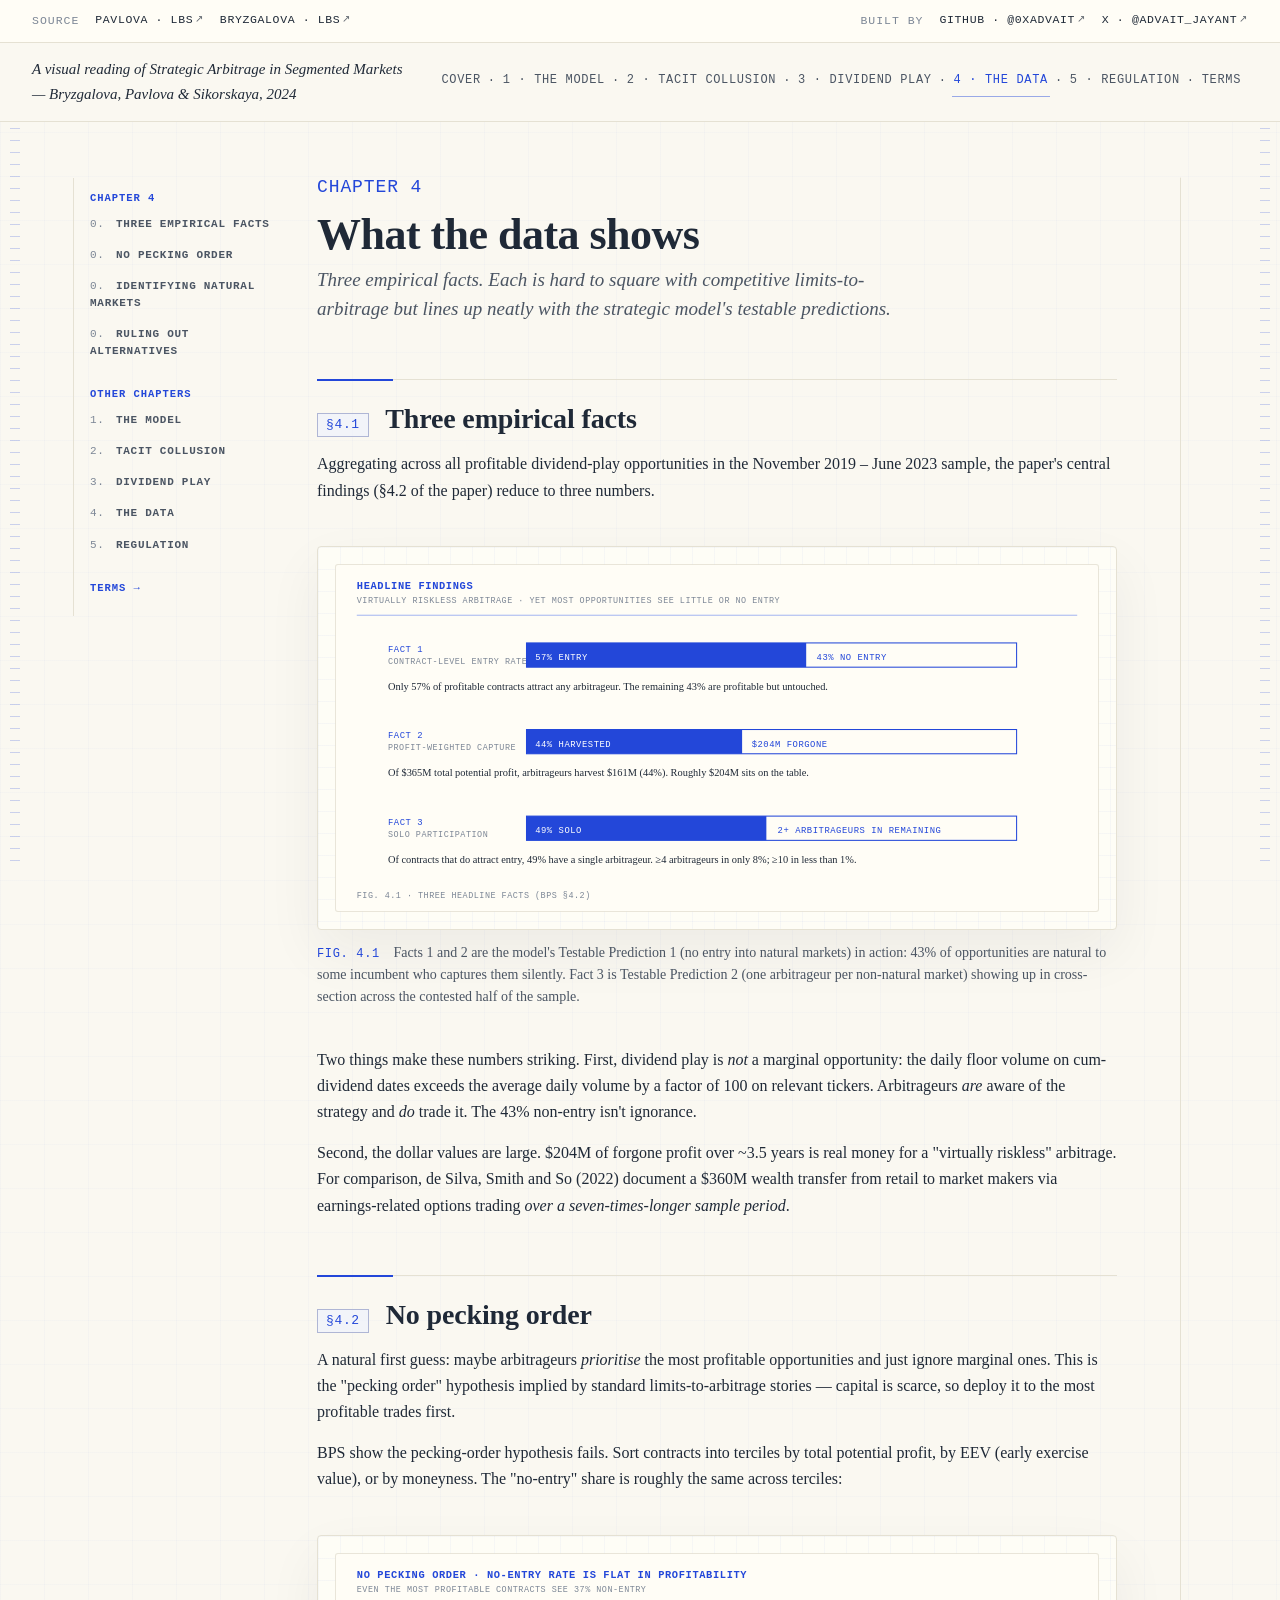
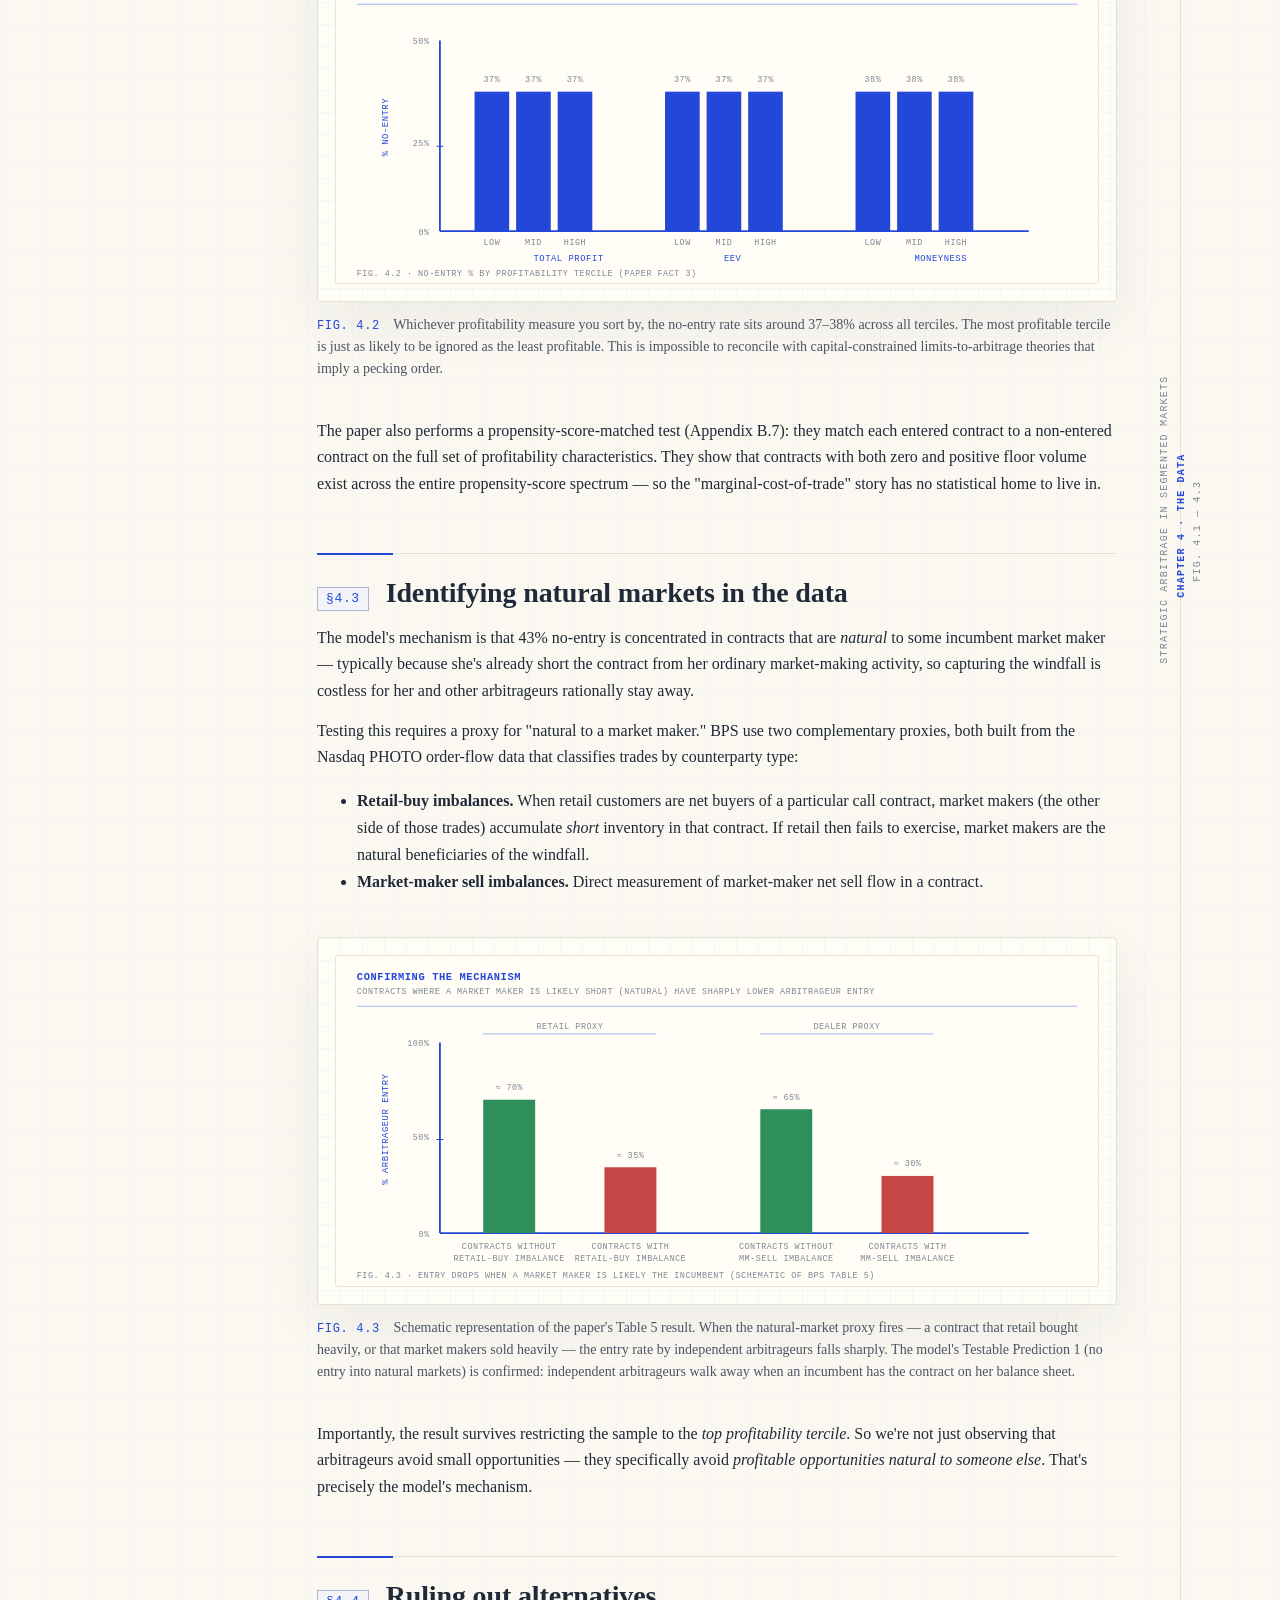
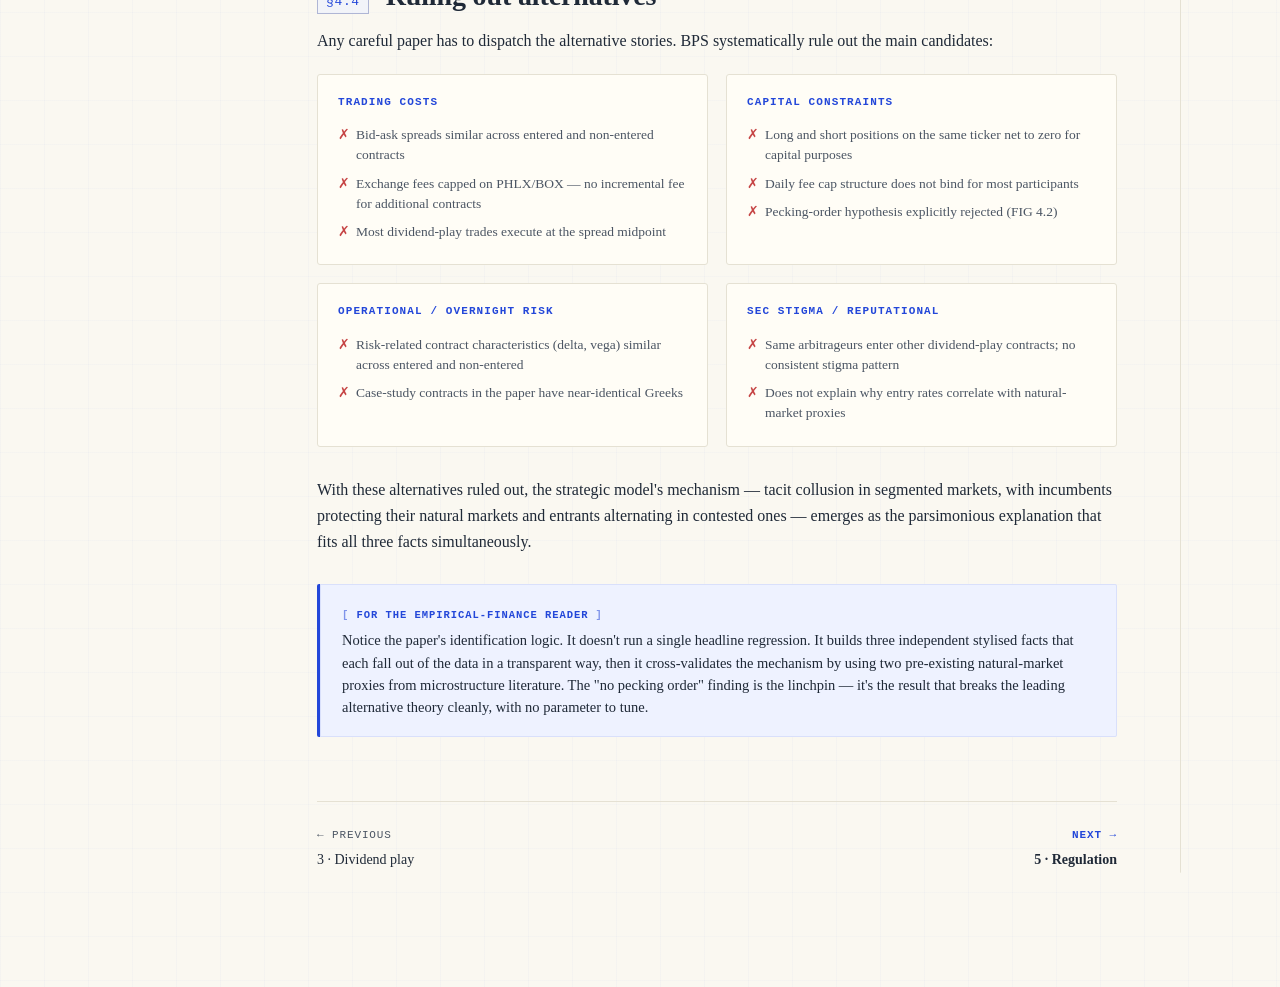
<file: chapter-4.html>
<!doctype html>
<html lang="en">
<head>
<meta charset="utf-8" />
<meta name="viewport" content="width=device-width, initial-scale=1" />
<meta name="description" content="A visual walkthrough of Bryzgalova, Pavlova and Sikorskaya’s Strategic Arbitrage in Segmented Markets, with diagrams, glossary, and chapter-by-chapter explanation." />
<title>4 · The data — A visual reading of Bryzgalova, Pavlova &amp; Sikorskaya 2024</title>
<link rel="stylesheet" href="styles.css" />
</head>
<body>
<a class="skip-link" href="#main">Skip to content</a>

<div class="linkbar">
  <div class="group">
    <span class="lbl-tag">Source</span>
    <a href="https://www.london.edu/faculty-and-research/faculty/profiles/p/pavlova-anna" target="_blank" rel="noopener">Pavlova · LBS<span class="arrow">↗</span></a>
    <a href="https://www.london.edu/faculty-and-research/faculty/profiles/b/bryzgalova-svetlana" target="_blank" rel="noopener">Bryzgalova · LBS<span class="arrow">↗</span></a>
  </div>
  <div class="group">
    <span class="lbl-tag">Built by</span>
    <a href="https://github.com/0xadvait" target="_blank" rel="noopener">GitHub · @0xadvait<span class="arrow">↗</span></a>
    <a href="https://x.com/advait_jayant" target="_blank" rel="noopener">X · @advait_jayant<span class="arrow">↗</span></a>
  </div>
</div>

<header class="topbar">
  <div class="brand">A visual reading of <em>Strategic Arbitrage in Segmented Markets</em> — Bryzgalova, Pavlova &amp; Sikorskaya, 2024</div>
  <nav class="crumbs" aria-label="Chapters">
    <a href="index.html">Cover</a> ·
    <a href="chapter-1.html">1 · The model</a> ·
    <a href="chapter-2.html">2 · Tacit collusion</a> ·
    <a href="chapter-3.html">3 · Dividend play</a> ·
    <a href="chapter-4.html" class="current" aria-current="page">4 · The data</a> ·
    <a href="chapter-5.html">5 · Regulation</a> ·
    <a href="terminology.html">Terms</a>
  </nav>
</header>

<main id="main" class="shell">

  <aside class="toc">
    <h3>Chapter 4</h3>
    <ol style="counter-reset: none;">
      <li style="counter-increment: none;"><a href="#three-facts">Three empirical facts</a></li>
      <li style="counter-increment: none;"><a href="#no-pecking">No pecking order</a></li>
      <li style="counter-increment: none;"><a href="#natural-markets">Identifying natural markets</a></li>
      <li style="counter-increment: none;"><a href="#alternatives">Ruling out alternatives</a></li>
    </ol>
    <h3 style="margin-top:24px;">Other chapters</h3>
    <ol>
      <li><a href="chapter-1.html">The model</a></li>
      <li><a href="chapter-2.html">Tacit collusion</a></li>
      <li><a href="chapter-3.html">Dividend play</a></li>
      <li><a href="chapter-4.html">The data</a></li>
      <li><a href="chapter-5.html">Regulation</a></li>
    </ol>
    <h3 style="margin-top:24px;"><a href="terminology.html" style="color:var(--blue);">Terms →</a></h3>
  </aside>

  <article class="content">

    <h1><span class="num">CHAPTER 4</span>What the data shows</h1>
    <p class="deck">
      Three empirical facts. Each is hard to square with competitive limits-to-arbitrage but lines up neatly with the strategic model's testable predictions.
    </p>


    <!-- ============== §4.1 THREE FACTS ============== -->
    <h2 id="three-facts"><span class="num">§4.1</span> Three empirical facts</h2>

    <p>
      Aggregating across all profitable dividend-play opportunities in the November 2019 – June 2023 sample, the paper's central findings (§4.2 of the paper) reduce to three numbers.
    </p>

    <figure>
        <div class="figure-canvas" tabindex="0" aria-label="Scrollable diagram">
        <svg class="diag" viewBox="0 0 880 400" xmlns="http://www.w3.org/2000/svg" role="img" aria-labelledby="chapter_4-fig-4-1-title chapter_4-fig-4-1-desc">
          <title id="chapter_4-fig-4-1-title">FIG. 4.1</title>
          <desc id="chapter_4-fig-4-1-desc">Facts 1 and 2 are the model&#x27;s Testable Prediction 1 (no entry into natural markets) in action: 43% of opportunities are natural to some incumbent who captures them silently. Fact 3 is Testable Prediction 2 (one arbitrageur per non-natural market) showing up in</desc>
        <text x="24" y="28" class="lbl-big">HEADLINE FINDINGS</text>
        <text x="24" y="44" class="lbl-soft">VIRTUALLY RISKLESS ARBITRAGE · YET MOST OPPORTUNITIES SEE LITTLE OR NO ENTRY</text>
        <line x1="24" y1="58" x2="856" y2="58" class="stroke-soft"/>

        <!-- Fact 1: entry rate -->
        <g transform="translate(60,100)">
          <text x="0" y="0" class="lbl">FACT 1</text>
          <text x="0" y="14" class="lbl-soft">contract-level entry rate</text>
          <rect x="160" y="-10" width="566" height="28" stroke="#2347d9" fill="#fffdf6" stroke-width="1.2"/>
          <rect x="160" y="-10" width="323" height="28" fill="#2347d9"/>
          <text x="170" y="10" class="lbl" style="fill:#fff;">57% ENTRY</text>
          <text x="495" y="10" class="lbl" style="fill:#2347d9;">43% no entry</text>
          <text x="0" y="44" class="body">Only 57% of profitable contracts attract any arbitrageur. The remaining 43% are profitable but untouched.</text>
        </g>

        <!-- Fact 2: profit share -->
        <g transform="translate(60,200)">
          <text x="0" y="0" class="lbl">FACT 2</text>
          <text x="0" y="14" class="lbl-soft">profit-weighted capture</text>
          <rect x="160" y="-10" width="566" height="28" stroke="#2347d9" fill="#fffdf6" stroke-width="1.2"/>
          <rect x="160" y="-10" width="249" height="28" fill="#2347d9"/>
          <text x="170" y="10" class="lbl" style="fill:#fff;">44% HARVESTED</text>
          <text x="420" y="10" class="lbl" style="fill:#2347d9;">$204M forgone</text>
          <text x="0" y="44" class="body">Of $365M total potential profit, arbitrageurs harvest $161M (44%). Roughly $204M sits on the table.</text>
        </g>

        <!-- Fact 3: arbitrageur count -->
        <g transform="translate(60,300)">
          <text x="0" y="0" class="lbl">FACT 3</text>
          <text x="0" y="14" class="lbl-soft">solo participation</text>
          <rect x="160" y="-10" width="566" height="28" stroke="#2347d9" fill="#fffdf6" stroke-width="1.2"/>
          <rect x="160" y="-10" width="277" height="28" fill="#2347d9"/>
          <text x="170" y="10" class="lbl" style="fill:#fff;">49% SOLO</text>
          <text x="450" y="10" class="lbl" style="fill:#2347d9;">2+ arbitrageurs in remaining</text>
          <text x="0" y="44" class="body">Of contracts that do attract entry, 49% have a single arbitrageur. ≥4 arbitrageurs in only 8%; ≥10 in less than 1%.</text>
        </g>

        <text x="24" y="385" class="lbl-soft">FIG. 4.1 · THREE HEADLINE FACTS (BPS §4.2)</text>
      </svg>
        </div>
      <figcaption><span class="figno">FIG. 4.1</span> Facts 1 and 2 are the model's Testable Prediction 1 (no entry into natural markets) in action: 43% of opportunities are natural to some incumbent who captures them silently. Fact 3 is Testable Prediction 2 (one arbitrageur per non-natural market) showing up in cross-section across the contested half of the sample.</figcaption>
    </figure>

    <p>
      Two things make these numbers striking. First, dividend play is <em>not</em> a marginal opportunity: the daily floor volume on cum-dividend dates exceeds the average daily volume by a factor of 100 on relevant tickers. Arbitrageurs <em>are</em> aware of the strategy and <em>do</em> trade it. The 43% non-entry isn't ignorance.
    </p>

    <p>
      Second, the dollar values are large. $204M of forgone profit over ~3.5 years is real money for a "virtually riskless" arbitrage. For comparison, de Silva, Smith and So (2022) document a $360M wealth transfer from retail to market makers via earnings-related options trading <em>over a seven-times-longer sample period</em>.
    </p>


    <!-- ============== §4.2 NO PECKING ORDER ============== -->
    <h2 id="no-pecking"><span class="num">§4.2</span> No pecking order</h2>

    <p>
      A natural first guess: maybe arbitrageurs <em>prioritise</em> the most profitable opportunities and just ignore marginal ones. This is the "pecking order" hypothesis implied by standard limits-to-arbitrage stories — capital is scarce, so deploy it to the most profitable trades first.
    </p>

    <p>
      BPS show the pecking-order hypothesis fails. Sort contracts into terciles by total potential profit, by EEV (early exercise value), or by moneyness. The "no-entry" share is roughly the same across terciles:
    </p>

    <figure>
        <div class="figure-canvas" tabindex="0" aria-label="Scrollable diagram">
        <svg class="diag" viewBox="0 0 880 380" xmlns="http://www.w3.org/2000/svg" role="img" aria-labelledby="chapter_4-fig-4-2-title chapter_4-fig-4-2-desc">
          <title id="chapter_4-fig-4-2-title">FIG. 4.2</title>
          <desc id="chapter_4-fig-4-2-desc">Whichever profitability measure you sort by, the no-entry rate sits around 37–38% across all terciles. The most profitable tercile is just as likely to be ignored as the least profitable. This is impossible to reconcile with capital-constrained limits-to-arbit</desc>
        <text x="24" y="28" class="lbl-big">NO PECKING ORDER · NO-ENTRY RATE IS FLAT IN PROFITABILITY</text>
        <text x="24" y="44" class="lbl-soft">EVEN THE MOST PROFITABLE CONTRACTS SEE 37% NON-ENTRY</text>
        <line x1="24" y1="58" x2="856" y2="58" class="stroke-soft"/>

        <!-- bar chart: three sort variables × three terciles each -->
        <!-- shared y axis -->
        <line x1="120" y1="320" x2="800" y2="320" class="stroke-2"/>
        <line x1="120" y1="100" x2="120" y2="320" class="stroke-2"/>

        <text x="108" y="104" class="lbl-soft" text-anchor="end">50%</text>
        <text x="108" y="222" class="lbl-soft" text-anchor="end">25%</text>
        <text x="108" y="324" class="lbl-soft" text-anchor="end">0%</text>
        <line x1="116" y1="222" x2="124" y2="222" class="stroke"/>
        <text x="60" y="200" class="lbl" transform="rotate(-90 60 200)" text-anchor="middle">% NO-ENTRY</text>

        <!-- 3 groups × 3 terciles -->
        <!-- Group 1: by total potential profit -->
        <g transform="translate(160,0)">
          <rect x="0" y="159" width="40" height="161" fill="#2347d9"/>
          <rect x="48" y="159" width="40" height="161" fill="#2347d9"/>
          <rect x="96" y="159" width="40" height="161" fill="#2347d9"/>
          <text x="20" y="148" class="lbl-soft" text-anchor="middle">37%</text>
          <text x="68" y="148" class="lbl-soft" text-anchor="middle">37%</text>
          <text x="116" y="148" class="lbl-soft" text-anchor="middle">37%</text>
          <text x="20" y="336" class="lbl-soft" text-anchor="middle">low</text>
          <text x="68" y="336" class="lbl-soft" text-anchor="middle">mid</text>
          <text x="116" y="336" class="lbl-soft" text-anchor="middle">high</text>
          <text x="68" y="354" class="lbl">total profit</text>
        </g>

        <!-- Group 2: by EEV -->
        <g transform="translate(380,0)">
          <rect x="0" y="159" width="40" height="161" fill="#2347d9"/>
          <rect x="48" y="159" width="40" height="161" fill="#2347d9"/>
          <rect x="96" y="159" width="40" height="161" fill="#2347d9"/>
          <text x="20" y="148" class="lbl-soft" text-anchor="middle">37%</text>
          <text x="68" y="148" class="lbl-soft" text-anchor="middle">37%</text>
          <text x="116" y="148" class="lbl-soft" text-anchor="middle">37%</text>
          <text x="20" y="336" class="lbl-soft" text-anchor="middle">low</text>
          <text x="68" y="336" class="lbl-soft" text-anchor="middle">mid</text>
          <text x="116" y="336" class="lbl-soft" text-anchor="middle">high</text>
          <text x="68" y="354" class="lbl">EEV</text>
        </g>

        <!-- Group 3: by moneyness -->
        <g transform="translate(600,0)">
          <rect x="0" y="159" width="40" height="161" fill="#2347d9"/>
          <rect x="48" y="159" width="40" height="161" fill="#2347d9"/>
          <rect x="96" y="159" width="40" height="161" fill="#2347d9"/>
          <text x="20" y="148" class="lbl-soft" text-anchor="middle">38%</text>
          <text x="68" y="148" class="lbl-soft" text-anchor="middle">38%</text>
          <text x="116" y="148" class="lbl-soft" text-anchor="middle">38%</text>
          <text x="20" y="336" class="lbl-soft" text-anchor="middle">low</text>
          <text x="68" y="336" class="lbl-soft" text-anchor="middle">mid</text>
          <text x="116" y="336" class="lbl-soft" text-anchor="middle">high</text>
          <text x="68" y="354" class="lbl">moneyness</text>
        </g>

        <text x="24" y="372" class="lbl-soft">FIG. 4.2 · NO-ENTRY % BY PROFITABILITY TERCILE (PAPER FACT 3)</text>
      </svg>
        </div>
      <figcaption><span class="figno">FIG. 4.2</span> Whichever profitability measure you sort by, the no-entry rate sits around 37–38% across all terciles. The most profitable tercile is just as likely to be ignored as the least profitable. This is impossible to reconcile with capital-constrained limits-to-arbitrage theories that imply a pecking order.</figcaption>
    </figure>

    <p>
      The paper also performs a propensity-score-matched test (Appendix B.7): they match each entered contract to a non-entered contract on the full set of profitability characteristics. They show that contracts with both zero and positive floor volume exist across the entire propensity-score spectrum — so the "marginal-cost-of-trade" story has no statistical home to live in.
    </p>


    <!-- ============== §4.3 NATURAL MARKETS ============== -->
    <h2 id="natural-markets"><span class="num">§4.3</span> Identifying natural markets in the data</h2>

    <p>
      The model's mechanism is that 43% no-entry is concentrated in contracts that are <em>natural</em> to some incumbent market maker — typically because she's already short the contract from her ordinary market-making activity, so capturing the windfall is costless for her and other arbitrageurs rationally stay away.
    </p>

    <p>
      Testing this requires a proxy for "natural to a market maker." BPS use two complementary proxies, both built from the Nasdaq PHOTO order-flow data that classifies trades by counterparty type:
    </p>

    <ul style="line-height:1.7;">
      <li><strong>Retail-buy imbalances.</strong> When retail customers are net buyers of a particular call contract, market makers (the other side of those trades) accumulate <em>short</em> inventory in that contract. If retail then fails to exercise, market makers are the natural beneficiaries of the windfall.</li>
      <li><strong>Market-maker sell imbalances.</strong> Direct measurement of market-maker net sell flow in a contract.</li>
    </ul>

    <figure>
        <div class="figure-canvas" tabindex="0" aria-label="Scrollable diagram">
        <svg class="diag" viewBox="0 0 880 380" xmlns="http://www.w3.org/2000/svg" role="img" aria-labelledby="chapter_4-fig-4-3-title chapter_4-fig-4-3-desc">
          <title id="chapter_4-fig-4-3-title">FIG. 4.3</title>
          <desc id="chapter_4-fig-4-3-desc">Schematic representation of the paper&#x27;s Table 5 result. When the natural-market proxy fires — a contract that retail bought heavily, or that market makers sold heavily — the entry rate by independent arbitrageurs falls sharply. The model&#x27;s Testable Prediction </desc>
        <text x="24" y="28" class="lbl-big">CONFIRMING THE MECHANISM</text>
        <text x="24" y="44" class="lbl-soft">CONTRACTS WHERE A MARKET MAKER IS LIKELY SHORT (NATURAL) HAVE SHARPLY LOWER ARBITRAGEUR ENTRY</text>
        <line x1="24" y1="58" x2="856" y2="58" class="stroke-soft"/>

        <!-- bar chart: 4 bars -->
        <line x1="120" y1="320" x2="800" y2="320" class="stroke-2"/>
        <line x1="120" y1="100" x2="120" y2="320" class="stroke-2"/>

        <text x="108" y="104" class="lbl-soft" text-anchor="end">100%</text>
        <text x="108" y="212" class="lbl-soft" text-anchor="end">50%</text>
        <text x="108" y="324" class="lbl-soft" text-anchor="end">0%</text>
        <line x1="116" y1="212" x2="124" y2="212" class="stroke"/>
        <text x="60" y="200" class="lbl" transform="rotate(-90 60 200)" text-anchor="middle">% ARBITRAGEUR ENTRY</text>

        <!-- baseline + 2 contrast pairs (illustrative) -->
        <!-- baseline contract (no MM short): 70% entry -->
        <g transform="translate(170,0)">
          <rect x="0" y="166" width="60" height="154" fill="#2f8f5b"/>
          <text x="30" y="155" class="lbl-soft" text-anchor="middle">≈ 70%</text>
          <text x="30" y="338" class="lbl-soft" text-anchor="middle">contracts WITHOUT</text>
          <text x="30" y="352" class="lbl-soft" text-anchor="middle">retail-buy imbalance</text>
        </g>

        <!-- contracts WITH retail buy imbalance: ≈ 35% entry -->
        <g transform="translate(310,0)">
          <rect x="0" y="244" width="60" height="76" fill="#c64545"/>
          <text x="30" y="233" class="lbl-soft" text-anchor="middle">≈ 35%</text>
          <text x="30" y="338" class="lbl-soft" text-anchor="middle">contracts WITH</text>
          <text x="30" y="352" class="lbl-soft" text-anchor="middle">retail-buy imbalance</text>
        </g>

        <!-- contracts WITHOUT MM-sell imbalance: ≈ 65% entry -->
        <g transform="translate(490,0)">
          <rect x="0" y="177" width="60" height="143" fill="#2f8f5b"/>
          <text x="30" y="166" class="lbl-soft" text-anchor="middle">≈ 65%</text>
          <text x="30" y="338" class="lbl-soft" text-anchor="middle">contracts WITHOUT</text>
          <text x="30" y="352" class="lbl-soft" text-anchor="middle">MM-sell imbalance</text>
        </g>

        <!-- contracts WITH MM-sell imbalance: ≈ 30% entry -->
        <g transform="translate(630,0)">
          <rect x="0" y="254" width="60" height="66" fill="#c64545"/>
          <text x="30" y="243" class="lbl-soft" text-anchor="middle">≈ 30%</text>
          <text x="30" y="338" class="lbl-soft" text-anchor="middle">contracts WITH</text>
          <text x="30" y="352" class="lbl-soft" text-anchor="middle">MM-sell imbalance</text>
        </g>

        <!-- bracket annotations -->
        <line x1="170" y1="90" x2="370" y2="90" class="stroke-soft"/>
        <text x="270" y="84" class="lbl-soft" text-anchor="middle">RETAIL PROXY</text>
        <line x1="490" y1="90" x2="690" y2="90" class="stroke-soft"/>
        <text x="590" y="84" class="lbl-soft" text-anchor="middle">DEALER PROXY</text>

        <text x="24" y="372" class="lbl-soft">FIG. 4.3 · ENTRY DROPS WHEN A MARKET MAKER IS LIKELY THE INCUMBENT (SCHEMATIC OF BPS TABLE 5)</text>
      </svg>
        </div>
      <figcaption><span class="figno">FIG. 4.3</span> Schematic representation of the paper's Table 5 result. When the natural-market proxy fires — a contract that retail bought heavily, or that market makers sold heavily — the entry rate by independent arbitrageurs falls sharply. The model's Testable Prediction 1 (no entry into natural markets) is confirmed: independent arbitrageurs walk away when an incumbent has the contract on her balance sheet.</figcaption>
    </figure>

    <p>
      Importantly, the result survives restricting the sample to the <em>top profitability tercile</em>. So we're not just observing that arbitrageurs avoid small opportunities — they specifically avoid <em>profitable opportunities natural to someone else</em>. That's precisely the model's mechanism.
    </p>


    <!-- ============== §4.4 ALTERNATIVES ============== -->
    <h2 id="alternatives"><span class="num">§4.4</span> Ruling out alternatives</h2>

    <p>
      Any careful paper has to dispatch the alternative stories. BPS systematically rule out the main candidates:
    </p>

    <div class="compare">
      <div>
        <h4>Trading costs</h4>
        <ul>
          <li class="bad">Bid-ask spreads similar across entered and non-entered contracts</li>
          <li class="bad">Exchange fees capped on PHLX/BOX — no incremental fee for additional contracts</li>
          <li class="bad">Most dividend-play trades execute at the spread midpoint</li>
        </ul>
      </div>
      <div>
        <h4>Capital constraints</h4>
        <ul>
          <li class="bad">Long and short positions on the same ticker net to zero for capital purposes</li>
          <li class="bad">Daily fee cap structure does not bind for most participants</li>
          <li class="bad">Pecking-order hypothesis explicitly rejected (FIG 4.2)</li>
        </ul>
      </div>
      <div>
        <h4>Operational / overnight risk</h4>
        <ul>
          <li class="bad">Risk-related contract characteristics (delta, vega) similar across entered and non-entered</li>
          <li class="bad">Case-study contracts in the paper have near-identical Greeks</li>
        </ul>
      </div>
      <div>
        <h4>SEC stigma / reputational</h4>
        <ul>
          <li class="bad">Same arbitrageurs enter other dividend-play contracts; no consistent stigma pattern</li>
          <li class="bad">Does not explain why entry rates correlate with natural-market proxies</li>
        </ul>
      </div>
    </div>

    <p>
      With these alternatives ruled out, the strategic model's mechanism — tacit collusion in segmented markets, with incumbents protecting their natural markets and entrants alternating in contested ones — emerges as the parsimonious explanation that fits all three facts simultaneously.
    </p>

    <div class="callout">
      <span class="tag">For the empirical-finance reader</span>
      <p>
        Notice the paper's identification logic. It doesn't run a single headline regression. It builds three independent stylised facts that each fall out of the data in a transparent way, then it cross-validates the mechanism by using two pre-existing natural-market proxies from microstructure literature. The "no pecking order" finding is the linchpin — it's the result that breaks the leading alternative theory cleanly, with no parameter to tune.
      </p>
    </div>


    <div class="pagenav">
      <a href="chapter-3.html">← Previous<span class="nm">3 · Dividend play</span></a>
      <a href="chapter-5.html">Next →<span class="nm">5 · Regulation</span></a>
    </div>

  </article>

  <div class="margin-tag">
    <span class="top">STRATEGIC ARBITRAGE IN SEGMENTED MARKETS</span>
    <span class="mid">CHAPTER 4 · THE DATA</span>
    <span class="bot">FIG. 4.1 — 4.3</span>
  </div>

</main>

</body>
</html>
</file>
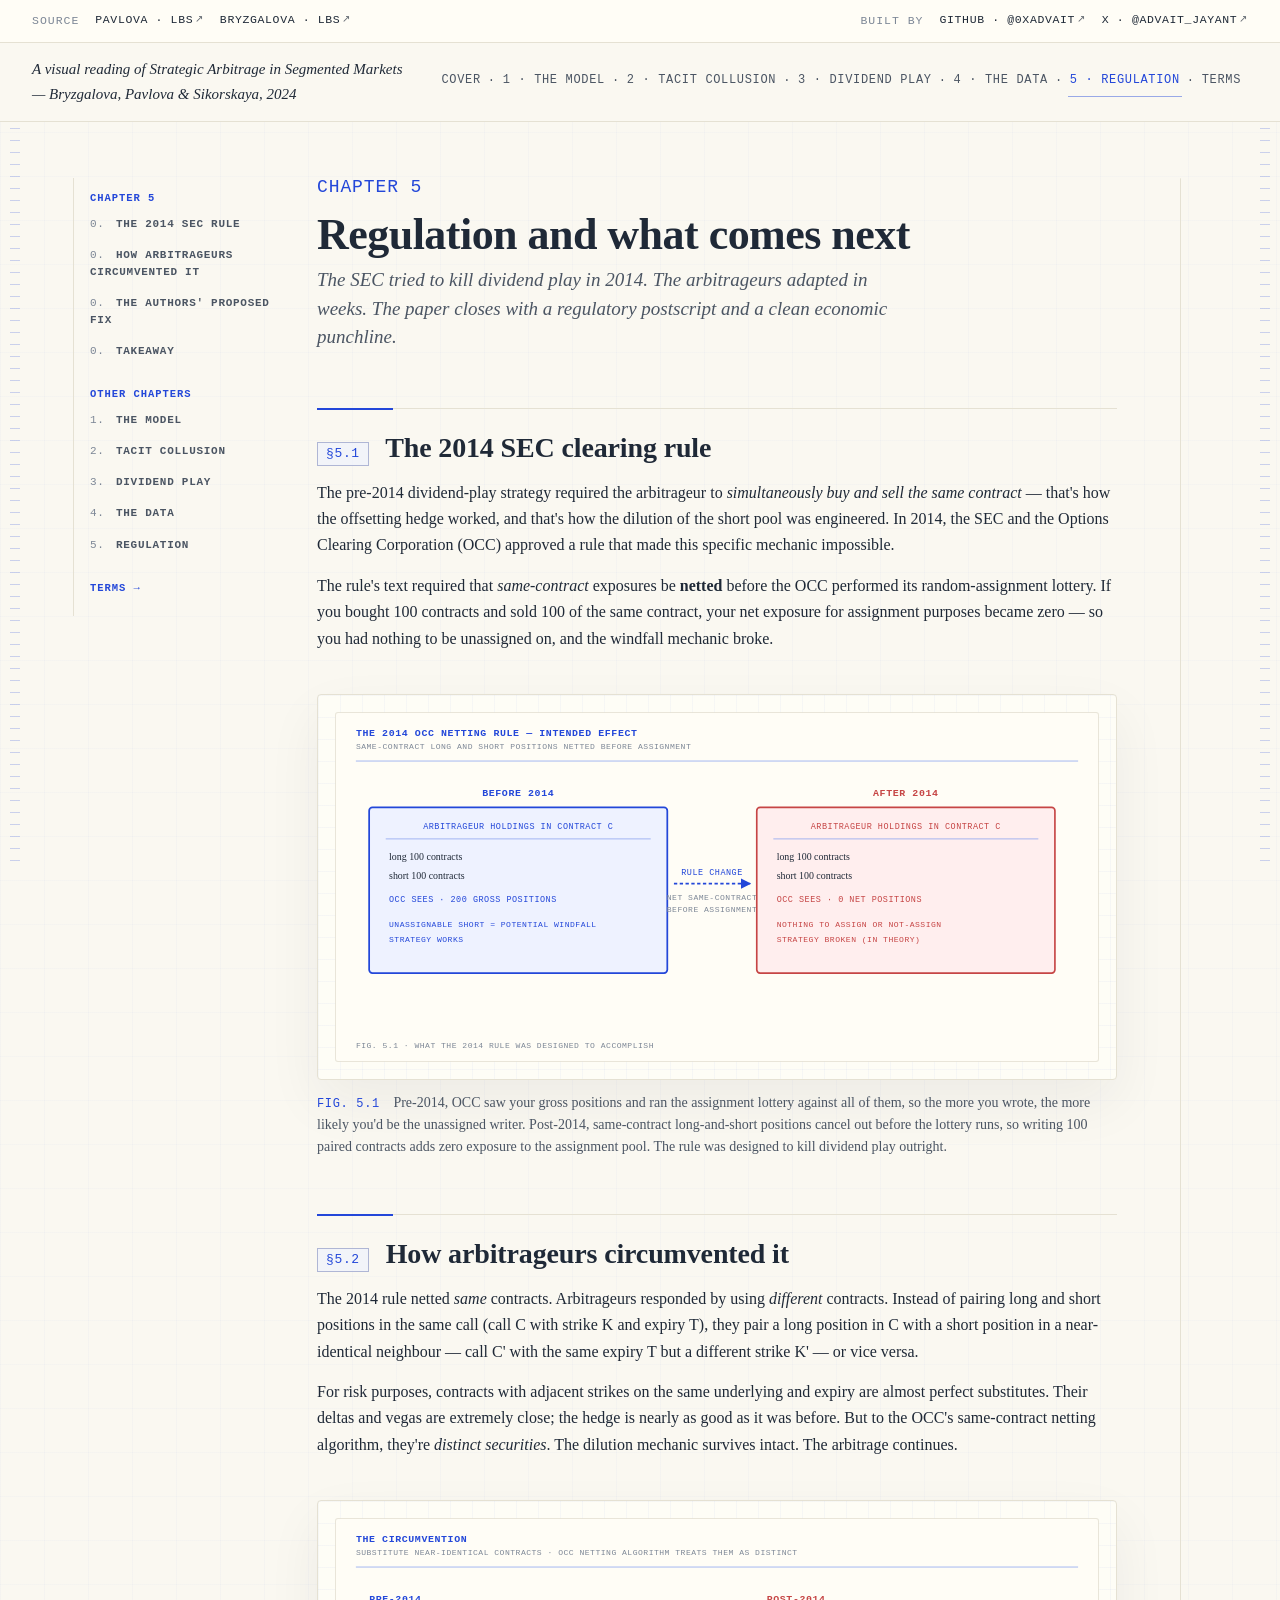
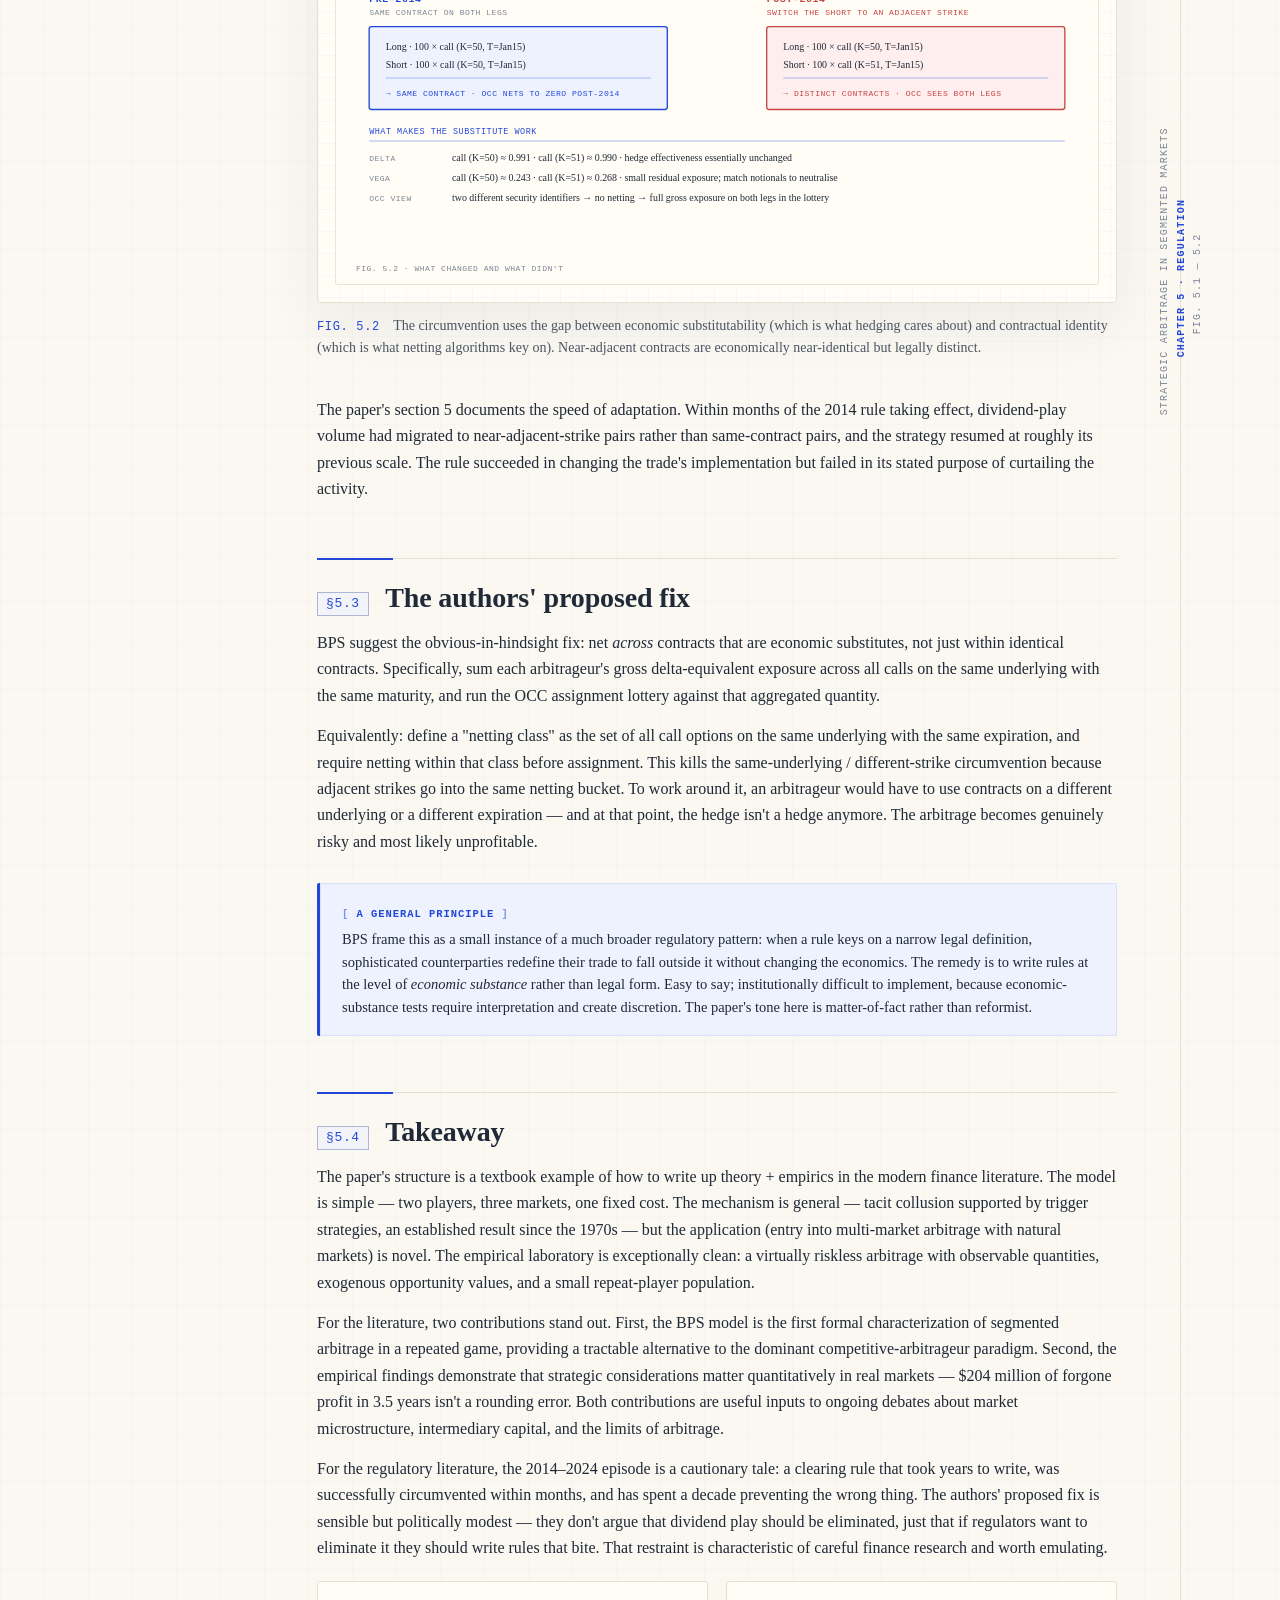
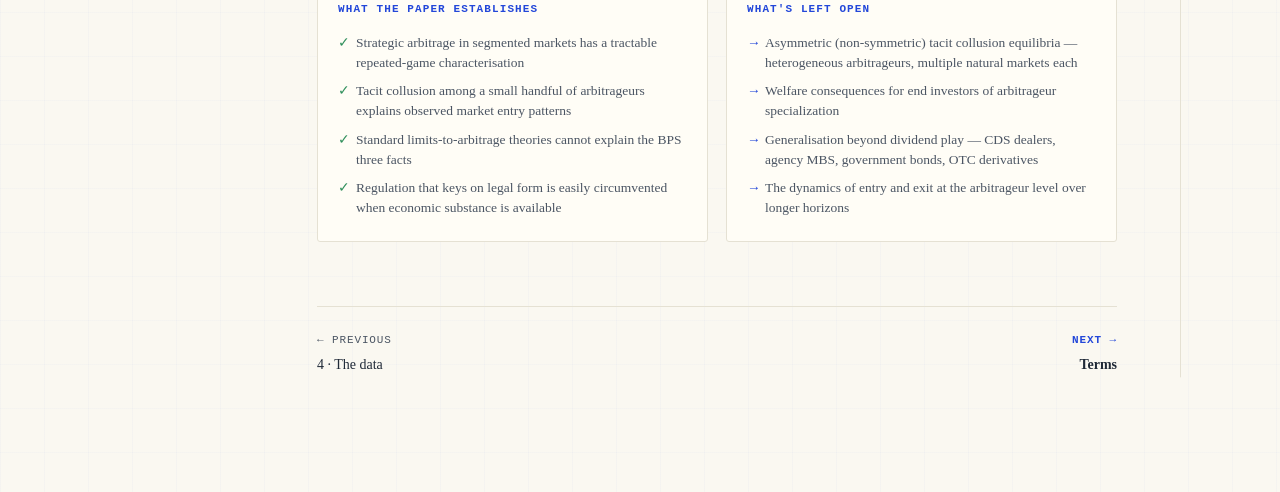
<file: chapter-5.html>
<!doctype html>
<html lang="en">
<head>
<meta charset="utf-8" />
<meta name="viewport" content="width=device-width, initial-scale=1" />
<meta name="description" content="A visual walkthrough of Bryzgalova, Pavlova and Sikorskaya’s Strategic Arbitrage in Segmented Markets, with diagrams, glossary, and chapter-by-chapter explanation." />
<title>5 · Regulation — A visual reading of Bryzgalova, Pavlova &amp; Sikorskaya 2024</title>
<link rel="stylesheet" href="styles.css" />
</head>
<body>
<a class="skip-link" href="#main">Skip to content</a>

<div class="linkbar">
  <div class="group">
    <span class="lbl-tag">Source</span>
    <a href="https://www.london.edu/faculty-and-research/faculty/profiles/p/pavlova-anna" target="_blank" rel="noopener">Pavlova · LBS<span class="arrow">↗</span></a>
    <a href="https://www.london.edu/faculty-and-research/faculty/profiles/b/bryzgalova-svetlana" target="_blank" rel="noopener">Bryzgalova · LBS<span class="arrow">↗</span></a>
  </div>
  <div class="group">
    <span class="lbl-tag">Built by</span>
    <a href="https://github.com/0xadvait" target="_blank" rel="noopener">GitHub · @0xadvait<span class="arrow">↗</span></a>
    <a href="https://x.com/advait_jayant" target="_blank" rel="noopener">X · @advait_jayant<span class="arrow">↗</span></a>
  </div>
</div>

<header class="topbar">
  <div class="brand">A visual reading of <em>Strategic Arbitrage in Segmented Markets</em> — Bryzgalova, Pavlova &amp; Sikorskaya, 2024</div>
  <nav class="crumbs" aria-label="Chapters">
    <a href="index.html">Cover</a> ·
    <a href="chapter-1.html">1 · The model</a> ·
    <a href="chapter-2.html">2 · Tacit collusion</a> ·
    <a href="chapter-3.html">3 · Dividend play</a> ·
    <a href="chapter-4.html">4 · The data</a> ·
    <a href="chapter-5.html" class="current" aria-current="page">5 · Regulation</a> ·
    <a href="terminology.html">Terms</a>
  </nav>
</header>

<main id="main" class="shell">

  <aside class="toc">
    <h3>Chapter 5</h3>
    <ol style="counter-reset: none;">
      <li style="counter-increment: none;"><a href="#sec-2014">The 2014 SEC rule</a></li>
      <li style="counter-increment: none;"><a href="#circumvent">How arbitrageurs circumvented it</a></li>
      <li style="counter-increment: none;"><a href="#proposal">The authors' proposed fix</a></li>
      <li style="counter-increment: none;"><a href="#takeaway">Takeaway</a></li>
    </ol>
    <h3 style="margin-top:24px;">Other chapters</h3>
    <ol>
      <li><a href="chapter-1.html">The model</a></li>
      <li><a href="chapter-2.html">Tacit collusion</a></li>
      <li><a href="chapter-3.html">Dividend play</a></li>
      <li><a href="chapter-4.html">The data</a></li>
      <li><a href="chapter-5.html">Regulation</a></li>
    </ol>
    <h3 style="margin-top:24px;"><a href="terminology.html" style="color:var(--blue);">Terms →</a></h3>
  </aside>

  <article class="content">

    <h1><span class="num">CHAPTER 5</span>Regulation and what comes next</h1>
    <p class="deck">
      The SEC tried to kill dividend play in 2014. The arbitrageurs adapted in weeks. The paper closes with a regulatory postscript and a clean economic punchline.
    </p>


    <!-- ============== §5.1 2014 RULE ============== -->
    <h2 id="sec-2014"><span class="num">§5.1</span> The 2014 SEC clearing rule</h2>

    <p>
      The pre-2014 dividend-play strategy required the arbitrageur to <em>simultaneously buy and sell the same contract</em> — that's how the offsetting hedge worked, and that's how the dilution of the short pool was engineered. In 2014, the SEC and the Options Clearing Corporation (OCC) approved a rule that made this specific mechanic impossible.
    </p>

    <p>
      The rule's text required that <em>same-contract</em> exposures be <strong>netted</strong> before the OCC performed its random-assignment lottery. If you bought 100 contracts and sold 100 of the same contract, your net exposure for assignment purposes became zero — so you had nothing to be unassigned on, and the windfall mechanic broke.
    </p>

    <figure>
        <div class="figure-canvas" tabindex="0" aria-label="Scrollable diagram">
        <svg class="diag" viewBox="0 0 920 420" xmlns="http://www.w3.org/2000/svg" role="img" aria-labelledby="chapter_5-fig-5-1-title chapter_5-fig-5-1-desc">
          <title id="chapter_5-fig-5-1-title">FIG. 5.1</title>
          <desc id="chapter_5-fig-5-1-desc">Pre-2014, OCC saw your gross positions and ran the assignment lottery against all of them, so the more you wrote, the more likely you&#x27;d be the unassigned writer. Post-2014, same-contract long-and-short positions cancel out before the lottery runs, so writing 1</desc>
        <defs>
          <marker id="ch5f1-arr" viewBox="0 0 10 10" refX="9" refY="5" markerWidth="6" markerHeight="6" orient="auto">
            <path d="M 0 0 L 10 5 L 0 10 z" class="fill"/>
          </marker>
        </defs>

        <text x="24" y="28" class="lbl-big">THE 2014 OCC NETTING RULE — INTENDED EFFECT</text>
        <text x="24" y="44" class="lbl-soft">SAME-CONTRACT LONG AND SHORT POSITIONS NETTED BEFORE ASSIGNMENT</text>
        <line x1="24" y1="58" x2="896" y2="58" class="stroke-soft"/>

        <!-- BEFORE -->
        <g transform="translate(40,100)">
          <text x="180" y="0" class="lbl-big" text-anchor="middle">BEFORE 2014</text>
          <rect x="0" y="14" width="360" height="200" class="stroke-2 fill-soft" rx="4"/>
          <text x="180" y="40" class="lbl" text-anchor="middle">ARBITRAGEUR HOLDINGS IN CONTRACT C</text>
          <line x1="20" y1="52" x2="340" y2="52" class="stroke-soft"/>
          <text x="24" y="78" class="body">long 100 contracts</text>
          <text x="24" y="100" class="body">short 100 contracts</text>
          <text x="24" y="128" class="lbl">OCC SEES · 200 GROSS POSITIONS</text>
          <text x="24" y="158" class="lbl-soft" style="fill:#2347d9;">unassignable short = potential windfall</text>
          <text x="24" y="176" class="lbl-soft" style="fill:#2347d9;">strategy works</text>
        </g>

        <!-- arrow -->
        <line x1="408" y1="206" x2="500" y2="206" class="stroke-2" stroke-dasharray="4 3" marker-end="url(#ch5f1-arr)"/>
        <text x="454" y="196" class="lbl" text-anchor="middle">RULE CHANGE</text>
        <text x="454" y="226" class="lbl-soft" text-anchor="middle">net same-contract</text>
        <text x="454" y="240" class="lbl-soft" text-anchor="middle">before assignment</text>

        <!-- AFTER -->
        <g transform="translate(508,100)">
          <text x="180" y="0" class="lbl-big" text-anchor="middle" style="fill:#c64545;">AFTER 2014</text>
          <rect x="0" y="14" width="360" height="200" stroke="#c64545" fill="#fee" stroke-width="2" rx="4"/>
          <text x="180" y="40" class="lbl" text-anchor="middle" style="fill:#c64545;">ARBITRAGEUR HOLDINGS IN CONTRACT C</text>
          <line x1="20" y1="52" x2="340" y2="52" class="stroke-soft"/>
          <text x="24" y="78" class="body">long 100 contracts</text>
          <text x="24" y="100" class="body">short 100 contracts</text>
          <text x="24" y="128" class="lbl" style="fill:#c64545;">OCC SEES · 0 NET POSITIONS</text>
          <text x="24" y="158" class="lbl-soft" style="fill:#c64545;">nothing to assign or not-assign</text>
          <text x="24" y="176" class="lbl-soft" style="fill:#c64545;">strategy broken (in theory)</text>
        </g>

        <text x="24" y="405" class="lbl-soft">FIG. 5.1 · WHAT THE 2014 RULE WAS DESIGNED TO ACCOMPLISH</text>
      </svg>
        </div>
      <figcaption><span class="figno">FIG. 5.1</span> Pre-2014, OCC saw your gross positions and ran the assignment lottery against all of them, so the more you wrote, the more likely you'd be the unassigned writer. Post-2014, same-contract long-and-short positions cancel out before the lottery runs, so writing 100 paired contracts adds zero exposure to the assignment pool. The rule was designed to kill dividend play outright.</figcaption>
    </figure>


    <!-- ============== §5.2 CIRCUMVENT ============== -->
    <h2 id="circumvent"><span class="num">§5.2</span> How arbitrageurs circumvented it</h2>

    <p>
      The 2014 rule netted <em>same</em> contracts. Arbitrageurs responded by using <em>different</em> contracts. Instead of pairing long and short positions in the same call (call C with strike K and expiry T), they pair a long position in C with a short position in a near-identical neighbour — call C' with the same expiry T but a different strike K' — or vice versa.
    </p>

    <p>
      For risk purposes, contracts with adjacent strikes on the same underlying and expiry are almost perfect substitutes. Their deltas and vegas are extremely close; the hedge is nearly as good as it was before. But to the OCC's same-contract netting algorithm, they're <em>distinct securities</em>. The dilution mechanic survives intact. The arbitrage continues.
    </p>

    <figure>
        <div class="figure-canvas" tabindex="0" aria-label="Scrollable diagram">
        <svg class="diag" viewBox="0 0 920 440" xmlns="http://www.w3.org/2000/svg" role="img" aria-labelledby="chapter_5-fig-5-2-title chapter_5-fig-5-2-desc">
          <title id="chapter_5-fig-5-2-title">FIG. 5.2</title>
          <desc id="chapter_5-fig-5-2-desc">The circumvention uses the gap between economic substitutability (which is what hedging cares about) and contractual identity (which is what netting algorithms key on). Near-adjacent contracts are economically near-identical but legally distinct.</desc>
        <text x="24" y="28" class="lbl-big">THE CIRCUMVENTION</text>
        <text x="24" y="44" class="lbl-soft">SUBSTITUTE NEAR-IDENTICAL CONTRACTS · OCC NETTING ALGORITHM TREATS THEM AS DISTINCT</text>
        <line x1="24" y1="58" x2="896" y2="58" class="stroke-soft"/>

        <!-- pre-2014 -->
        <g transform="translate(40,100)">
          <text x="0" y="0" class="lbl-big">PRE-2014</text>
          <text x="0" y="16" class="lbl-soft">same contract on both legs</text>
          <rect x="0" y="30" width="360" height="100" stroke="#2347d9" fill="#eef2ff" stroke-width="1.6" rx="3"/>
          <text x="20" y="58" class="body">Long  · 100 × call (K=50, T=Jan15)</text>
          <text x="20" y="80" class="body">Short · 100 × call (K=50, T=Jan15)</text>
          <line x1="20" y1="92" x2="340" y2="92" class="stroke-soft"/>
          <text x="20" y="114" class="lbl-soft" style="fill:#2347d9;">→ SAME CONTRACT · OCC nets to zero post-2014</text>
        </g>

        <!-- post-2014 -->
        <g transform="translate(520,100)">
          <text x="0" y="0" class="lbl-big" style="fill:#c64545;">POST-2014</text>
          <text x="0" y="16" class="lbl-soft" style="fill:#c64545;">switch the short to an adjacent strike</text>
          <rect x="0" y="30" width="360" height="100" stroke="#c64545" fill="#fee" stroke-width="1.6" rx="3"/>
          <text x="20" y="58" class="body">Long  · 100 × call (K=50, T=Jan15)</text>
          <text x="20" y="80" class="body">Short · 100 × call (K=51, T=Jan15)</text>
          <line x1="20" y1="92" x2="340" y2="92" class="stroke-soft"/>
          <text x="20" y="114" class="lbl-soft" style="fill:#c64545;">→ DISTINCT CONTRACTS · OCC sees both legs</text>
        </g>

        <!-- delta / vega comparison -->
        <g transform="translate(40,260)">
          <text x="0" y="0" class="lbl">WHAT MAKES THE SUBSTITUTE WORK</text>
          <line x1="0" y1="8" x2="840" y2="8" class="stroke-soft"/>
          <text x="0" y="32" class="lbl-soft">DELTA</text>
          <text x="100" y="32" class="body">call (K=50) ≈ 0.991 · call (K=51) ≈ 0.990 · hedge effectiveness essentially unchanged</text>
          <text x="0" y="56" class="lbl-soft">VEGA</text>
          <text x="100" y="56" class="body">call (K=50) ≈ 0.243 · call (K=51) ≈ 0.268 · small residual exposure; match notionals to neutralise</text>
          <text x="0" y="80" class="lbl-soft">OCC VIEW</text>
          <text x="100" y="80" class="body">two different security identifiers → no netting → full gross exposure on both legs in the lottery</text>
        </g>

        <text x="24" y="425" class="lbl-soft">FIG. 5.2 · WHAT CHANGED AND WHAT DIDN'T</text>
      </svg>
        </div>
      <figcaption><span class="figno">FIG. 5.2</span> The circumvention uses the gap between economic substitutability (which is what hedging cares about) and contractual identity (which is what netting algorithms key on). Near-adjacent contracts are economically near-identical but legally distinct.</figcaption>
    </figure>

    <p>
      The paper's section 5 documents the speed of adaptation. Within months of the 2014 rule taking effect, dividend-play volume had migrated to near-adjacent-strike pairs rather than same-contract pairs, and the strategy resumed at roughly its previous scale. The rule succeeded in changing the trade's implementation but failed in its stated purpose of curtailing the activity.
    </p>


    <!-- ============== §5.3 PROPOSAL ============== -->
    <h2 id="proposal"><span class="num">§5.3</span> The authors' proposed fix</h2>

    <p>
      BPS suggest the obvious-in-hindsight fix: net <em>across</em> contracts that are economic substitutes, not just within identical contracts. Specifically, sum each arbitrageur's gross delta-equivalent exposure across all calls on the same underlying with the same maturity, and run the OCC assignment lottery against that aggregated quantity.
    </p>

    <p>
      Equivalently: define a "netting class" as the set of all call options on the same underlying with the same expiration, and require netting within that class before assignment. This kills the same-underlying / different-strike circumvention because adjacent strikes go into the same netting bucket. To work around it, an arbitrageur would have to use contracts on a different underlying or a different expiration — and at that point, the hedge isn't a hedge anymore. The arbitrage becomes genuinely risky and most likely unprofitable.
    </p>

    <div class="callout">
      <span class="tag">A general principle</span>
      <p>
        BPS frame this as a small instance of a much broader regulatory pattern: when a rule keys on a narrow legal definition, sophisticated counterparties redefine their trade to fall outside it without changing the economics. The remedy is to write rules at the level of <em>economic substance</em> rather than legal form. Easy to say; institutionally difficult to implement, because economic-substance tests require interpretation and create discretion. The paper's tone here is matter-of-fact rather than reformist.
      </p>
    </div>


    <!-- ============== §5.4 TAKEAWAY ============== -->
    <h2 id="takeaway"><span class="num">§5.4</span> Takeaway</h2>

    <p>
      The paper's structure is a textbook example of how to write up theory + empirics in the modern finance literature. The model is simple — two players, three markets, one fixed cost. The mechanism is general — tacit collusion supported by trigger strategies, an established result since the 1970s — but the application (entry into multi-market arbitrage with natural markets) is novel. The empirical laboratory is exceptionally clean: a virtually riskless arbitrage with observable quantities, exogenous opportunity values, and a small repeat-player population.
    </p>

    <p>
      For the literature, two contributions stand out. First, the BPS model is the first formal characterization of segmented arbitrage in a repeated game, providing a tractable alternative to the dominant competitive-arbitrageur paradigm. Second, the empirical findings demonstrate that strategic considerations matter quantitatively in real markets — $204 million of forgone profit in 3.5 years isn't a rounding error. Both contributions are useful inputs to ongoing debates about market microstructure, intermediary capital, and the limits of arbitrage.
    </p>

    <p>
      For the regulatory literature, the 2014–2024 episode is a cautionary tale: a clearing rule that took years to write, was successfully circumvented within months, and has spent a decade preventing the wrong thing. The authors' proposed fix is sensible but politically modest — they don't argue that dividend play should be eliminated, just that if regulators want to eliminate it they should write rules that bite. That restraint is characteristic of careful finance research and worth emulating.
    </p>

    <div class="compare">
      <div>
        <h4>What the paper establishes</h4>
        <ul>
          <li class="good">Strategic arbitrage in segmented markets has a tractable repeated-game characterisation</li>
          <li class="good">Tacit collusion among a small handful of arbitrageurs explains observed market entry patterns</li>
          <li class="good">Standard limits-to-arbitrage theories cannot explain the BPS three facts</li>
          <li class="good">Regulation that keys on legal form is easily circumvented when economic substance is available</li>
        </ul>
      </div>
      <div>
        <h4>What's left open</h4>
        <ul>
          <li>Asymmetric (non-symmetric) tacit collusion equilibria — heterogeneous arbitrageurs, multiple natural markets each</li>
          <li>Welfare consequences for end investors of arbitrageur specialization</li>
          <li>Generalisation beyond dividend play — CDS dealers, agency MBS, government bonds, OTC derivatives</li>
          <li>The dynamics of entry and exit at the arbitrageur level over longer horizons</li>
        </ul>
      </div>
    </div>


    <div class="pagenav">
      <a href="chapter-4.html">← Previous<span class="nm">4 · The data</span></a>
      <a href="terminology.html">Next →<span class="nm">Terms</span></a>
    </div>

  </article>

  <div class="margin-tag">
    <span class="top">STRATEGIC ARBITRAGE IN SEGMENTED MARKETS</span>
    <span class="mid">CHAPTER 5 · REGULATION</span>
    <span class="bot">FIG. 5.1 — 5.2</span>
  </div>

</main>

</body>
</html>
</file>
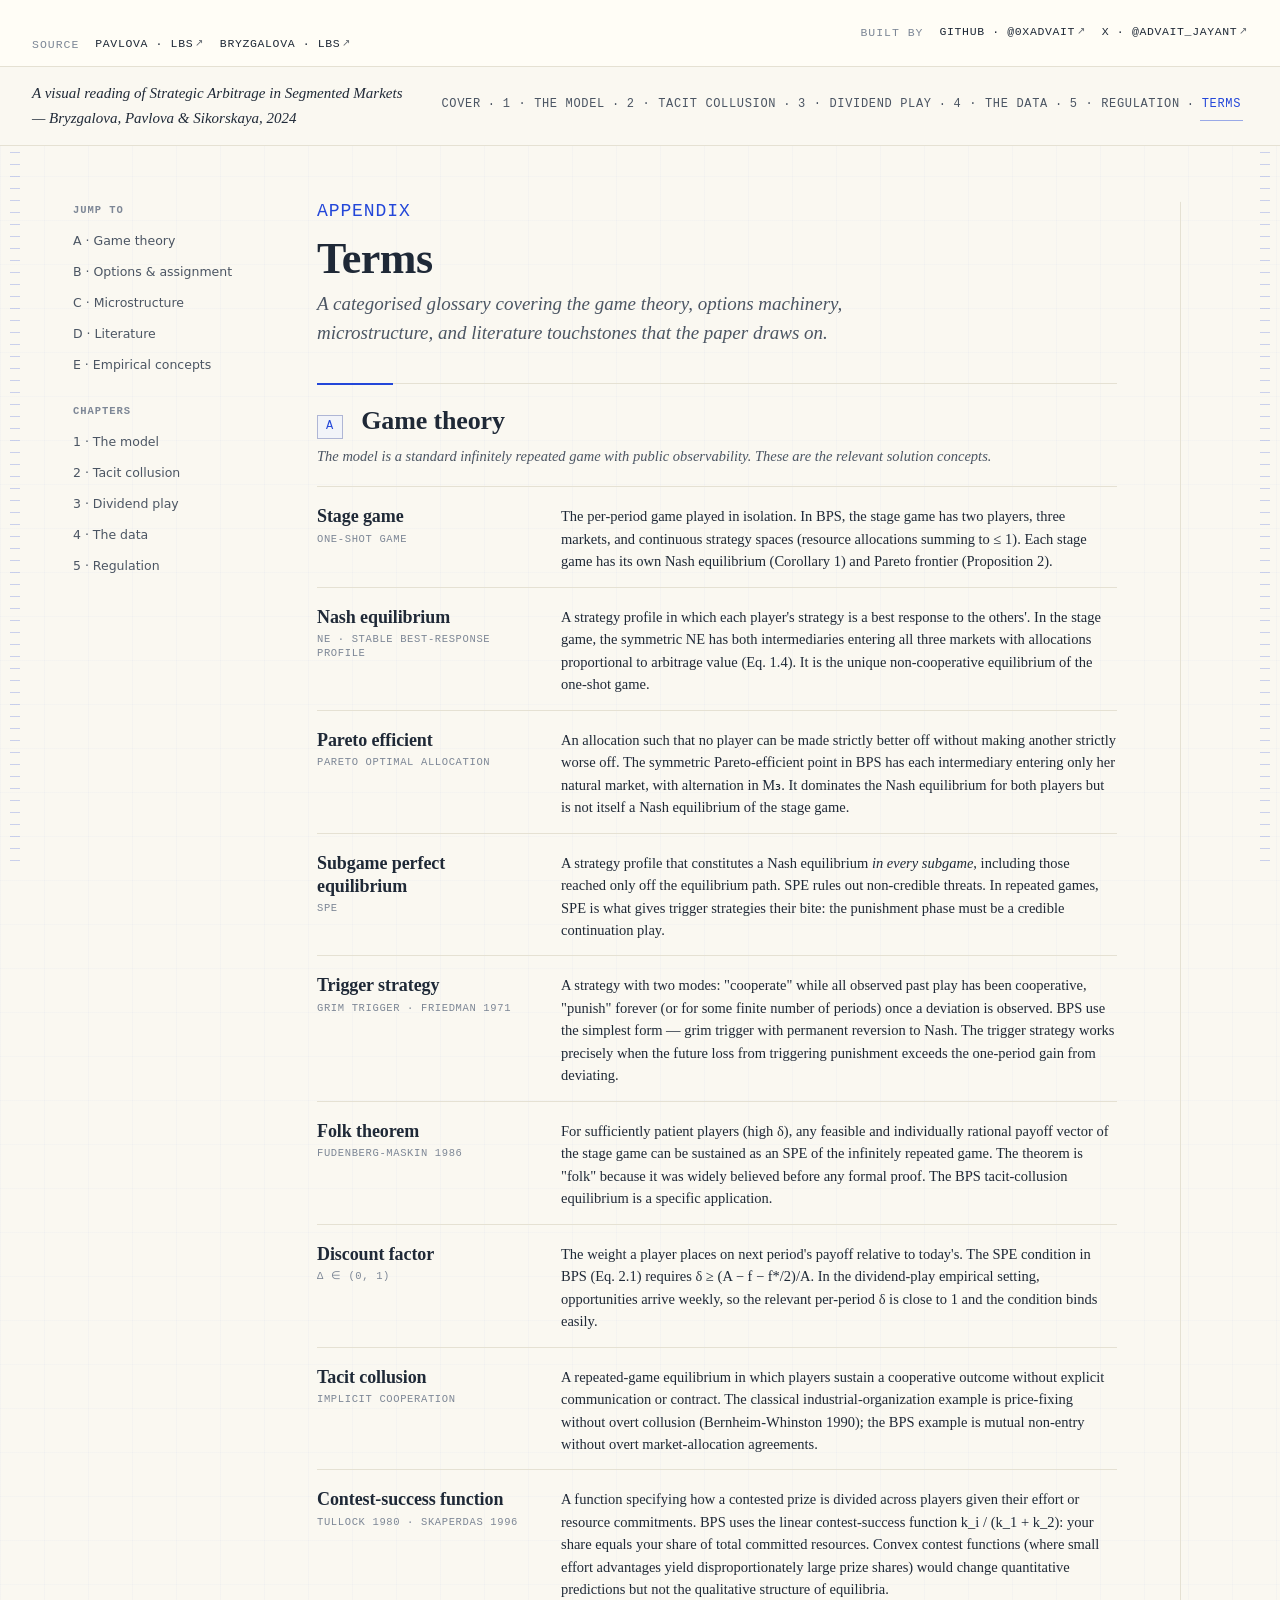
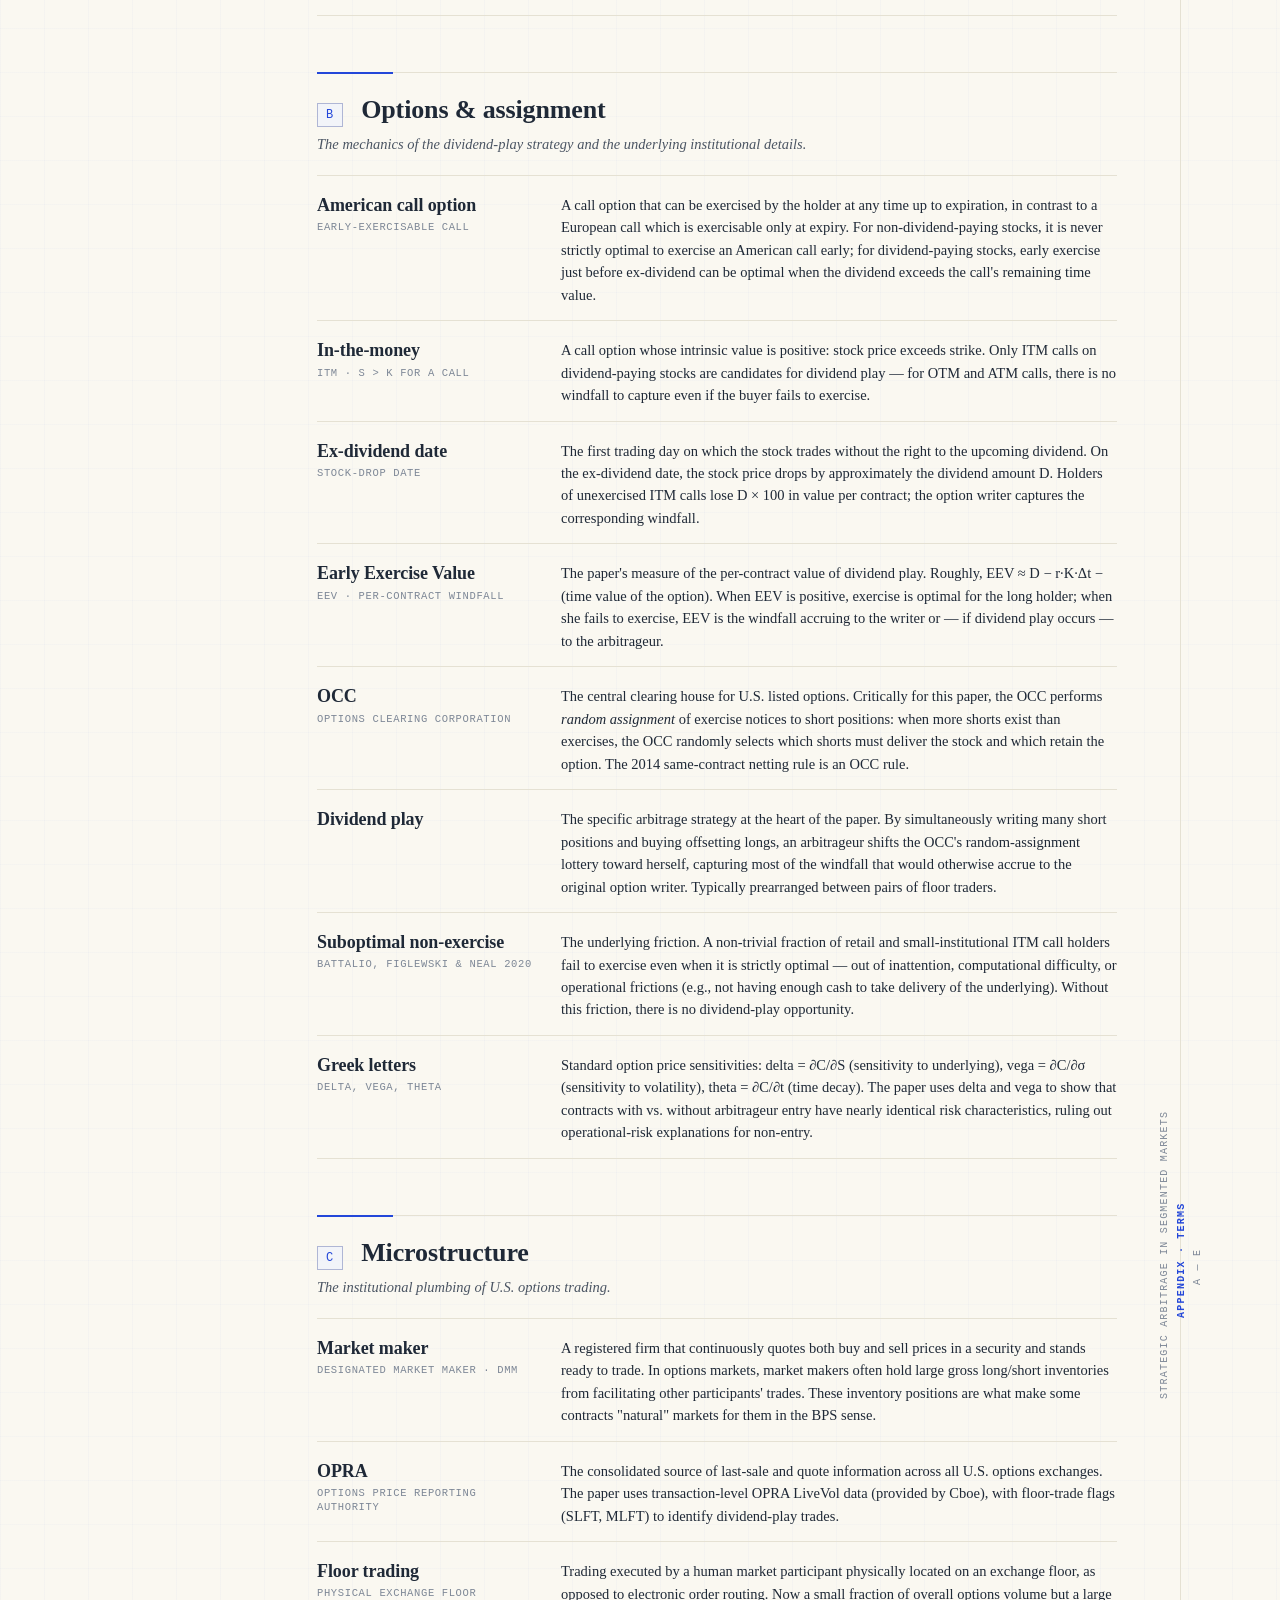
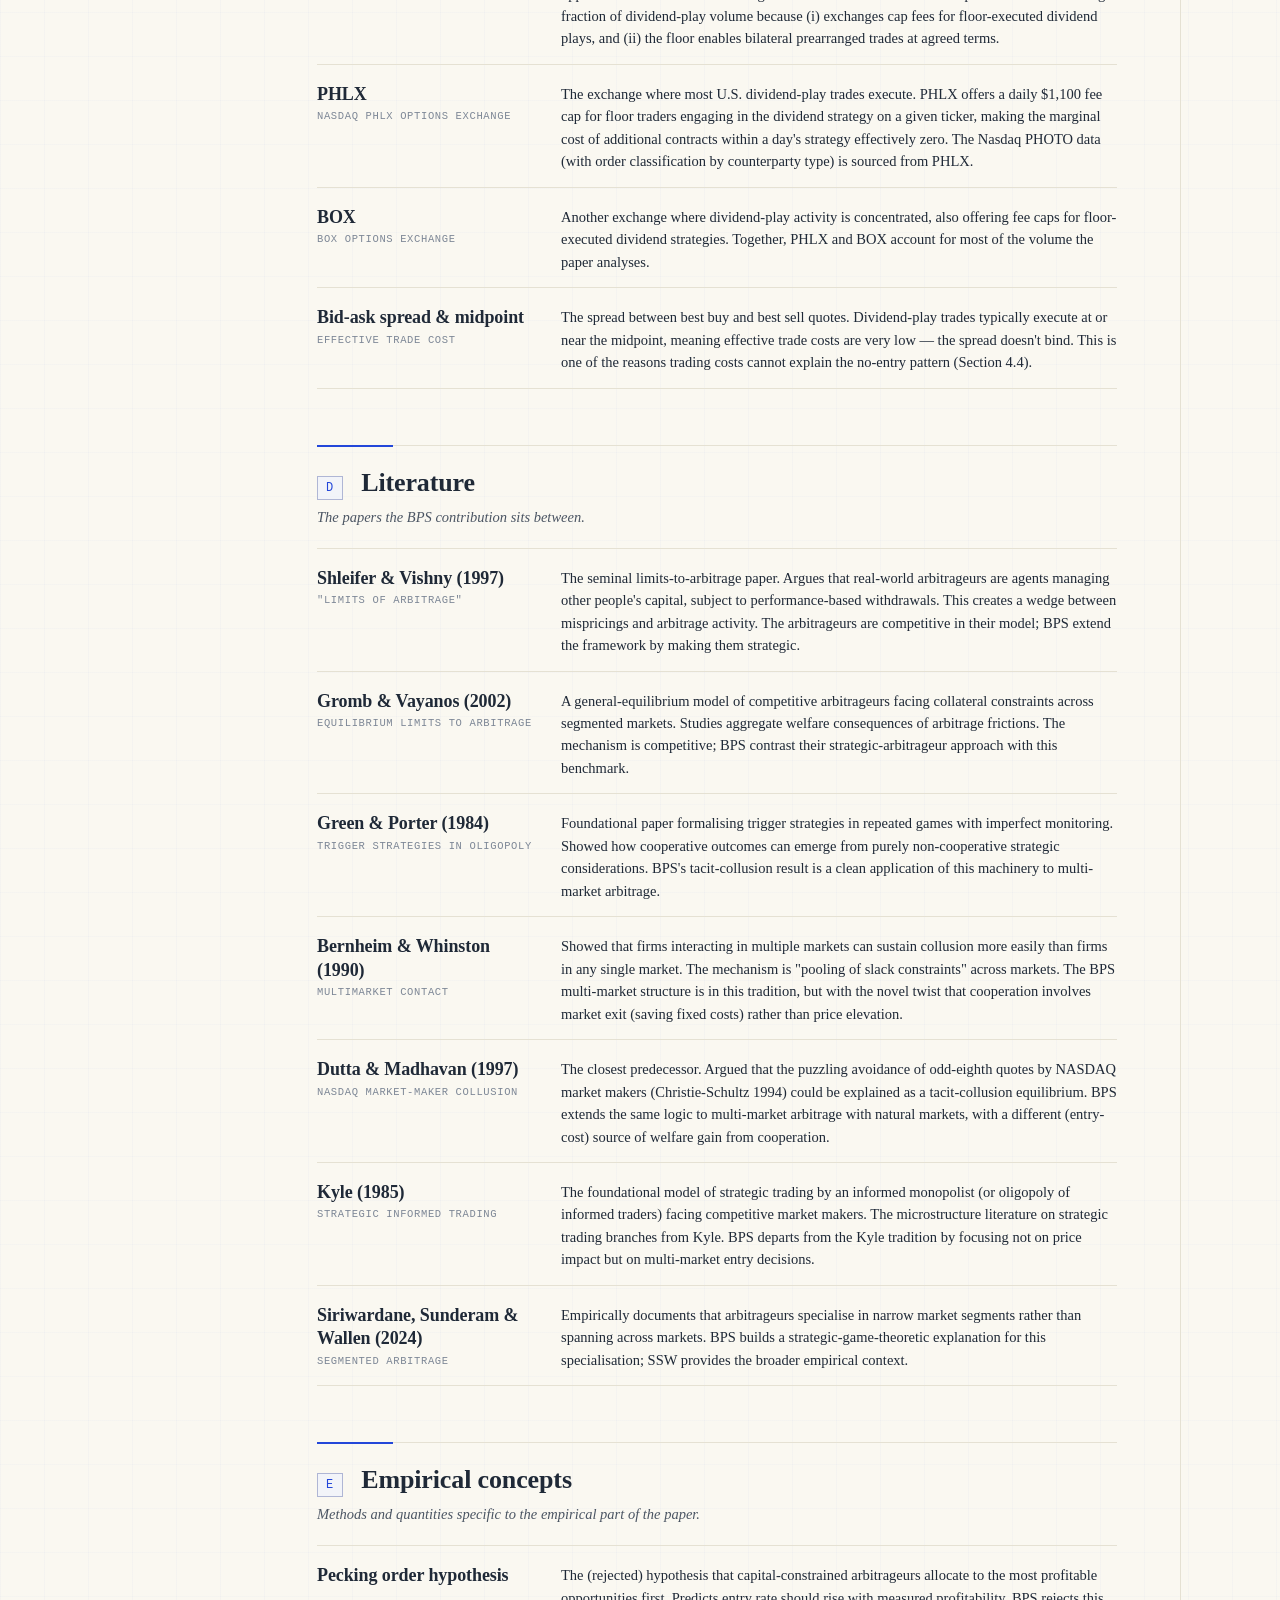
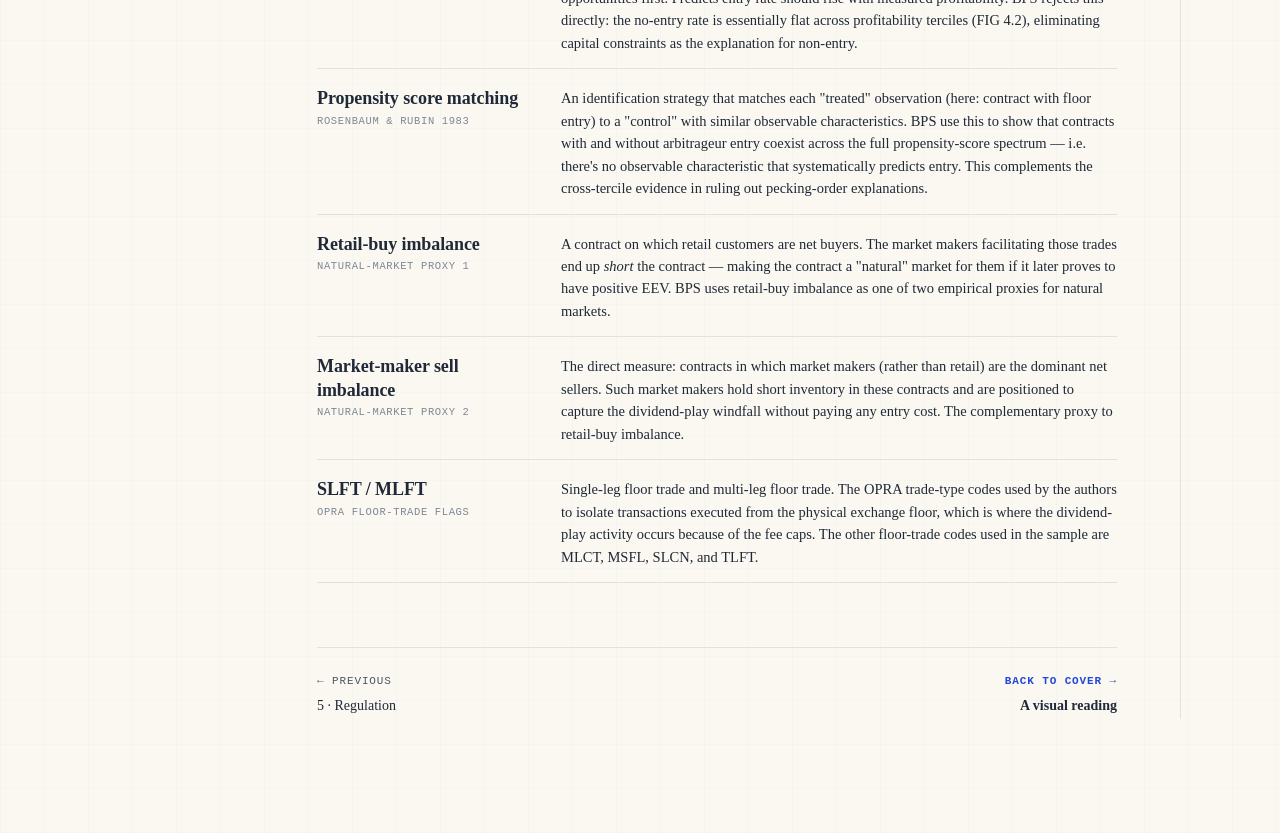
<file: terminology.html>
<!doctype html>
<html lang="en">
<head>
<meta charset="utf-8" />
<meta name="viewport" content="width=device-width, initial-scale=1" />
<meta name="description" content="A visual walkthrough of Bryzgalova, Pavlova and Sikorskaya’s Strategic Arbitrage in Segmented Markets, with diagrams, glossary, and chapter-by-chapter explanation." />
<title>Terms — A visual reading of Bryzgalova, Pavlova &amp; Sikorskaya 2024</title>
<link rel="stylesheet" href="styles.css" />
<style>
  .group { margin-top: 56px; }
  .group:first-of-type { margin-top: 24px; }
  .group h2 {
    font-family: var(--serif); font-size: 26px; margin: 0 0 6px;
    font-weight: 700; letter-spacing: -0.005em;
  }
  .group h2 .num {
    font-family: var(--mono); font-size: 12px; color: var(--blue);
    letter-spacing: 0.05em; margin-right: 12px; font-weight: 400;
  }
  .group .group-deck {
    font-style: italic; color: var(--ink-soft); font-size: 14.5px; margin: 0 0 18px;
  }
  .term {
    border-top: 1px solid var(--rule); padding: 18px 0 14px;
    display: grid; grid-template-columns: 220px 1fr; gap: 24px;
  }
  .term:last-child { border-bottom: 1px solid var(--rule); }
  .term .name {
    font-family: var(--serif); font-size: 18px; font-weight: 700;
    color: var(--ink); line-height: 1.3; letter-spacing: -0.005em;
  }
  .term .name .alt {
    display: block; font-family: var(--mono); font-size: 10.5px;
    color: var(--ink-faint); letter-spacing: 0.06em;
    text-transform: uppercase; font-weight: 400; margin-top: 4px;
  }
  .term .body { font-size: 14.5px; line-height: 1.55; color: var(--ink); }
  .term .body p { margin: 0 0 10px; }
  .term .body p:last-child { margin: 0; }
  @media (max-width: 700px) {
    .term { grid-template-columns: 1fr; gap: 4px; }
  }
  .quickjump {
    position: sticky; top: 80px; align-self: start;
    font-family: var(--sans); font-size: 12.5px;
    min-width: 0;
  }
  .quickjump h3 {
    font-family: var(--mono); font-size: 10.5px; letter-spacing: 0.09em;
    text-transform: uppercase; color: var(--ink-faint);
    margin: 0 0 8px; font-weight: 600;
  }
  .quickjump ul { list-style: none; padding: 0; margin: 0 0 18px; }
  .quickjump li { margin: 3px 0; }
  .quickjump li a { color: var(--ink-soft); font-weight: 500; display: inline-flex; align-items: center; min-height: 28px; }
  .quickjump li a:hover { color: var(--blue); text-decoration: none; }
  @media (max-width: 1100px) {
    .quickjump { position: static; border-bottom: 1px solid var(--rule); padding-bottom: 14px; }
  }
</style>
</head>
<body>
<a class="skip-link" href="#main">Skip to content</a>

<div class="linkbar">
  <div class="group">
    <span class="lbl-tag">Source</span>
    <a href="https://www.london.edu/faculty-and-research/faculty/profiles/p/pavlova-anna" target="_blank" rel="noopener">Pavlova · LBS<span class="arrow">↗</span></a>
    <a href="https://www.london.edu/faculty-and-research/faculty/profiles/b/bryzgalova-svetlana" target="_blank" rel="noopener">Bryzgalova · LBS<span class="arrow">↗</span></a>
  </div>
  <div class="group">
    <span class="lbl-tag">Built by</span>
    <a href="https://github.com/0xadvait" target="_blank" rel="noopener">GitHub · @0xadvait<span class="arrow">↗</span></a>
    <a href="https://x.com/advait_jayant" target="_blank" rel="noopener">X · @advait_jayant<span class="arrow">↗</span></a>
  </div>
</div>

<header class="topbar">
  <div class="brand">A visual reading of <em>Strategic Arbitrage in Segmented Markets</em> — Bryzgalova, Pavlova &amp; Sikorskaya, 2024</div>
  <nav class="crumbs" aria-label="Chapters">
    <a href="index.html">Cover</a> ·
    <a href="chapter-1.html">1 · The model</a> ·
    <a href="chapter-2.html">2 · Tacit collusion</a> ·
    <a href="chapter-3.html">3 · Dividend play</a> ·
    <a href="chapter-4.html">4 · The data</a> ·
    <a href="chapter-5.html">5 · Regulation</a> ·
    <a href="terminology.html" class="current" aria-current="page">Terms</a>
  </nav>
</header>

<main id="main" class="shell">

  <aside class="quickjump">
    <h3>Jump to</h3>
    <ul>
      <li><a href="#game-theory">A · Game theory</a></li>
      <li><a href="#options">B · Options &amp; assignment</a></li>
      <li><a href="#microstructure">C · Microstructure</a></li>
      <li><a href="#literature">D · Literature</a></li>
      <li><a href="#empirical">E · Empirical concepts</a></li>
    </ul>
    <h3 style="margin-top:24px;">Chapters</h3>
    <ul>
      <li><a href="chapter-1.html">1 · The model</a></li>
      <li><a href="chapter-2.html">2 · Tacit collusion</a></li>
      <li><a href="chapter-3.html">3 · Dividend play</a></li>
      <li><a href="chapter-4.html">4 · The data</a></li>
      <li><a href="chapter-5.html">5 · Regulation</a></li>
    </ul>
  </aside>

  <article class="content">

    <h1><span class="num">APPENDIX</span>Terms</h1>
    <p class="deck">
      A categorised glossary covering the game theory, options machinery, microstructure, and literature touchstones that the paper draws on.
    </p>


    <!-- A · GAME THEORY -->
    <section class="group" id="game-theory">
      <h2><span class="num">A</span> Game theory</h2>
      <p class="group-deck">The model is a standard infinitely repeated game with public observability. These are the relevant solution concepts.</p>

      <div class="term">
        <div class="name">Stage game
          <span class="alt">One-shot game</span>
        </div>
        <div class="body">
          <p>The per-period game played in isolation. In BPS, the stage game has two players, three markets, and continuous strategy spaces (resource allocations summing to ≤ 1). Each stage game has its own Nash equilibrium (Corollary 1) and Pareto frontier (Proposition 2).</p>
        </div>
      </div>

      <div class="term">
        <div class="name">Nash equilibrium
          <span class="alt">NE · stable best-response profile</span>
        </div>
        <div class="body">
          <p>A strategy profile in which each player's strategy is a best response to the others'. In the stage game, the symmetric NE has both intermediaries entering all three markets with allocations proportional to arbitrage value (Eq. 1.4). It is the unique non-cooperative equilibrium of the one-shot game.</p>
        </div>
      </div>

      <div class="term">
        <div class="name">Pareto efficient
          <span class="alt">Pareto optimal allocation</span>
        </div>
        <div class="body">
          <p>An allocation such that no player can be made strictly better off without making another strictly worse off. The symmetric Pareto-efficient point in BPS has each intermediary entering only her natural market, with alternation in M₃. It dominates the Nash equilibrium for both players but is not itself a Nash equilibrium of the stage game.</p>
        </div>
      </div>

      <div class="term">
        <div class="name">Subgame perfect equilibrium
          <span class="alt">SPE</span>
        </div>
        <div class="body">
          <p>A strategy profile that constitutes a Nash equilibrium <em>in every subgame</em>, including those reached only off the equilibrium path. SPE rules out non-credible threats. In repeated games, SPE is what gives trigger strategies their bite: the punishment phase must be a credible continuation play.</p>
        </div>
      </div>

      <div class="term">
        <div class="name">Trigger strategy
          <span class="alt">Grim trigger · Friedman 1971</span>
        </div>
        <div class="body">
          <p>A strategy with two modes: "cooperate" while all observed past play has been cooperative, "punish" forever (or for some finite number of periods) once a deviation is observed. BPS use the simplest form — grim trigger with permanent reversion to Nash. The trigger strategy works precisely when the future loss from triggering punishment exceeds the one-period gain from deviating.</p>
        </div>
      </div>

      <div class="term">
        <div class="name">Folk theorem
          <span class="alt">Fudenberg-Maskin 1986</span>
        </div>
        <div class="body">
          <p>For sufficiently patient players (high δ), any feasible and individually rational payoff vector of the stage game can be sustained as an SPE of the infinitely repeated game. The theorem is "folk" because it was widely believed before any formal proof. The BPS tacit-collusion equilibrium is a specific application.</p>
        </div>
      </div>

      <div class="term">
        <div class="name">Discount factor
          <span class="alt">δ ∈ (0, 1)</span>
        </div>
        <div class="body">
          <p>The weight a player places on next period's payoff relative to today's. The SPE condition in BPS (Eq. 2.1) requires δ ≥ (A − f − f*/2)/A. In the dividend-play empirical setting, opportunities arrive weekly, so the relevant per-period δ is close to 1 and the condition binds easily.</p>
        </div>
      </div>

      <div class="term">
        <div class="name">Tacit collusion
          <span class="alt">Implicit cooperation</span>
        </div>
        <div class="body">
          <p>A repeated-game equilibrium in which players sustain a cooperative outcome without explicit communication or contract. The classical industrial-organization example is price-fixing without overt collusion (Bernheim-Whinston 1990); the BPS example is mutual non-entry without overt market-allocation agreements.</p>
        </div>
      </div>

      <div class="term">
        <div class="name">Contest-success function
          <span class="alt">Tullock 1980 · Skaperdas 1996</span>
        </div>
        <div class="body">
          <p>A function specifying how a contested prize is divided across players given their effort or resource commitments. BPS uses the linear contest-success function k_i / (k_1 + k_2): your share equals your share of total committed resources. Convex contest functions (where small effort advantages yield disproportionately large prize shares) would change quantitative predictions but not the qualitative structure of equilibria.</p>
        </div>
      </div>
    </section>


    <!-- B · OPTIONS -->
    <section class="group" id="options">
      <h2><span class="num">B</span> Options &amp; assignment</h2>
      <p class="group-deck">The mechanics of the dividend-play strategy and the underlying institutional details.</p>

      <div class="term">
        <div class="name">American call option
          <span class="alt">Early-exercisable call</span>
        </div>
        <div class="body">
          <p>A call option that can be exercised by the holder at any time up to expiration, in contrast to a European call which is exercisable only at expiry. For non-dividend-paying stocks, it is never strictly optimal to exercise an American call early; for dividend-paying stocks, early exercise just before ex-dividend can be optimal when the dividend exceeds the call's remaining time value.</p>
        </div>
      </div>

      <div class="term">
        <div class="name">In-the-money
          <span class="alt">ITM · S &gt; K for a call</span>
        </div>
        <div class="body">
          <p>A call option whose intrinsic value is positive: stock price exceeds strike. Only ITM calls on dividend-paying stocks are candidates for dividend play — for OTM and ATM calls, there is no windfall to capture even if the buyer fails to exercise.</p>
        </div>
      </div>

      <div class="term">
        <div class="name">Ex-dividend date
          <span class="alt">Stock-drop date</span>
        </div>
        <div class="body">
          <p>The first trading day on which the stock trades without the right to the upcoming dividend. On the ex-dividend date, the stock price drops by approximately the dividend amount D. Holders of unexercised ITM calls lose D × 100 in value per contract; the option writer captures the corresponding windfall.</p>
        </div>
      </div>

      <div class="term">
        <div class="name">Early Exercise Value
          <span class="alt">EEV · per-contract windfall</span>
        </div>
        <div class="body">
          <p>The paper's measure of the per-contract value of dividend play. Roughly, EEV ≈ D − r·K·Δt − (time value of the option). When EEV is positive, exercise is optimal for the long holder; when she fails to exercise, EEV is the windfall accruing to the writer or — if dividend play occurs — to the arbitrageur.</p>
        </div>
      </div>

      <div class="term">
        <div class="name">OCC
          <span class="alt">Options Clearing Corporation</span>
        </div>
        <div class="body">
          <p>The central clearing house for U.S. listed options. Critically for this paper, the OCC performs <em>random assignment</em> of exercise notices to short positions: when more shorts exist than exercises, the OCC randomly selects which shorts must deliver the stock and which retain the option. The 2014 same-contract netting rule is an OCC rule.</p>
        </div>
      </div>

      <div class="term">
        <div class="name">Dividend play</div>
        <div class="body">
          <p>The specific arbitrage strategy at the heart of the paper. By simultaneously writing many short positions and buying offsetting longs, an arbitrageur shifts the OCC's random-assignment lottery toward herself, capturing most of the windfall that would otherwise accrue to the original option writer. Typically prearranged between pairs of floor traders.</p>
        </div>
      </div>

      <div class="term">
        <div class="name">Suboptimal non-exercise
          <span class="alt">Battalio, Figlewski &amp; Neal 2020</span>
        </div>
        <div class="body">
          <p>The underlying friction. A non-trivial fraction of retail and small-institutional ITM call holders fail to exercise even when it is strictly optimal — out of inattention, computational difficulty, or operational frictions (e.g., not having enough cash to take delivery of the underlying). Without this friction, there is no dividend-play opportunity.</p>
        </div>
      </div>

      <div class="term">
        <div class="name">Greek letters
          <span class="alt">Delta, vega, theta</span>
        </div>
        <div class="body">
          <p>Standard option price sensitivities: delta = ∂C/∂S (sensitivity to underlying), vega = ∂C/∂σ (sensitivity to volatility), theta = ∂C/∂t (time decay). The paper uses delta and vega to show that contracts with vs. without arbitrageur entry have nearly identical risk characteristics, ruling out operational-risk explanations for non-entry.</p>
        </div>
      </div>
    </section>


    <!-- C · MICROSTRUCTURE -->
    <section class="group" id="microstructure">
      <h2><span class="num">C</span> Microstructure</h2>
      <p class="group-deck">The institutional plumbing of U.S. options trading.</p>

      <div class="term">
        <div class="name">Market maker
          <span class="alt">Designated Market Maker · DMM</span>
        </div>
        <div class="body">
          <p>A registered firm that continuously quotes both buy and sell prices in a security and stands ready to trade. In options markets, market makers often hold large gross long/short inventories from facilitating other participants' trades. These inventory positions are what make some contracts "natural" markets for them in the BPS sense.</p>
        </div>
      </div>

      <div class="term">
        <div class="name">OPRA
          <span class="alt">Options Price Reporting Authority</span>
        </div>
        <div class="body">
          <p>The consolidated source of last-sale and quote information across all U.S. options exchanges. The paper uses transaction-level OPRA LiveVol data (provided by Cboe), with floor-trade flags (SLFT, MLFT) to identify dividend-play trades.</p>
        </div>
      </div>

      <div class="term">
        <div class="name">Floor trading
          <span class="alt">Physical exchange floor</span>
        </div>
        <div class="body">
          <p>Trading executed by a human market participant physically located on an exchange floor, as opposed to electronic order routing. Now a small fraction of overall options volume but a large fraction of dividend-play volume because (i) exchanges cap fees for floor-executed dividend plays, and (ii) the floor enables bilateral prearranged trades at agreed terms.</p>
        </div>
      </div>

      <div class="term">
        <div class="name">PHLX
          <span class="alt">Nasdaq PHLX Options Exchange</span>
        </div>
        <div class="body">
          <p>The exchange where most U.S. dividend-play trades execute. PHLX offers a daily $1,100 fee cap for floor traders engaging in the dividend strategy on a given ticker, making the marginal cost of additional contracts within a day's strategy effectively zero. The Nasdaq PHOTO data (with order classification by counterparty type) is sourced from PHLX.</p>
        </div>
      </div>

      <div class="term">
        <div class="name">BOX
          <span class="alt">BOX Options Exchange</span>
        </div>
        <div class="body">
          <p>Another exchange where dividend-play activity is concentrated, also offering fee caps for floor-executed dividend strategies. Together, PHLX and BOX account for most of the volume the paper analyses.</p>
        </div>
      </div>

      <div class="term">
        <div class="name">Bid-ask spread &amp; midpoint
          <span class="alt">Effective trade cost</span>
        </div>
        <div class="body">
          <p>The spread between best buy and best sell quotes. Dividend-play trades typically execute at or near the midpoint, meaning effective trade costs are very low — the spread doesn't bind. This is one of the reasons trading costs cannot explain the no-entry pattern (Section 4.4).</p>
        </div>
      </div>
    </section>


    <!-- D · LITERATURE -->
    <section class="group" id="literature">
      <h2><span class="num">D</span> Literature</h2>
      <p class="group-deck">The papers the BPS contribution sits between.</p>

      <div class="term">
        <div class="name">Shleifer &amp; Vishny (1997)
          <span class="alt">"Limits of arbitrage"</span>
        </div>
        <div class="body">
          <p>The seminal limits-to-arbitrage paper. Argues that real-world arbitrageurs are agents managing other people's capital, subject to performance-based withdrawals. This creates a wedge between mispricings and arbitrage activity. The arbitrageurs are competitive in their model; BPS extend the framework by making them strategic.</p>
        </div>
      </div>

      <div class="term">
        <div class="name">Gromb &amp; Vayanos (2002)
          <span class="alt">Equilibrium limits to arbitrage</span>
        </div>
        <div class="body">
          <p>A general-equilibrium model of competitive arbitrageurs facing collateral constraints across segmented markets. Studies aggregate welfare consequences of arbitrage frictions. The mechanism is competitive; BPS contrast their strategic-arbitrageur approach with this benchmark.</p>
        </div>
      </div>

      <div class="term">
        <div class="name">Green &amp; Porter (1984)
          <span class="alt">Trigger strategies in oligopoly</span>
        </div>
        <div class="body">
          <p>Foundational paper formalising trigger strategies in repeated games with imperfect monitoring. Showed how cooperative outcomes can emerge from purely non-cooperative strategic considerations. BPS's tacit-collusion result is a clean application of this machinery to multi-market arbitrage.</p>
        </div>
      </div>

      <div class="term">
        <div class="name">Bernheim &amp; Whinston (1990)
          <span class="alt">Multimarket contact</span>
        </div>
        <div class="body">
          <p>Showed that firms interacting in multiple markets can sustain collusion more easily than firms in any single market. The mechanism is "pooling of slack constraints" across markets. The BPS multi-market structure is in this tradition, but with the novel twist that cooperation involves market exit (saving fixed costs) rather than price elevation.</p>
        </div>
      </div>

      <div class="term">
        <div class="name">Dutta &amp; Madhavan (1997)
          <span class="alt">NASDAQ market-maker collusion</span>
        </div>
        <div class="body">
          <p>The closest predecessor. Argued that the puzzling avoidance of odd-eighth quotes by NASDAQ market makers (Christie-Schultz 1994) could be explained as a tacit-collusion equilibrium. BPS extends the same logic to multi-market arbitrage with natural markets, with a different (entry-cost) source of welfare gain from cooperation.</p>
        </div>
      </div>

      <div class="term">
        <div class="name">Kyle (1985)
          <span class="alt">Strategic informed trading</span>
        </div>
        <div class="body">
          <p>The foundational model of strategic trading by an informed monopolist (or oligopoly of informed traders) facing competitive market makers. The microstructure literature on strategic trading branches from Kyle. BPS departs from the Kyle tradition by focusing not on price impact but on multi-market entry decisions.</p>
        </div>
      </div>

      <div class="term">
        <div class="name">Siriwardane, Sunderam &amp; Wallen (2024)
          <span class="alt">Segmented arbitrage</span>
        </div>
        <div class="body">
          <p>Empirically documents that arbitrageurs specialise in narrow market segments rather than spanning across markets. BPS builds a strategic-game-theoretic explanation for this specialisation; SSW provides the broader empirical context.</p>
        </div>
      </div>
    </section>


    <!-- E · EMPIRICAL -->
    <section class="group" id="empirical">
      <h2><span class="num">E</span> Empirical concepts</h2>
      <p class="group-deck">Methods and quantities specific to the empirical part of the paper.</p>

      <div class="term">
        <div class="name">Pecking order hypothesis</div>
        <div class="body">
          <p>The (rejected) hypothesis that capital-constrained arbitrageurs allocate to the most profitable opportunities first. Predicts entry rate should rise with measured profitability. BPS rejects this directly: the no-entry rate is essentially flat across profitability terciles (FIG 4.2), eliminating capital constraints as the explanation for non-entry.</p>
        </div>
      </div>

      <div class="term">
        <div class="name">Propensity score matching
          <span class="alt">Rosenbaum &amp; Rubin 1983</span>
        </div>
        <div class="body">
          <p>An identification strategy that matches each "treated" observation (here: contract with floor entry) to a "control" with similar observable characteristics. BPS use this to show that contracts with and without arbitrageur entry coexist across the full propensity-score spectrum — i.e. there's no observable characteristic that systematically predicts entry. This complements the cross-tercile evidence in ruling out pecking-order explanations.</p>
        </div>
      </div>

      <div class="term">
        <div class="name">Retail-buy imbalance
          <span class="alt">Natural-market proxy 1</span>
        </div>
        <div class="body">
          <p>A contract on which retail customers are net buyers. The market makers facilitating those trades end up <em>short</em> the contract — making the contract a "natural" market for them if it later proves to have positive EEV. BPS uses retail-buy imbalance as one of two empirical proxies for natural markets.</p>
        </div>
      </div>

      <div class="term">
        <div class="name">Market-maker sell imbalance
          <span class="alt">Natural-market proxy 2</span>
        </div>
        <div class="body">
          <p>The direct measure: contracts in which market makers (rather than retail) are the dominant net sellers. Such market makers hold short inventory in these contracts and are positioned to capture the dividend-play windfall without paying any entry cost. The complementary proxy to retail-buy imbalance.</p>
        </div>
      </div>

      <div class="term">
        <div class="name">SLFT / MLFT
          <span class="alt">OPRA floor-trade flags</span>
        </div>
        <div class="body">
          <p>Single-leg floor trade and multi-leg floor trade. The OPRA trade-type codes used by the authors to isolate transactions executed from the physical exchange floor, which is where the dividend-play activity occurs because of the fee caps. The other floor-trade codes used in the sample are MLCT, MSFL, SLCN, and TLFT.</p>
        </div>
      </div>
    </section>


    <div class="pagenav">
      <a href="chapter-5.html">← Previous<span class="nm">5 · Regulation</span></a>
      <a href="index.html">Back to cover →<span class="nm">A visual reading</span></a>
    </div>

  </article>

  <div class="margin-tag">
    <span class="top">STRATEGIC ARBITRAGE IN SEGMENTED MARKETS</span>
    <span class="mid">APPENDIX · TERMS</span>
    <span class="bot">A — E</span>
  </div>

</main>

</body>
</html>
</file>
<file: styles.css>
/* ---------- root ---------- */
:root {
  --bg: #faf8f1;
  --paper: #fffdf6;
  --ink: #1f2937;
  --ink-soft: #4b5563;
  --ink-faint: #7d8796;
  --rule: #e5e1d3;
  --blue: #2347d9;
  --blue-soft: #5b7cf5;
  --blue-tint: #eef2ff;
  --orange: #f6802b;
  --green: #2f8f5b;
  --red: #c64545;
  --serif: "Iowan Old Style", "Palatino", "Palatino Linotype", Georgia, serif;
  --sans:  "Inter", "Helvetica Neue", system-ui, sans-serif;
  --mono:  "JetBrains Mono", "SF Mono", Menlo, Consolas, monospace;
}

* { box-sizing: border-box; }

.skip-link {
  position: fixed;
  left: 16px;
  top: 12px;
  z-index: 1000;
  transform: translateY(-140%);
  background: var(--blue);
  color: var(--paper);
  border: 1px solid var(--blue);
  border-radius: 3px;
  padding: 8px 12px;
  font-family: var(--mono);
  font-size: 11px;
  letter-spacing: 0.08em;
  text-transform: uppercase;
  transition: transform .16s ease;
}
.skip-link:focus { transform: translateY(0); text-decoration: none; }

html, body {
  margin: 0;
  padding: 0;
  overflow-x: hidden;
  background: var(--bg);
  color: var(--ink);
  font-family: var(--serif);
  font-size: 16px;
  line-height: 1.65;
  -webkit-font-smoothing: antialiased;
}

html {
  scroll-behavior: smooth;
  background:
    radial-gradient(circle at 16% 0%, rgba(35, 71, 217, 0.055), transparent 28rem),
    radial-gradient(circle at 100% 18%, rgba(246, 128, 43, 0.045), transparent 22rem),
    var(--bg);
}
body {
  background:
    linear-gradient(90deg, rgba(35, 71, 217, 0.025) 1px, transparent 1px),
    linear-gradient(rgba(35, 71, 217, 0.018) 1px, transparent 1px),
    var(--bg);
  background-size: 44px 44px;
}

@media (min-width: 1101px) {
  html::before,
  html::after {
    content: "";
    position: fixed;
    top: 92px;
    bottom: 38px;
    width: 10px;
    opacity: 0.22;
    pointer-events: none;
    z-index: 90;
    background: repeating-linear-gradient(to bottom, var(--blue) 0 1px, transparent 1px 12px);
  }
  html::before { left: 10px; }
  html::after { right: 10px; }
}

::selection { background: color-mix(in srgb, var(--blue) 18%, var(--paper)); }

a { color: var(--blue); text-decoration: none; }
a:hover { text-decoration: underline; }
a:focus-visible { outline: 2px solid var(--blue-soft); outline-offset: 3px; border-radius: 2px; }
img, svg { max-width: 100%; }

/* ---------- credits strip (above topbar) ---------- */
.linkbar {
  background: var(--paper);
  border-bottom: 1px solid var(--rule);
  padding: 7px 32px;
  display: flex;
  justify-content: space-between;
  align-items: center;
  font-family: var(--mono);
  font-size: 11.5px;
  letter-spacing: 0.055em;
  text-transform: uppercase;
  color: var(--ink-faint);
  flex-wrap: wrap;
  gap: 6px 18px;
}
.linkbar .group {
  display: flex;
  gap: 16px;
  flex-wrap: wrap;
  align-items: center;
  margin: 0; /* override scoped `.group` rules on terminology.html */
}
.linkbar .lbl-tag {
  color: var(--ink-faint);
  letter-spacing: 0.085em;
}
.linkbar a {
  color: var(--ink);
  display: inline-flex;
  align-items: center;
  min-height: 28px;
  border-bottom: 1px solid transparent;
  transition: color .15s, border-color .15s;
}
.linkbar a:hover {
  color: var(--blue);
  border-bottom-color: var(--blue);
  text-decoration: none;
}
.linkbar .arrow {
  font-size: 10px;
  margin-left: 2px;
  opacity: 0.7;
}
@media (max-width: 720px) {
  .linkbar {
    padding: 8px 16px;
    font-size: 10.5px;
    flex-direction: column;
    align-items: flex-start;
    gap: 6px;
  }
  .linkbar .group { gap: 12px; }
  .linkbar .arrow { display: none; }
}
@media (max-width: 540px) {
  .linkbar { font-size: 10.5px; }
  .linkbar .group { gap: 8px; row-gap: 4px; }
}

/* ---------- top bar ---------- */
.topbar {
  position: sticky;
  top: 0;
  z-index: 100;
  background: var(--bg);
  border-bottom: 1px solid var(--rule);
  padding: 14px 32px;
  display: flex;
  justify-content: space-between;
  align-items: center;
  gap: 24px;
  font-family: var(--mono);
  font-size: 12px;
  text-transform: uppercase;
  letter-spacing: 0.055em;
  color: var(--ink-soft);
}
.topbar .brand {
  font-family: var(--serif);
  font-style: italic;
  font-size: 15px;
  color: var(--ink);
  text-transform: none;
  letter-spacing: 0;
  flex: 1 1 380px;
  max-width: min(52vw, 640px);
}
.topbar .crumbs { text-align: right; display: flex; align-items: center; justify-content: flex-end; flex: 0 1 auto; white-space: nowrap; overflow-x: auto; -webkit-overflow-scrolling: touch; }
.topbar .crumbs a { color: var(--ink-soft); margin: 0 5px; display: inline-flex; align-items: center; min-height: 30px; padding: 0 2px; border-bottom: 1px solid transparent; }
.topbar .crumbs a.current,
.topbar .crumbs a[aria-current="page"] { color: var(--blue); border-bottom-color: color-mix(in srgb, var(--blue) 45%, transparent); }
.topbar .crumbs a:hover { color: var(--blue); border-bottom-color: currentColor; text-decoration: none; }

/* ---------- layout ---------- */
.shell {
  display: grid;
  grid-template-columns: 210px minmax(0, 800px) 30px;
  gap: 34px;
  max-width: 1190px;
  margin: 0 auto;
  padding: 56px 28px 120px;
}

@media (max-width: 1100px) {
  .shell { grid-template-columns: minmax(0, 1fr); gap: 20px; padding: 20px 14px 56px; }
  .content { grid-row: 1; }
  .toc { grid-row: 2; }
  .toc { position: static !important; max-height: none !important; width: 100%; min-width: 0; padding: 12px 0 16px; border-bottom: 1px solid var(--rule); overflow-x: hidden; }
  .toc ol, .toc ul { margin-bottom: 16px; }
  .toc a { display: inline-flex; align-items: center; min-height: 28px; }
  .margin-tag { display: none; }
  .topbar {
    padding: 10px 14px;
    flex-direction: column;
    align-items: flex-start;
    gap: 6px;
  }
  .topbar .brand { font-size: 12.5px; line-height: 1.35; max-width: none; flex: 0 1 auto; }
  .topbar .crumbs {
    font-size: 10.5px;
    line-height: 1.6;
    display: flex;
    flex-wrap: wrap;
    gap: 0 8px;
  }
  .topbar .crumbs a { margin: 0; }

  .cover { padding: 24px 0 20px; }
  .cover .header-block { grid-template-columns: 1fr; gap: 18px; margin-bottom: 22px; }
  .cover .title { font-size: 38px; line-height: 1.02; }
  .cover .sub { font-size: 15px; }
  .cover .meta { font-size: 10.5px; line-height: 1.7; }

  .content h1 { font-size: 30px; line-height: 1.1; }
  .content h1 .num { font-size: 12px; margin-bottom: 8px; }
  .content .deck { font-size: 17px; max-width: 100%; line-height: 1.45; }
  .content h2 { font-size: 22px; margin-top: 30px; line-height: 1.2; }
  .content h3 { font-size: 17px; }
  .content { max-width: 100%; min-width: 0; font-size: 16px; line-height: 1.65; }
  .chapters { grid-template-columns: 1fr; gap: 12px; }
  .chapters .chapter-card { padding: 16px 18px; }
  .chapters .chapter-card .num { font-size: 10.5px; }
  .chapters .chapter-card .name { font-size: 18px; margin: 4px 0 6px; }
  .chapters .chapter-card .blurb { font-size: 13.5px; line-height: 1.5; }
  .chapters .chapter-card[href="terminology.html"] { grid-column: auto !important; }

  /* DIAGRAMS — let them shrink with the container instead of forcing horizontal scroll.
     Text inside SVG bumps up via the rules below so labels stay readable. */
  figure { margin: 22px 0; }
  figure svg { min-width: 0; width: 100%; border-radius: 2px; }
  figcaption { font-size: 13px; line-height: 1.55; padding: 0; }
  figcaption .figno { font-size: 11px; }
  figcaption .desc { font-size: 13.5px; }

  /* Pump SVG text up so it stays legible at smaller widths */
  .diag .lbl, .diag .lbl-soft { font-size: 12px; }
  .diag .lbl-big { font-size: 13.5px; }
  .diag .body { font-size: 13px; }

  .pagenav { flex-direction: column; gap: 18px; align-items: flex-start; padding: 0; }

  .cover .heroart { margin: 0; }
  .cover .heroart svg { min-width: 0; width: 100%; border-radius: 2px; }

  .callout { padding: 14px 16px; font-size: 14.5px; line-height: 1.55; }
  .compare { grid-template-columns: 1fr; gap: 12px; }

  .eq { padding: 10px 12px; font-size: 13.5px; overflow-x: auto; -webkit-overflow-scrolling: touch; }

  /* Linkbar: stack groups on phone */
  .linkbar {
    padding: 8px 14px;
    font-size: 10.5px;
    flex-direction: column;
    align-items: flex-start;
    gap: 6px;
  }
  .linkbar .group { gap: 12px; }
  .linkbar .arrow { display: none; }
}
@media (max-width: 540px) {
  .shell { padding: 16px 12px 40px; }
  .cover .title { font-size: 30px; }
  .content h1 { font-size: 26px; }
  .content h2 { font-size: 19px; }
  .content { font-size: 15.5px; }
  .term { grid-template-columns: 1fr; }
  .term .name { font-size: 16px; }
  .term .body { font-size: 14px; }
  .topbar { padding: 8px 12px; }
  .topbar .crumbs { font-size: 10.5px; }
  .topbar .brand { font-size: 12px; }
  .linkbar { font-size: 10.5px; }
  .linkbar .group { gap: 10px; row-gap: 4px; }
  .diag .lbl, .diag .lbl-soft { font-size: 13px; }
  .diag .lbl-big { font-size: 14.5px; }
  .diag .body { font-size: 13.5px; }
}

/* ---------- TOC sidebar ---------- */
.toc {
  position: sticky;
  top: 80px;
  align-self: start;
  font-family: var(--sans);
  font-size: 12px;
  line-height: 1.55;
  max-height: calc(100vh - 100px);
  overflow-y: auto;
}
.toc h3 {
  font-family: var(--mono);
  font-size: 10.5px;
  letter-spacing: 0.09em;
  text-transform: uppercase;
  color: var(--ink-faint);
  margin: 0 0 8px;
  font-weight: 600;
}
.toc ol {
  list-style: none;
  padding: 0;
  margin: 0 0 24px;
  counter-reset: chap;
}
.toc ol > li {
  counter-increment: chap;
  margin-bottom: 6px;
}
.toc ol > li > a {
  color: var(--ink-soft);
  font-weight: 600;
  display: inline-block;
  padding: 2px 0;
}
.toc ol > li > a::before {
  content: counter(chap) ". ";
  color: var(--ink-faint);
  font-family: var(--mono);
  font-weight: 400;
  margin-right: 4px;
}
.toc ul {
  list-style: none;
  padding: 4px 0 8px 14px;
  margin: 0;
  border-left: 1px solid var(--rule);
}
.toc ul li { margin: 2px 0; }
.toc ul li a { color: #5f6b7a; font-weight: 400; }
.toc a.active { color: var(--blue); font-weight: 700; }
.toc a.active::after { content: ""; display: inline-block; width: 20px; border-top: 1px solid currentColor; margin-left: 8px; transform: translateY(-3px); }

/* ---------- main content ---------- */
.content {
  max-width: 800px;
  min-width: 0;
  font-feature-settings: "kern", "liga";
}

.content h1 {
  font-family: var(--serif);
  font-size: 44px;
  line-height: 1.08;
  font-weight: 700;
  letter-spacing: -0.012em;
  margin: 0 0 6px;
}
.content h1 .num {
  font-family: var(--mono);
  font-weight: 400;
  font-size: 18px;
  color: var(--blue);
  display: block;
  margin-bottom: 14px;
  letter-spacing: 0.05em;
}
.content .deck {
  font-style: italic;
  color: var(--ink-soft);
  font-size: 19px;
  line-height: 1.5;
  margin: 8px 0 36px;
  max-width: 600px;
}
.content h2 {
  font-family: var(--serif);
  font-size: 28px;
  line-height: 1.18;
  margin: 56px 0 14px;
  font-weight: 700;
  letter-spacing: -0.005em;
}
.content h2 .num {
  font-family: var(--mono);
  font-weight: 400;
  font-size: 13px;
  color: var(--blue);
  margin-right: 12px;
  letter-spacing: 0.05em;
}
.content h3 {
  font-family: var(--serif);
  font-size: 19px;
  margin: 32px 0 6px;
  font-weight: 700;
}
.content p {
  margin: 0 0 14px;
}
.content p .lead {
  font-size: 19px;
  line-height: 1.5;
}
.content em { font-style: italic; }
.content strong { font-weight: 700; }

.content code, .content kbd, .math-inline {
  font-family: var(--mono);
  font-size: 0.88em;
  background: var(--blue-tint);
  color: var(--blue);
  padding: 1px 6px;
  border-radius: 3px;
}

/* ---------- figures ---------- */
figure {
  margin: 42px 0 38px;
  min-width: 0;
  padding: 0;
}
.figure-canvas {
  width: 100%;
  min-width: 0;
  overflow-x: auto;
  -webkit-overflow-scrolling: touch;
  scrollbar-color: color-mix(in srgb, var(--blue) 45%, var(--rule)) transparent;
  border: 1px solid var(--rule);
  border-radius: 4px;
  padding: 18px;
  background:
    linear-gradient(rgba(35, 71, 217, 0.035) 1px, transparent 1px),
    linear-gradient(90deg, rgba(35, 71, 217, 0.035) 1px, transparent 1px),
    color-mix(in srgb, var(--paper) 96%, var(--blue-tint));
  background-size: 22px 22px;
  box-shadow: 0 22px 56px rgba(31, 41, 55, 0.06);
}
.figure-canvas:focus-visible {
  outline: 2px solid var(--blue-soft);
  outline-offset: 4px;
}
figure svg {
  display: block;
  width: 100%;
  height: auto;
  background: var(--paper);
  border: 0;
  border-radius: 2px;
  box-shadow: 0 0 0 1px color-mix(in srgb, var(--rule) 82%, transparent);
}
figcaption {
  font-family: var(--serif);
  font-size: 14px;
  color: var(--ink-soft);
  margin-top: 12px;
  line-height: 1.58;
}
figcaption .figno {
  color: var(--blue);
  margin-right: 10px;
  font-family: var(--mono);
  font-size: 12px;
  text-transform: uppercase;
  letter-spacing: 0.055em;
}
figcaption .desc {
  font-family: var(--serif);
  font-size: 14px;
  color: var(--ink-soft);
  text-transform: none;
  letter-spacing: 0;
  display: block;
  margin-top: 4px;
  line-height: 1.55;
}

/* ---------- callouts ---------- */
.callout {
  margin: 28px 0;
  padding: 18px 22px;
  background: var(--blue-tint);
  border-left: 3px solid var(--blue);
  border-radius: 2px;
  font-size: 14.5px;
  line-height: 1.55;
}
.callout .tag {
  display: inline-block;
  font-family: var(--mono);
  font-size: 10.5px;
  letter-spacing: 0.09em;
  text-transform: uppercase;
  color: var(--blue);
  font-weight: 600;
  margin-bottom: 6px;
}
.callout p { margin: 0 0 8px; }
.callout p:last-child { margin-bottom: 0; }

.callout.warn  { background: #fff5e6; border-color: var(--orange); }
.callout.warn .tag { color: var(--orange); }

/* ---------- math display ---------- */
.eq {
  display: block;
  margin: 16px 0;
  padding: 12px 16px;
  background: var(--paper);
  border: 1px solid var(--rule);
  border-radius: 2px;
  font-family: var(--mono);
  font-size: 14px;
  text-align: center;
  overflow-x: auto;
}
.eq .lbl {
  float: right;
  color: var(--ink-faint);
  font-size: 11px;
  margin-top: 2px;
}

/* ---------- right margin annotation ---------- */
.margin-tag {
  position: relative;
  border-left: 1px solid var(--rule);
  font-family: var(--mono);
  font-size: 10px;
  letter-spacing: 0.12em;
  text-transform: uppercase;
  color: var(--ink-faint);
  writing-mode: vertical-rl;
  transform: rotate(180deg);
  white-space: nowrap;
  padding: 0 6px;
  display: flex;
  flex-direction: column;
  justify-content: space-between;
  align-items: center;
  min-height: 70vh;
}
.margin-tag .top { margin-top: 12px; }
.margin-tag .mid { color: var(--blue); font-weight: 600; }
.margin-tag .bot { margin-bottom: 12px; }

/* ---------- index page hero ---------- */
.cover {
  display: block;
  padding: 48px 0 40px;
  border-bottom: 1px solid var(--rule);
  margin-bottom: 48px;
  position: relative;
  isolation: isolate;
}
.cover::before {
  content: "57% 44% 49%";
  position: absolute;
  right: -28px;
  top: 30px;
  z-index: -1;
  font-family: var(--mono);
  font-size: clamp(58px, 10vw, 132px);
  line-height: 0.82;
  letter-spacing: -0.12em;
  color: color-mix(in srgb, var(--blue) 6%, transparent);
  white-space: pre;
  pointer-events: none;
}
.cover .header-block {
  display: grid;
  grid-template-columns: 1.4fr 1fr;
  gap: 56px;
  align-items: end;
  margin-bottom: 40px;
}
.cover .title {
  font-family: var(--serif);
  font-size: 56px;
  line-height: 0.98;
  font-weight: 800;
  letter-spacing: -0.02em;
  color: var(--blue);
  margin: 0 0 20px;
  text-transform: uppercase;
  font-style: normal;
}
.cover .sub {
  font-family: var(--serif);
  font-size: 16px;
  line-height: 1.55;
  color: var(--ink-soft);
  font-style: italic;
  margin-bottom: 18px;
}
.hero-actions {
  display: flex;
  flex-wrap: wrap;
  gap: 10px;
  margin-top: 22px;
}
.button-primary,
.button-secondary {
  display: inline-flex;
  align-items: center;
  justify-content: center;
  gap: 7px;
  min-height: 42px;
  padding: 10px 14px;
  border: 1px solid var(--blue);
  border-radius: 3px;
  font-family: var(--mono);
  font-size: 11px;
  letter-spacing: 0.075em;
  line-height: 1;
  text-transform: uppercase;
  transition: background .16s, color .16s, border-color .16s, transform .16s;
}
.button-primary { background: var(--blue); color: var(--paper); }
.button-secondary { background: transparent; color: var(--blue); }
.button-primary:hover,
.button-primary:focus-visible {
  background: var(--ink);
  border-color: var(--ink);
  color: var(--paper);
  text-decoration: none;
  transform: translateY(-1px);
}
.button-secondary:hover,
.button-secondary:focus-visible {
  background: var(--blue-tint);
  text-decoration: none;
  transform: translateY(-1px);
}
.cover .meta {
  font-family: var(--mono);
  font-size: 12px;
  text-transform: uppercase;
  letter-spacing: 0.055em;
  color: var(--ink-faint);
  line-height: 1.8;
  background: color-mix(in srgb, var(--paper) 86%, transparent);
  border: 1px solid var(--rule);
  border-top: 2px solid color-mix(in srgb, var(--blue) 40%, var(--rule));
  padding: 18px 20px;
  box-shadow: 0 18px 42px rgba(31, 41, 55, 0.055);
}
.hero-metrics {
  display: grid;
  grid-template-columns: repeat(3, minmax(0, 1fr));
  border: 1px solid var(--rule);
  background: color-mix(in srgb, var(--paper) 90%, var(--blue-tint));
  margin: 0 0 28px;
}
.metric-card {
  padding: 20px 22px 18px;
  border-right: 1px solid var(--rule);
  min-width: 0;
}
.metric-card:last-child { border-right: 0; }
.metric-value {
  font-family: var(--serif);
  font-size: clamp(44px, 7vw, 78px);
  line-height: 0.9;
  letter-spacing: -0.045em;
  color: var(--blue);
  font-weight: 700;
}
.metric-card p {
  margin: 10px 0 0;
  font-family: var(--mono);
  font-size: 10.5px;
  line-height: 1.45;
  letter-spacing: 0.055em;
  text-transform: uppercase;
  color: var(--ink-soft);
}
.cover .heroart {
  width: 100%;
  margin: 0 auto;
}
.cover .heroart svg {
  width: 100%;
  height: auto;
  display: block;
  background: var(--paper);
  border: 1px solid var(--rule);
  border-radius: 2px;
}
@media (max-width: 1100px) {
  .cover .header-block {
    grid-template-columns: 1fr;
    gap: 24px;
    margin-bottom: 28px;
  }
}

/* ---------- chapter cards on index ---------- */
.chapters {
  display: grid;
  grid-template-columns: repeat(2, 1fr);
  gap: 24px;
  margin-top: 24px;
}
@media (max-width: 700px) { .chapters { grid-template-columns: 1fr; } }
.chapter-card {
  background: var(--paper);
  border: 1px solid var(--rule);
  padding: 22px 24px;
  border-radius: 3px;
  text-decoration: none;
  color: var(--ink);
  display: block;
  position: relative;
  padding-bottom: 50px;
  transition: border-color .16s, box-shadow .16s, transform .16s, background .16s;
}
.chapter-card:hover { border-color: var(--blue); background: #fffefa; box-shadow: 0 10px 24px rgba(35, 71, 217, 0.10); transform: translateY(-3px); text-decoration: none; }
.chapter-card:focus-visible { box-shadow: 0 0 0 3px rgba(91, 124, 245, 0.24); }
.appendix-card {
  background: color-mix(in srgb, var(--blue-tint) 55%, var(--paper));
  border-style: dashed;
  border-color: color-mix(in srgb, var(--blue-soft) 55%, var(--rule));
}
.chapter-card .num {
  font-family: var(--mono);
  font-size: 11px;
  letter-spacing: 0.12em;
  color: var(--blue);
  text-transform: uppercase;
}
.chapter-card .name {
  font-family: var(--serif);
  font-size: 22px;
  font-weight: 700;
  margin: 6px 0 8px;
  letter-spacing: -0.01em;
}
.chapter-card .blurb {
  font-size: 14.5px;
  color: var(--ink-soft);
  line-height: 1.5;
}
.card-arrow {
  position: absolute;
  right: 22px;
  bottom: 18px;
  font-family: var(--mono);
  font-size: 10.5px;
  letter-spacing: 0.09em;
  text-transform: uppercase;
  color: var(--blue);
  opacity: 0.72;
  transition: transform .16s, opacity .16s;
}
.chapter-card:hover .card-arrow,
.chapter-card:focus-visible .card-arrow { opacity: 1; transform: translateX(3px); }

/* ---------- nav strip at bottom of chapters ---------- */
.pagenav {
  margin-top: 64px;
  padding-top: 24px;
  border-top: 1px solid var(--rule);
  display: flex;
  justify-content: space-between;
  font-family: var(--mono);
  font-size: 11px;
  text-transform: uppercase;
  letter-spacing: 0.08em;
}
.pagenav a {
  color: var(--ink-soft);
  min-height: 32px;
  border-bottom: 1px solid transparent;
  transition: color .16s, border-color .16s, transform .16s;
}
.pagenav a:hover { color: var(--blue); border-bottom-color: currentColor; transform: translateY(-1px); text-decoration: none; }
.pagenav a:last-child {
  text-align: right;
  color: var(--blue);
  font-weight: 600;
}
.pagenav a .nm {
  display: block;
  margin-top: 4px;
  font-family: var(--serif);
  font-size: 14px;
  text-transform: none;
  letter-spacing: 0;
  color: var(--ink);
}

/* ---------- SVG defaults ---------- */
.diag {
  --d-stroke: #2347d9;
  --d-stroke-soft: #93a8f0;
  --d-fill: #eef2ff;
  --d-bg: #fffdf6;
  --d-orange: #f6802b;
  --d-green: #2f8f5b;
  --d-text: #1f2937;
  --d-mute: #7d8796;
}
.diag .stroke    { stroke: var(--d-stroke); fill: none; stroke-width: 1.2; }
.diag .stroke-2  { stroke: var(--d-stroke); fill: none; stroke-width: 2.1; }
.diag .stroke-soft { stroke: var(--d-stroke-soft); fill: none; stroke-width: 1; }
.diag .fill      { fill: var(--d-stroke); }
.diag .fill-soft { fill: var(--d-fill); }
.diag .fill-orange { fill: var(--d-orange); }
.diag .fill-green  { fill: var(--d-green); }
.diag .lead      { stroke: var(--d-stroke); fill: none; stroke-width: 1; stroke-dasharray: 0; }
.diag .dashed    { stroke: var(--d-stroke); fill: none; stroke-width: 0.8; stroke-dasharray: 3 3; }
.diag .grid      { stroke: #d8e0f5; fill: none; stroke-width: 0.5; }
.diag .lbl       { font-family: var(--mono); font-size: 10.25px; fill: var(--d-stroke); letter-spacing: 0.06em; text-transform: uppercase; }
.diag .lbl-soft  { font-family: var(--mono); font-size: 9.75px; fill: var(--d-mute); letter-spacing: 0.06em; text-transform: uppercase; }
.diag .lbl-big   { font-family: var(--mono); font-size: 12px; fill: var(--d-stroke); letter-spacing: 0.06em; text-transform: uppercase; font-weight: 600; }
.diag .body      { font-family: "Iowan Old Style", Palatino, Georgia, serif; font-size: 12px; fill: var(--d-text); }


/* Fig. 1.2 needs denser annotation than the other diagrams. */
.diag.pareto-frontier .lbl { font-size: 11px; letter-spacing: 0.045em; }
.diag.pareto-frontier .lbl-soft { font-size: 10.5px; letter-spacing: 0.04em; }
.diag.pareto-frontier .lbl-big { font-size: 13px; }
.diag.pareto-frontier .note-box { fill: rgba(255, 253, 246, 0.92); stroke: var(--rule); stroke-width: 0.8; rx: 4; }
.diag.pareto-frontier .frontier { stroke: var(--d-stroke); stroke-width: 3; stroke-linecap: round; stroke-linejoin: round; }
.diag.pareto-frontier .jump { stroke: var(--d-stroke); stroke-width: 2.4; stroke-dasharray: 4 4; stroke-linecap: round; }

/* Fig. 2.1 trigger strategy has tight hand-placed labels; keep its annotation compact. */
.diag.trigger-strategy .transition-arrow { stroke: #c64545; stroke-width: 2; stroke-dasharray: 5 3; }
.diag.trigger-strategy .punishment-loop { stroke: #c64545; stroke-width: 1.4; stroke-dasharray: 3 3; fill: none; }
.diag.trigger-strategy .transition-label { fill: #c64545; letter-spacing: 0.035em; }
.diag.trigger-strategy .trigger-note { fill: rgba(255, 253, 246, 0.94); stroke: #f1c8c8; stroke-width: 0.7; rx: 3; }

/* ---------- bars, comparison ---------- */
.bar-row {
  display: flex;
  align-items: center;
  font-family: var(--mono);
  font-size: 12px;
  margin: 6px 0;
}
.bar-row .label { width: 130px; color: var(--ink-soft); text-transform: uppercase; letter-spacing: 0.06em; font-size: 10.5px; }
.bar-row .bar {
  height: 16px;
  background: var(--blue);
  border-radius: 2px;
  margin-right: 10px;
}
.bar-row .v { color: var(--ink); }

/* ---------- two-col compare table ---------- */
.compare {
  display: grid;
  grid-template-columns: 1fr 1fr;
  gap: 18px;
  margin: 20px 0 30px;
}
.compare > div {
  border: 1px solid var(--rule);
  background: var(--paper);
  padding: 18px 20px;
  border-radius: 3px;
}
.compare h4 {
  margin: 0 0 10px;
  font-family: var(--mono);
  font-size: 11px;
  letter-spacing: 0.1em;
  text-transform: uppercase;
  color: var(--blue);
}
.compare ul {
  margin: 0; padding: 0; list-style: none;
}
.compare li {
  font-size: 13.5px;
  line-height: 1.5;
  color: var(--ink-soft);
  padding: 4px 0 4px 18px;
  position: relative;
}
.compare li::before {
  content: "→";
  position: absolute;
  left: 0;
  color: var(--blue);
}
.compare li.bad::before { content: "✗"; color: var(--red); }
.compare li.good::before { content: "✓"; color: var(--green); }

/* Late diagram/mobile overrides: keep SVG figures usable after base rules cascade. */
@media (max-width: 1100px) {
  .cover { grid-template-columns: 1fr; gap: 28px; padding: 32px 0 24px; }
  .cover .title { font-size: 36px; }
  .cover .sub { font-size: 14px; }
  .diag .lbl, .diag .lbl-soft { font-size: 11px; }
  .diag .lbl-big { font-size: 12.5px; }
  .diag .body { font-size: 12px; }
}
@media (max-width: 540px) {
  .cover .title { font-size: 28px; }
}


/* ============================================================
 * Mobile overrides — appended at the end so they take precedence
 * over any earlier @media rules in the file.
 * ============================================================ */
@media (max-width: 1100px) {
  figure svg { min-width: 0 !important; width: 100% !important; border-radius: 2px; }
  .cover .heroart svg { min-width: 0 !important; width: 100% !important; border-radius: 2px; }
  .cover .heroart { margin: 0 !important; overflow: visible !important; }
  figure { overflow: visible !important; margin: 22px 0 !important; }
  figure::after { display: none !important; }
  .diag .lbl, .diag .lbl-soft { font-size: 12px !important; }
  .diag .lbl-big { font-size: 13.5px !important; }
  .diag .body { font-size: 13px !important; }
  .content { font-size: 16px; line-height: 1.65; }
  figcaption { font-size: 13px !important; line-height: 1.55 !important; }
  .linkbar { flex-direction: column; align-items: flex-start; gap: 6px; padding: 8px 14px; font-size: 10px; }
  .linkbar .group { gap: 12px; }
}
@media (max-width: 540px) {
  .diag .lbl, .diag .lbl-soft { font-size: 13px !important; }
  .diag .lbl-big { font-size: 14.5px !important; }
}

@media (max-width: 720px) {
  .topbar .crumbs {
    width: 100%;
    overflow-x: auto;
    flex-wrap: nowrap;
    white-space: nowrap;
    justify-content: flex-start;
    padding-bottom: 2px;
    -webkit-overflow-scrolling: touch;
  }
  .hero-actions { display: grid; grid-template-columns: 1fr; }
  .button-primary, .button-secondary { width: 100%; }
  .chapter-card { padding: 16px 16px 46px; }
  .card-arrow { left: 16px; right: auto; bottom: 15px; }
  .figure-canvas {
    margin-inline: -12px;
    padding-inline: 12px;
    border-radius: 0;
  }
  figure .figure-canvas > svg {
    min-width: 680px !important;
    max-width: none !important;
  }
  .heroart .figure-canvas > svg {
    min-width: 0 !important;
    width: 100% !important;
    max-width: 100% !important;
  }
  figure:not(.heroart)::before {
    content: "Scroll diagram horizontally →";
    display: block;
    margin: 0 0 6px;
    font-family: var(--mono);
    font-size: 10.5px;
    letter-spacing: 0.08em;
    text-transform: uppercase;
    color: var(--ink-faint);
  }
}

@media (prefers-reduced-motion: reduce) {
  *, *::before, *::after {
    scroll-behavior: auto !important;
    transition-duration: 0.001ms !important;
    animation-duration: 0.001ms !important;
    animation-iteration-count: 1 !important;
  }
}


/* ---------- editorial upgrade pass ---------- */
.toc {
  padding: 12px 0 12px 16px;
  border-left: 1px solid var(--rule);
}
.toc h3 { color: var(--blue); }
.toc ol > li { margin-bottom: 10px; }
.toc ol > li > a {
  position: relative;
  font-family: var(--mono);
  font-size: 11px;
  letter-spacing: 0.065em;
  text-transform: uppercase;
}
.toc ol > li > a::after {
  content: "";
  position: absolute;
  left: -17px;
  top: 50%;
  width: 7px;
  border-top: 1px solid transparent;
  transition: border-color .16s, width .16s;
}
.toc ol > li > a:hover::after,
.toc ol > li > a.active::after { border-top-color: var(--blue); width: 12px; }
.toc ul { padding-left: 12px; margin-top: 4px; }
.toc ul li a { color: color-mix(in srgb, var(--ink-soft) 82%, var(--bg)); }

.content h2 {
  border-top: 1px solid var(--rule);
  padding-top: 22px;
  position: relative;
}
.content h2::before {
  content: "";
  position: absolute;
  top: -1px;
  left: 0;
  width: 76px;
  border-top: 2px solid var(--blue);
}
.content h2 .num {
  display: inline-flex;
  align-items: center;
  min-height: 24px;
  padding: 0 8px;
  margin-right: 10px;
  border: 1px solid color-mix(in srgb, var(--blue) 28%, var(--rule));
  background: color-mix(in srgb, var(--blue-tint) 62%, transparent);
}
.essay-section {
  margin-top: 56px;
  padding-top: 34px;
  border-top: 1px solid var(--rule);
}
.essay-section > h2 {
  margin-top: 0;
  border-top: 0;
  padding-top: 0;
}
.essay-section > h2::before { display: none; }
.section-kicker {
  font-family: var(--mono);
  font-size: 10.5px;
  letter-spacing: 0.14em;
  text-transform: uppercase;
  color: var(--blue);
  margin-bottom: 12px;
}
.overview-section {
  display: grid;
  grid-template-columns: 120px minmax(0, 1fr);
  column-gap: 26px;
  align-items: start;
}
.overview-section .section-kicker { grid-column: 1; position: sticky; top: 116px; }
.overview-section h2,
.overview-section p,
.overview-section .callout { grid-column: 2; }
.reading-section { margin-top: 64px; }
.callout {
  box-shadow: inset 0 0 0 1px color-mix(in srgb, var(--blue) 10%, transparent);
}
.callout .tag::before { content: "[ "; opacity: .55; }
.callout .tag::after { content: " ]"; opacity: .55; }

.cover .title {
  text-wrap: balance;
  filter: drop-shadow(0 14px 34px rgba(35, 71, 217, 0.08));
}
.cover .sub {
  max-width: 60ch;
  padding-left: 18px;
  border-left: 2px solid color-mix(in srgb, var(--blue) 28%, var(--rule));
}
.heroart .figure-canvas {
  padding: 22px;
  border-color: color-mix(in srgb, var(--blue) 25%, var(--rule));
}
.heroart figcaption { max-width: 74ch; }

.chapter-card {
  min-height: 232px;
  overflow: hidden;
}
.chapter-card::after {
  content: attr(data-number);
  position: absolute;
  right: 18px;
  top: 8px;
  font-family: var(--serif);
  font-size: 82px;
  line-height: 1;
  letter-spacing: -0.08em;
  color: color-mix(in srgb, var(--blue) 7%, transparent);
  pointer-events: none;
  transition: color .16s, transform .16s;
}
.chapter-card:hover::after,
.chapter-card:focus-visible::after {
  color: color-mix(in srgb, var(--blue) 12%, transparent);
  transform: translateY(-2px);
}
.chapter-card .num,
.chapter-card .name,
.chapter-card .blurb,
.chapter-card .card-arrow { position: relative; z-index: 1; }
.chapter-card:first-child {
  border-color: color-mix(in srgb, var(--blue) 32%, var(--rule));
  background: linear-gradient(135deg, color-mix(in srgb, var(--blue-tint) 60%, var(--paper)), var(--paper) 58%);
}
.chapter-card:first-child .card-arrow { opacity: 1; font-weight: 700; }

@media (max-width: 1100px) {
  body { background-size: 36px 36px; }
  .cover::before { right: 0; top: 12px; font-size: clamp(42px, 16vw, 80px); }
  .hero-metrics { grid-template-columns: 1fr; }
  .metric-card { border-right: 0; border-bottom: 1px solid var(--rule); display: grid; grid-template-columns: 96px 1fr; gap: 16px; align-items: center; }
  .metric-card:last-child { border-bottom: 0; }
  .metric-card p { margin: 0; }
  .overview-section { display: block; }
  .overview-section .section-kicker { position: static; }
  .toc { border-left: 0; padding-left: 0; }
  .content h2 .num { margin-bottom: 6px; }
}
@media (max-width: 720px) {
  .cover .sub { padding-left: 12px; }
  .heroart .figure-canvas, .figure-canvas { padding: 12px; }
  .metric-card { grid-template-columns: 82px 1fr; padding: 16px; }
  .metric-value { font-size: 42px; }
  .chapter-card { min-height: 0; }
  .chapter-card::after { font-size: 58px; top: 10px; right: 14px; }
}


/* Final card/figure QA fixes */
.chapter-card {
  display: flex;
  flex-direction: column;
  padding-bottom: 22px;
}
.card-arrow {
  position: static;
  display: inline-flex;
  align-items: center;
  align-self: flex-start;
  margin-top: auto;
  padding-top: 18px;
}
.chapter-card:hover .card-arrow,
.chapter-card:focus-visible .card-arrow { transform: translateX(3px); }
.heroart .figure-canvas { padding: 28px; }
.heroart .figure-canvas > svg { overflow: visible; }
.toc { scrollbar-width: thin; }
.toc::-webkit-scrollbar { width: 6px; }
.toc::-webkit-scrollbar-thumb { background: color-mix(in srgb, var(--blue) 30%, var(--rule)); }
@media (max-width: 720px) {
  .card-arrow { position: static; padding-top: 14px; }
  .heroart .figure-canvas { padding: 14px; }
}
</file>
